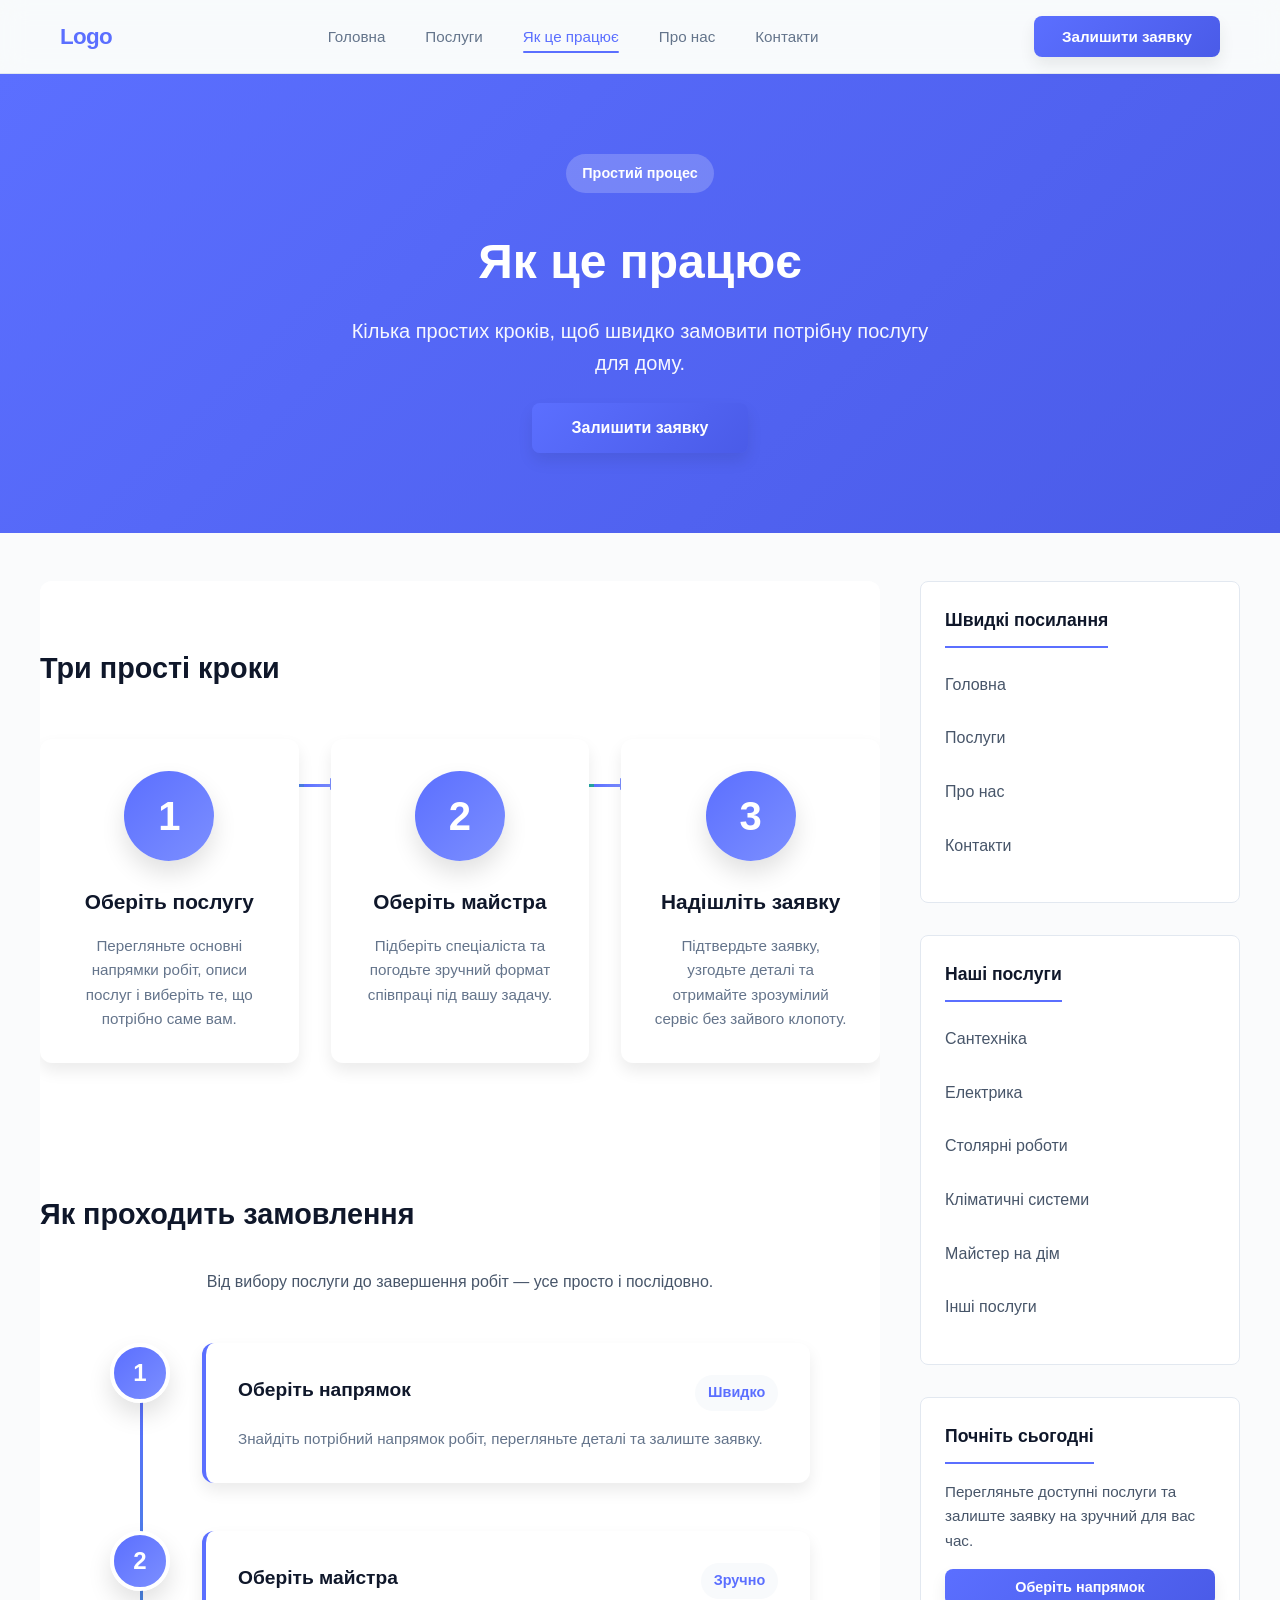
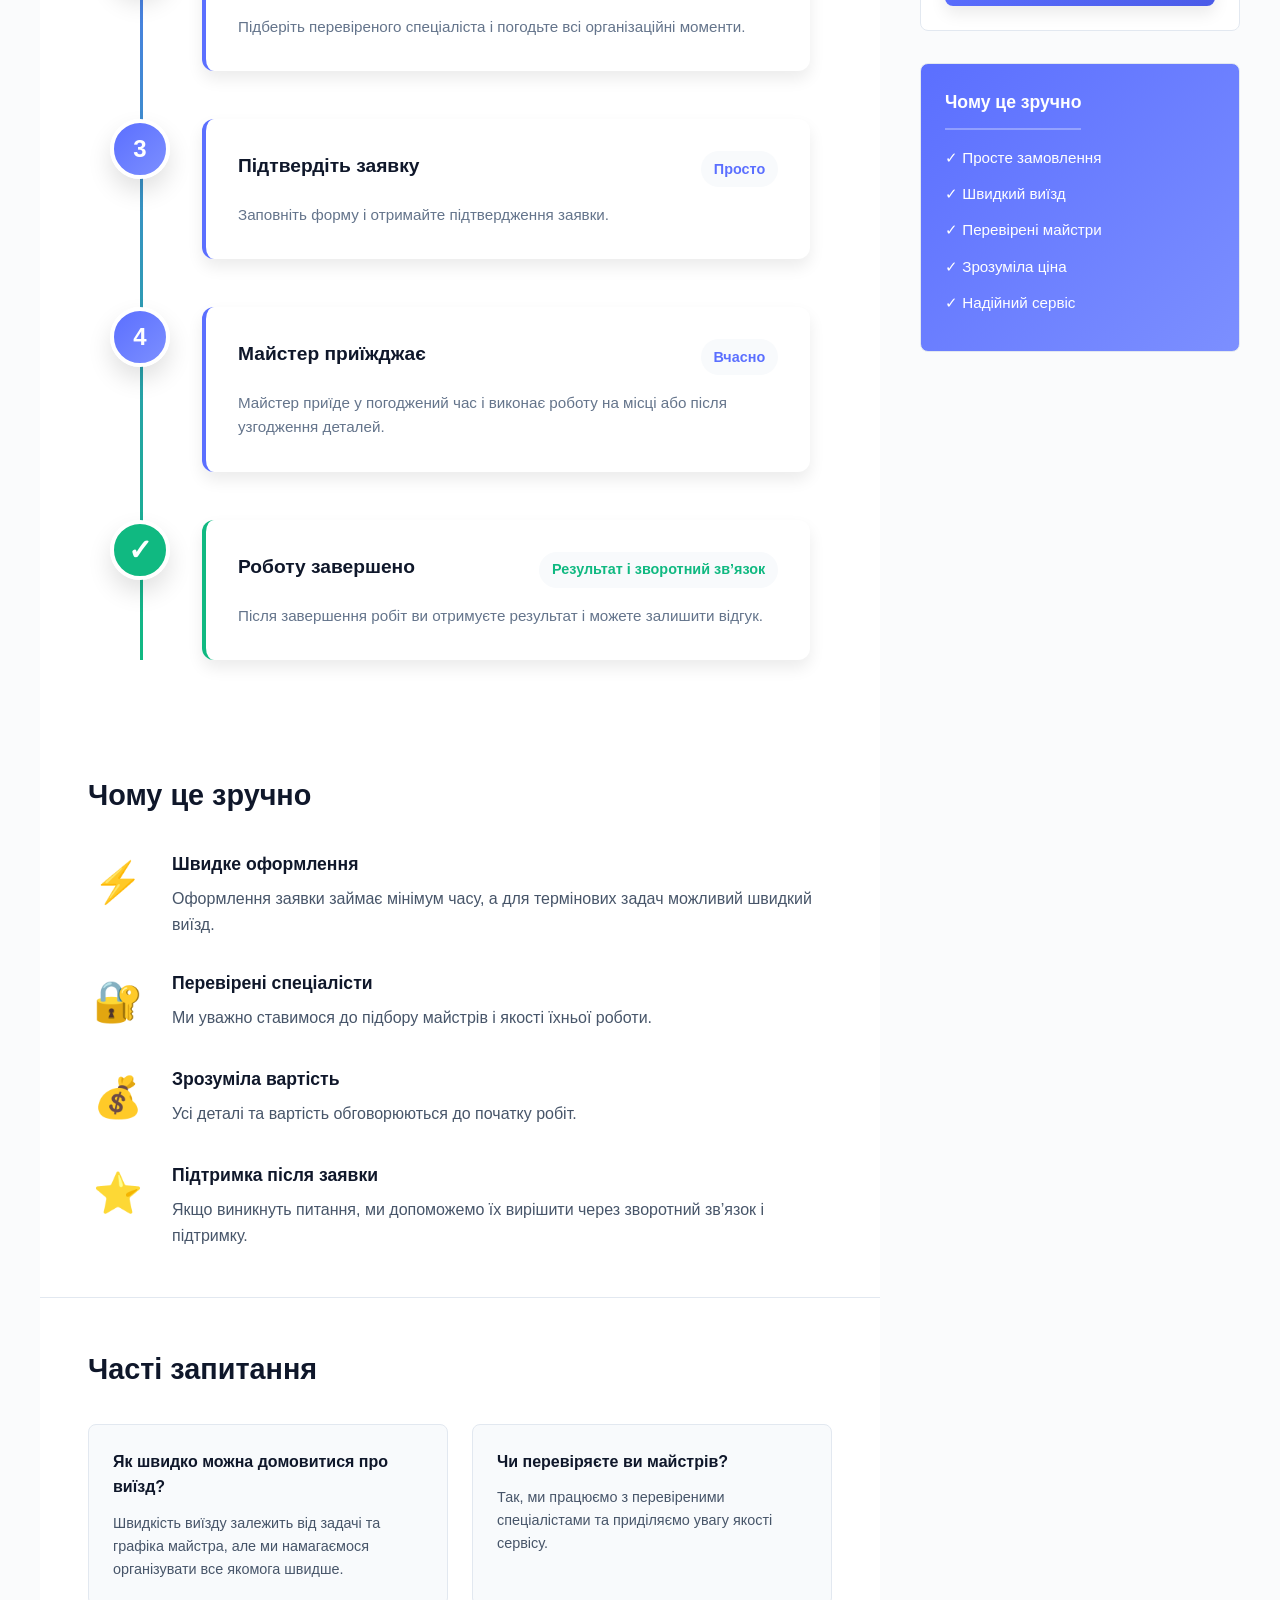
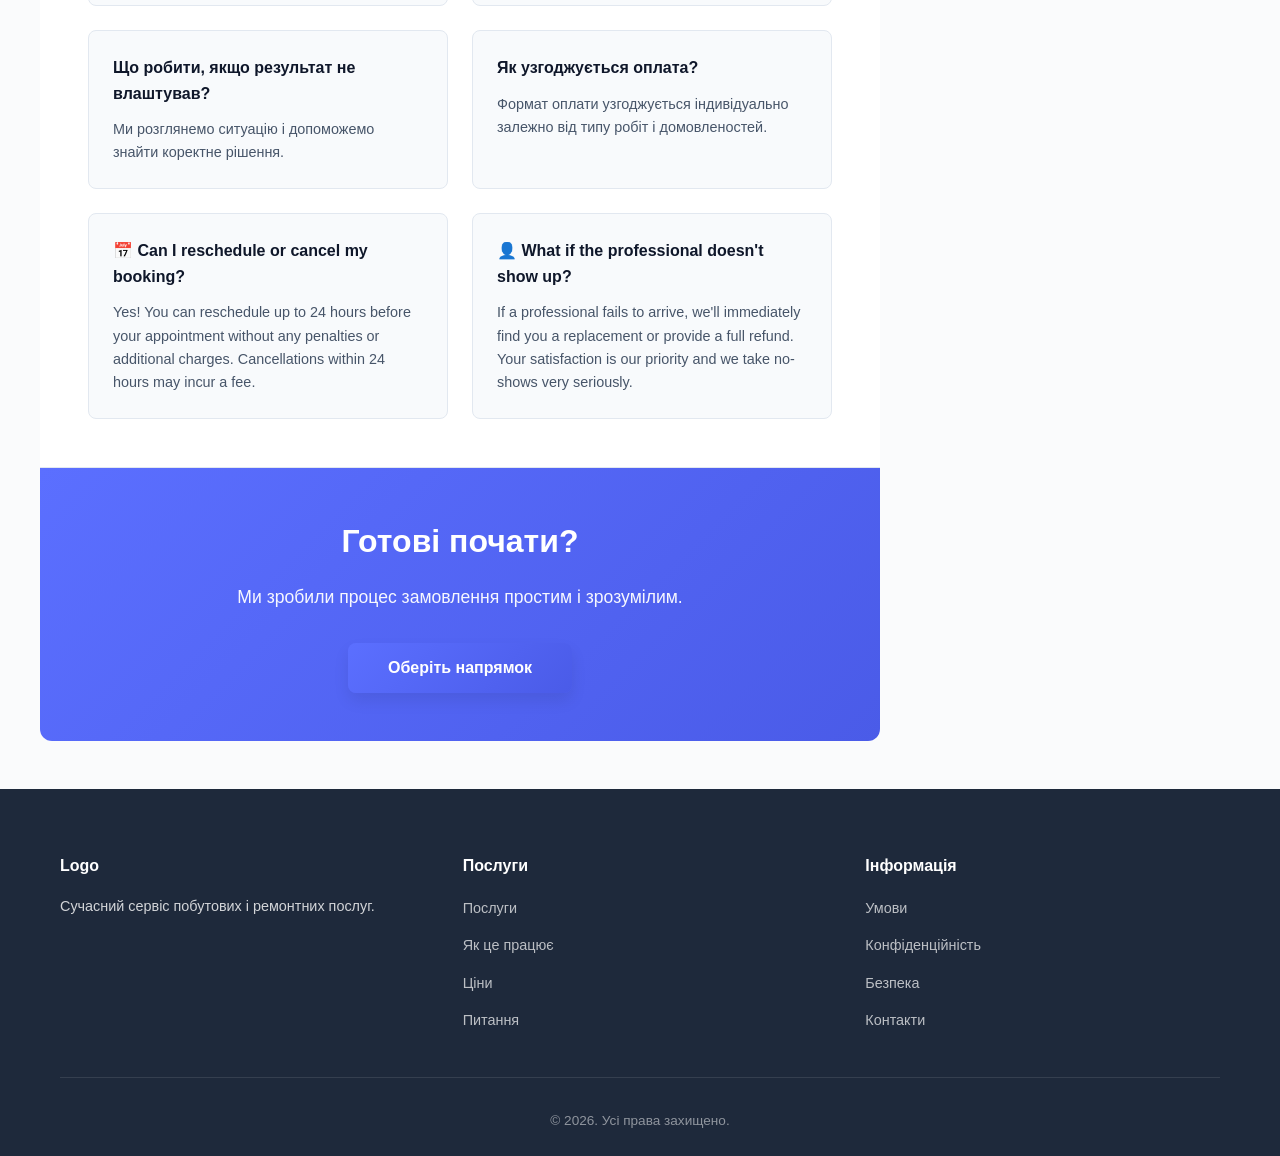
<file: how-it-works.html>
<!DOCTYPE html>
<html lang="uk">

<head>
    <meta charset="UTF-8">
    <meta name="viewport" content="width=device-width, initial-scale=1.0">
    <meta name="description" content="Logo - як працює сервіс домашнього ремонту">
    <title>Як це працює - Logo</title>
    <link rel="stylesheet" href="styles.css">
</head>

<body>
    <!-- Navigation Header -->
    <header class="header">
        <nav class="navbar">
            <div class="container">
                <div class="nav-wrapper">
                    <div class="logo">
                        <a href="index.html" class="logo-text">Logo</a>
                    </div>
                    <button class="mobile-menu-btn" id="mobileMenuBtn">
                        <span></span>
                        <span></span>
                        <span></span>
                    </button>
                    <ul class="nav-menu" id="navMenu">
                        <li><a href="index.html" class="nav-link">Головна</a></li>
                        <li><a href="services.html" class="nav-link">Послуги</a></li>
                        <li><a href="how-it-works.html" class="nav-link active">Як це працює</a></li>
                        <li><a href="about.html" class="nav-link">Про нас</a></li>
                        <li><a href="contact.html" class="nav-link">Контакти</a></li>
                    </ul>
                    <a href="contact.html"><button class="btn btn-primary">Залишити заявку</button></a>
                </div>
            </div>
        </nav>
    </header>

    <!-- Blog Hero -->
    <section class="blog-hero">
        <div class="container">
            <div class="blog-hero-content">
                <span class="blog-category">Простий процес</span>
                <h1>Як це працює</h1>
                <p>Кілька простих кроків, щоб швидко замовити потрібну послугу для дому.</p>
                <a href="contact.html"><button class="btn btn-primary btn-lg">Залишити заявку</button></a>
            </div>
        </div>
    </section>

    <!-- Main Content -->
    <div class="container blog-container">
        <div class="blog-grid">
            <!-- Main Content Area -->
            <main class="blog-main">
                <!-- Main Steps -->
                <section class="steps-flow-section">
                    <h2 class="section-title">Три прості кроки</h2>
                    <div class="steps-flow-grid">
                        <!-- Step 1 -->
                        <div class="step-flow-card">
                            <div class="step-flow-number">1</div>
                            <h3>Оберіть послугу</h3>
                            <p>Перегляньте основні напрямки робіт, описи послуг і виберіть те, що потрібно саме вам.</p>
                            <div class="step-flow-arrow"></div>
                        </div>

                        <!-- Step 2 -->
                        <div class="step-flow-card">
                            <div class="step-flow-number">2</div>
                            <h3>Оберіть майстра</h3>
                            <p>Підберіть спеціаліста та погодьте зручний формат співпраці під вашу задачу.</p>
                            <div class="step-flow-arrow"></div>
                        </div>

                        <!-- Step 3 -->
                        <div class="step-flow-card">
                            <div class="step-flow-number">3</div>
                            <h3>Надішліть заявку</h3>
                            <p>Підтвердьте заявку, узгодьте деталі та отримайте зрозумілий сервіс без зайвого клопоту.</p>
                        </div>
                    </div>
                </section>

                <!-- Complete Journey -->
                <section class="journey-vertical-section">
                    <h2 class="section-title">Як проходить замовлення</h2>
                    <p class="journey-vertical-subtitle">Від вибору послуги до завершення робіт — усе просто і послідовно.</p>
                    
                    <div class="journey-vertical-timeline">
                        <!-- Step 1 -->
                        <div class="journey-vertical-item">
                            <div class="journey-vertical-circle">
                                <span>1</span>
                            </div>
                            <div class="journey-vertical-card">
                                <div class="journey-vertical-header">
                                    <h4>Оберіть напрямок</h4>
                                    <span class="journey-vertical-time">Швидко</span>
                                </div>
                                <p>Знайдіть потрібний напрямок робіт, перегляньте деталі та залиште заявку.</p>
                            </div>
                        </div>

                        <!-- Step 2 -->
                        <div class="journey-vertical-item">
                            <div class="journey-vertical-circle">
                                <span>2</span>
                            </div>
                            <div class="journey-vertical-card">
                                <div class="journey-vertical-header">
                                    <h4>Оберіть майстра</h4>
                                    <span class="journey-vertical-time">Зручно</span>
                                </div>
                                <p>Підберіть перевіреного спеціаліста і погодьте всі організаційні моменти.</p>
                            </div>
                        </div>

                        <!-- Step 3 -->
                        <div class="journey-vertical-item">
                            <div class="journey-vertical-circle">
                                <span>3</span>
                            </div>
                            <div class="journey-vertical-card">
                                <div class="journey-vertical-header">
                                    <h4>Підтвердіть заявку</h4>
                                    <span class="journey-vertical-time">Просто</span>
                                </div>
                                <p>Заповніть форму і отримайте підтвердження заявки.</p>
                            </div>
                        </div>

                        <!-- Step 4 -->
                        <div class="journey-vertical-item">
                            <div class="journey-vertical-circle">
                                <span>4</span>
                            </div>
                            <div class="journey-vertical-card">
                                <div class="journey-vertical-header">
                                    <h4>Майстер приїжджає</h4>
                                    <span class="journey-vertical-time">Вчасно</span>
                                </div>
                                <p>Майстер приїде у погоджений час і виконає роботу на місці або після узгодження деталей.</p>
                            </div>
                        </div>

                        <!-- Step 5 -->
                        <div class="journey-vertical-item journey-vertical-final">
                            <div class="journey-vertical-circle journey-vertical-complete">
                                <span>✓</span>
                            </div>
                            <div class="journey-vertical-card">
                                <div class="journey-vertical-header">
                                    <h4>Роботу завершено</h4>
                                    <span class="journey-vertical-time">Результат і зворотний зв’язок</span>
                                </div>
                                <p>Після завершення робіт ви отримуєте результат і можете залишити відгук.</p>
                            </div>
                        </div>
                    </div>
                </section>

                <!-- Why Choose Fixy -->
                <section class="blog-section">
                    <h2 class="section-title">Чому це зручно</h2>
                    <div class="features-list">
                        <div class="feature-row">
                            <div class="feature-icon">⚡</div>
                            <div class="feature-text">
                                <h4>Швидке оформлення</h4>
                                <p>Оформлення заявки займає мінімум часу, а для термінових задач можливий швидкий виїзд.</p>
                            </div>
                        </div>
                        <div class="feature-row">
                            <div class="feature-icon">🔐</div>
                            <div class="feature-text">
                                <h4>Перевірені спеціалісти</h4>
                                <p>Ми уважно ставимося до підбору майстрів і якості їхньої роботи.</p>
                            </div>
                        </div>
                        <div class="feature-row">
                            <div class="feature-icon">💰</div>
                            <div class="feature-text">
                                <h4>Зрозуміла вартість</h4>
                                <p>Усі деталі та вартість обговорюються до початку робіт.</p>
                            </div>
                        </div>
                        <div class="feature-row">
                            <div class="feature-icon">⭐</div>
                            <div class="feature-text">
                                <h4>Підтримка після заявки</h4>
                                <p>Якщо виникнуть питання, ми допоможемо їх вирішити через зворотний зв’язок і підтримку.</p>
                            </div>
                        </div>
                    </div>
                </section>

                <!-- FAQ -->
                <section class="blog-section">
                    <h2 class="section-title">Часті запитання</h2>
                    <div class="faq-blog">
                        <div class="faq-blog-item">
                            <h4>Як швидко можна домовитися про виїзд?</h4>
                            <p>Швидкість виїзду залежить від задачі та графіка майстра, але ми намагаємося організувати все якомога швидше.</p>
                        </div>

                        <div class="faq-blog-item">
                            <h4>Чи перевіряєте ви майстрів?</h4>
                            <p>Так, ми працюємо з перевіреними спеціалістами та приділяємо увагу якості сервісу.</p>
                        </div>

                        <div class="faq-blog-item">
                            <h4>Що робити, якщо результат не влаштував?</h4>
                            <p>Ми розглянемо ситуацію і допоможемо знайти коректне рішення.</p>
                        </div>

                        <div class="faq-blog-item">
                            <h4>Як узгоджується оплата?</h4>
                            <p>Формат оплати узгоджується індивідуально залежно від типу робіт і домовленостей.</p>
                        </div>

                        <div class="faq-blog-item">
                            <h4>📅 Can I reschedule or cancel my booking?</h4>
                            <p>Yes! You can reschedule up to 24 hours before your appointment without any penalties or additional charges. Cancellations within 24 hours may incur a fee.</p>
                        </div>

                        <div class="faq-blog-item">
                            <h4>👤 What if the professional doesn't show up?</h4>
                            <p>If a professional fails to arrive, we'll immediately find you a replacement or provide a full refund. Your satisfaction is our priority and we take no-shows very seriously.</p>
                        </div>
                    </div>
                </section>

                <!-- CTA -->
                <section class="blog-cta-section">
                    <h2>Готові почати?</h2>
                    <p>Ми зробили процес замовлення простим і зрозумілим.</p>
                    <a href="services.html"><button class="btn btn-primary btn-lg">Оберіть напрямок</button></a>
                </section>
            </main>

            <!-- Sidebar -->
            <aside class="blog-sidebar">
                <!-- Швидкі посилання -->
                <div class="sidebar-widget">
                    <h3>Швидкі посилання</h3>
                    <ul class="sidebar-links">
                        <li><a href="index.html">Головна</a></li>
                        <li><a href="services.html">Послуги</a></li>
                        <li><a href="about.html">Про нас</a></li>
                        <li><a href="contact.html">Контакти</a></li>
                    </ul>
                </div>

                <!-- Service Categories -->
                <div class="sidebar-widget">
                    <h3>Наші послуги</h3>
                    <ul class="sidebar-links">
                        <li><a href="services.html">Сантехніка</a></li>
                        <li><a href="services.html">Електрика</a></li>
                        <li><a href="services.html">Столярні роботи</a></li>
                        <li><a href="services.html">Кліматичні системи</a></li>
                        <li><a href="services.html">Майстер на дім</a></li>
                        <li><a href="services.html">Інші послуги</a></li>
                    </ul>
                </div>

                <!-- About Widget -->
                <div class="sidebar-widget about-widget">
                    <h3>Почніть сьогодні</h3>
                    <p>Перегляньте доступні послуги та залиште заявку на зручний для вас час.</p>
                    <div class="sidebar-cta">
                        <a href="services.html"><button class="btn btn-primary btn-sm">Оберіть напрямок</button></a>
                    </div>
                </div>

                <!-- Why Us -->
                <div class="sidebar-widget trust-widget">
                    <h3>Чому це зручно</h3>
                    <ul class="trust-list">
                        <li>✓ Просте замовлення</li>
                        <li>✓ Швидкий виїзд</li>
                        <li>✓ Перевірені майстри</li>
                        <li>✓ Зрозуміла ціна</li>
                        <li>✓ Надійний сервіс</li>
                    </ul>
                </div>
            </aside>
        </div>
    </div>

    <!-- Footer -->
    <footer class="footer">
        <div class="container">
            <div class="footer-grid">
                <div class="footer-col">
                    <h4>Logo</h4>
                    <p>Сучасний сервіс побутових і ремонтних послуг.</p>
                </div>
                <div class="footer-col">
                    <h4>Послуги</h4>
                    <ul>
                        <li><a href="services.html">Послуги</a></li>
                        <li><a href="how-it-works.html">Як це працює</a></li>
                        <li><a href="#">Ціни</a></li>
                        <li><a href="#">Питання</a></li>
                    </ul>
                </div>
                <div class="footer-col">
                    <h4>Інформація</h4>
                    <ul>
                        <li><a href="terms.html">Умови</a></li>
                        <li><a href="privacy.html">Конфіденційність</a></li>
                        <li><a href="security.html">Безпека</a></li>
                        <li><a href="contact.html">Контакти</a></li>
                    </ul>
                </div>
            </div>
            <div class="footer-bottom">
                <p>&copy; 2026. Усі права захищено.</p>
            </div>
        </div>
    </footer>

    <script src="script.js"></script>
</body>

</html>
</file>
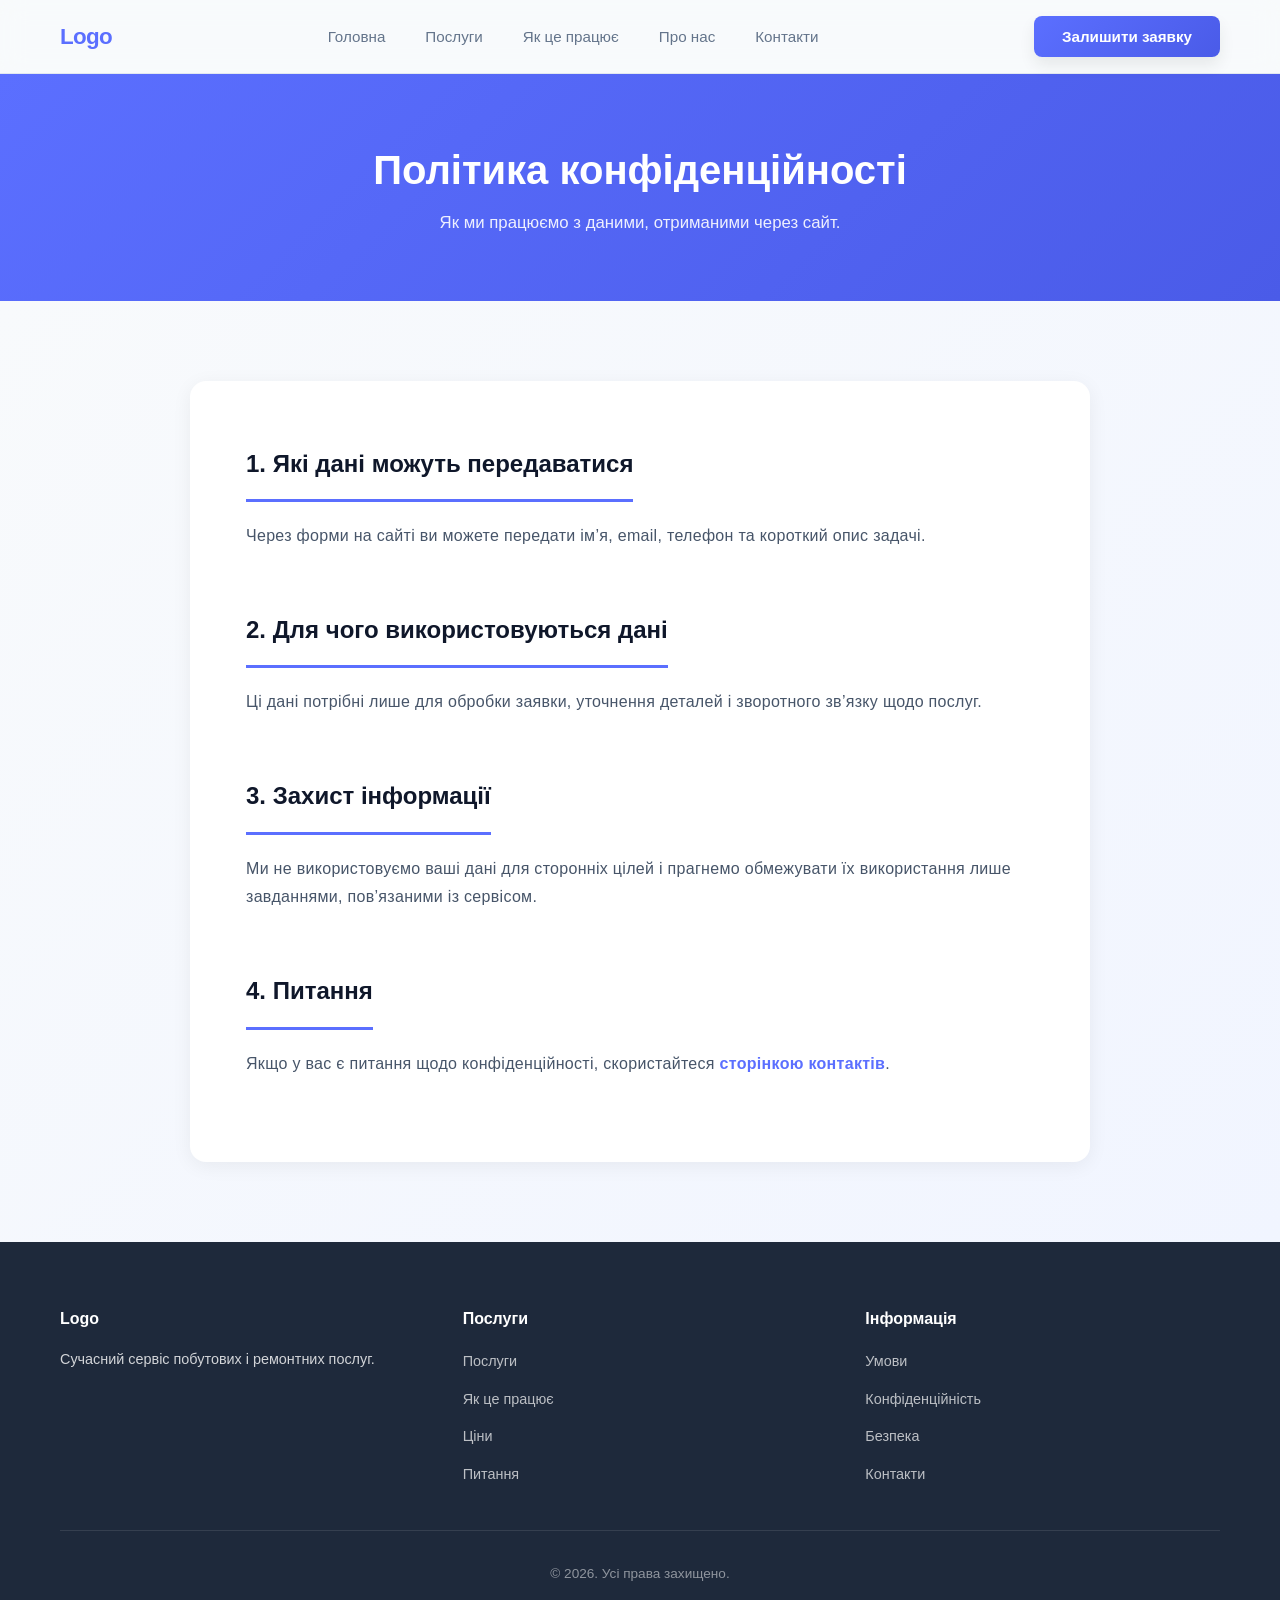
<file: privacy.html>
<!DOCTYPE html>
<html lang="uk">
<head>
    <meta charset="UTF-8">
    <meta name="viewport" content="width=device-width, initial-scale=1.0">
    <meta name="description" content="Logo - політика конфіденційності">
    <title>Політика конфіденційності - Logo</title>
    <link rel="stylesheet" href="styles.css">
</head>
<body>
    <!-- Navigation Header -->
    <header class="header">
        <nav class="navbar">
            <div class="container">
                <div class="nav-wrapper">
                    <div class="logo">
                        <a href="index.html" class="logo-text">Logo</a>
                    </div>
                    <button class="mobile-menu-btn" id="mobileMenuBtn">
                        <span></span>
                        <span></span>
                        <span></span>
                    </button>
                    <ul class="nav-menu" id="navMenu">
                        <li><a href="index.html" class="nav-link">Головна</a></li>
                        <li><a href="services.html" class="nav-link">Послуги</a></li>
                        <li><a href="how-it-works.html" class="nav-link">Як це працює</a></li>
                        <li><a href="about.html" class="nav-link">Про нас</a></li>
                        <li><a href="contact.html" class="nav-link">Контакти</a></li>
                    </ul>
                    <a href="contact.html"><button class="btn btn-primary">Залишити заявку</button></a>
                </div>
            </div>
        </nav>
    </header>

    <!-- Page Header -->
    <section class="page-header">
        <div class="container">
            <h1>Політика конфіденційності</h1>
            <p>Як ми працюємо з даними, отриманими через сайт.</p>
        </div>
    </section>

    <!-- Privacy Content -->
    <section class="legal-content">
        <div class="container">
            <div class="legal-text"><h2>1. Які дані можуть передаватися</h2><p>Через форми на сайті ви можете передати ім’я, email, телефон та короткий опис задачі.</p><h2>2. Для чого використовуються дані</h2><p>Ці дані потрібні лише для обробки заявки, уточнення деталей і зворотного зв’язку щодо послуг.</p><h2>3. Захист інформації</h2><p>Ми не використовуємо ваші дані для сторонніх цілей і прагнемо обмежувати їх використання лише завданнями, пов’язаними із сервісом.</p><h2>4. Питання</h2><p>Якщо у вас є питання щодо конфіденційності, скористайтеся <a href="contact.html">сторінкою контактів</a>.</p></div>
        </div>
    </section>

    <!-- Footer -->
    <footer class="footer">
        <div class="container">
            <div class="footer-grid">
                <div class="footer-col">
                    <h4>Logo</h4>
                    <p>Сучасний сервіс побутових і ремонтних послуг.</p>
                </div>
                <div class="footer-col">
                    <h4>Послуги</h4>
                    <ul>
                        <li><a href="services.html">Послуги</a></li>
                        <li><a href="how-it-works.html">Як це працює</a></li>
                        <li><a href="#">Ціни</a></li>
                        <li><a href="#">Питання</a></li>
                    </ul>
                </div>
                <div class="footer-col">
                    <h4>Інформація</h4>
                    <ul>
                        <li><a href="terms.html">Умови</a></li>
                        <li><a href="privacy.html">Конфіденційність</a></li>
                        <li><a href="security.html">Безпека</a></li>
                        <li><a href="contact.html">Контакти</a></li>
                    </ul>
                </div>
            </div>
            <div class="footer-bottom">
                <p>&copy; 2026. Усі права захищено.</p>
            </div>
        </div>
    </footer>

    <script src="script.js"></script>
</body>
</html>
</file>
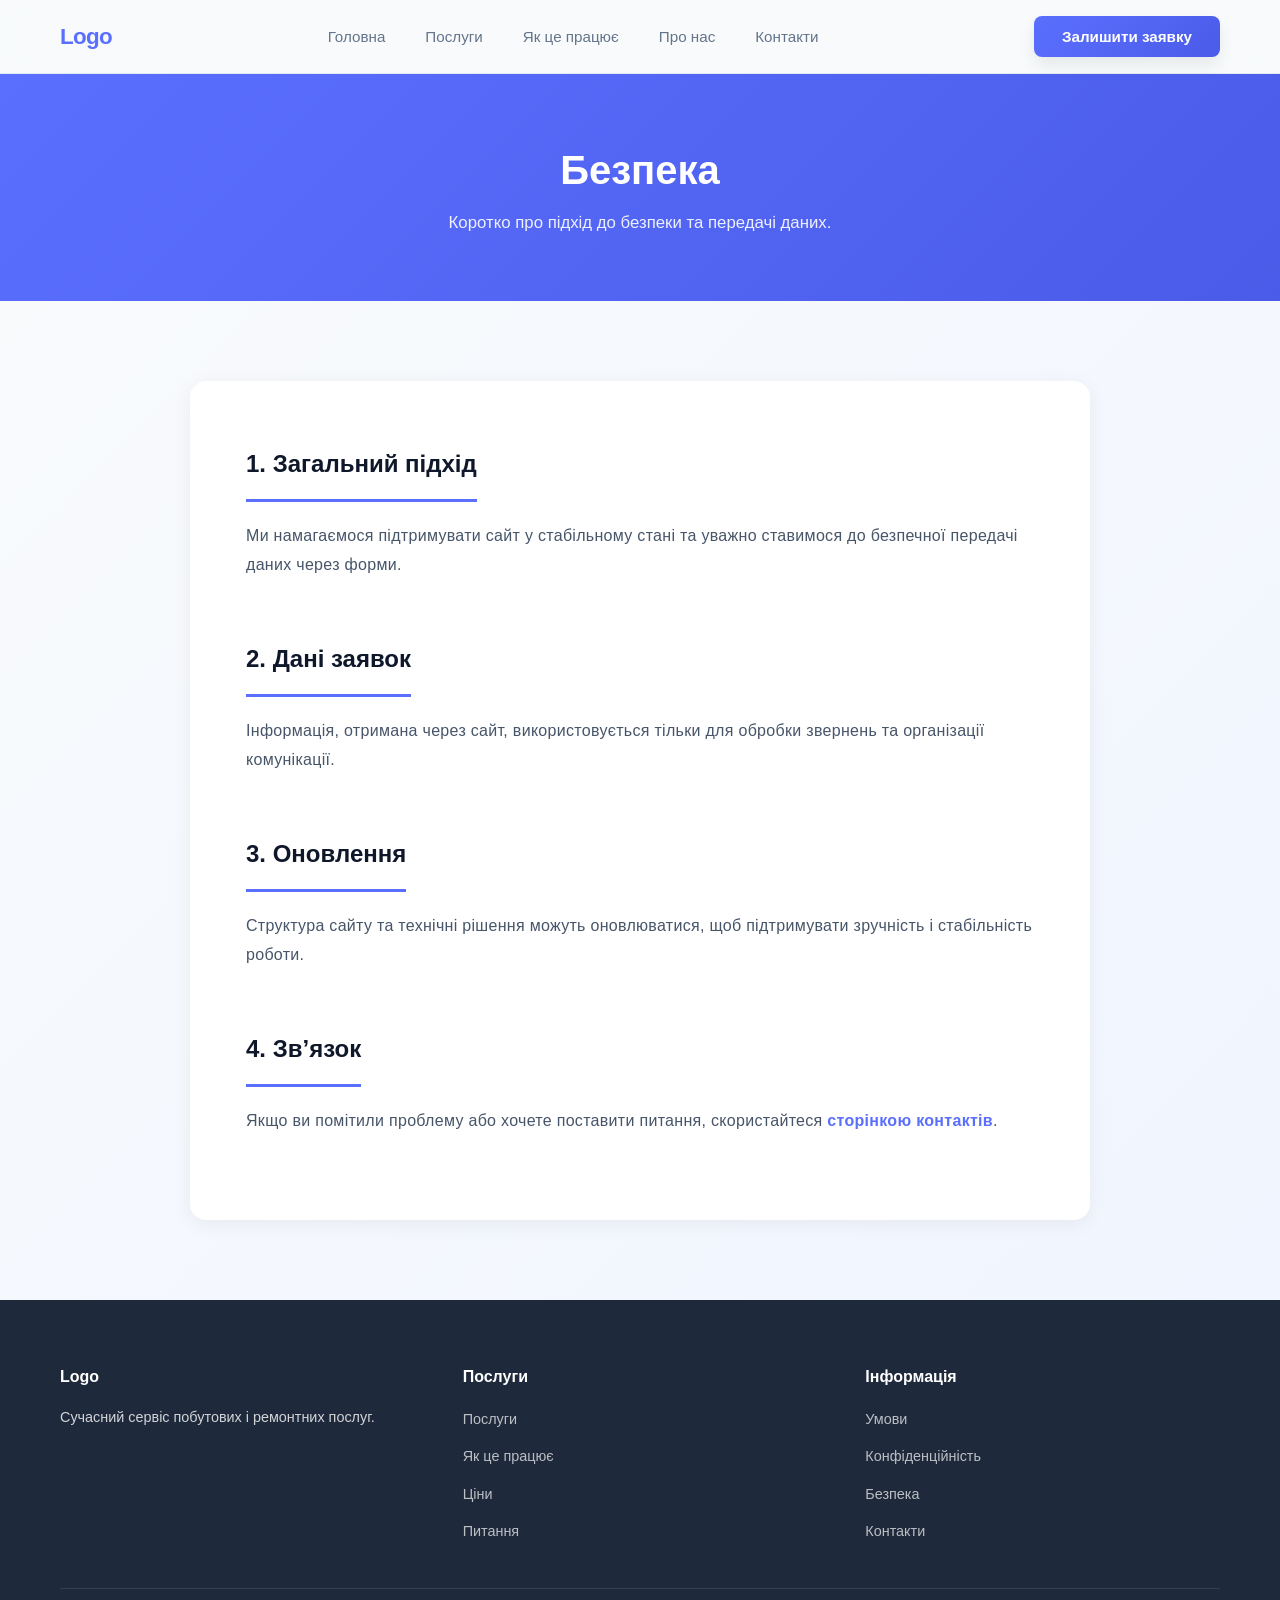
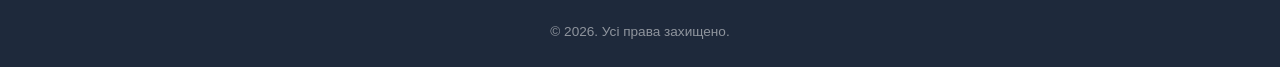
<file: security.html>
<!DOCTYPE html>
<html lang="uk">
<head>
    <meta charset="UTF-8">
    <meta name="viewport" content="width=device-width, initial-scale=1.0">
    <meta name="description" content="Logo - безпека та захист даних">
    <title>Безпека - Logo</title>
    <link rel="stylesheet" href="styles.css">
</head>
<body>
    <!-- Navigation Header -->
    <header class="header">
        <nav class="navbar">
            <div class="container">
                <div class="nav-wrapper">
                    <div class="logo">
                        <a href="index.html" class="logo-text">Logo</a>
                    </div>
                    <button class="mobile-menu-btn" id="mobileMenuBtn">
                        <span></span>
                        <span></span>
                        <span></span>
                    </button>
                    <ul class="nav-menu" id="navMenu">
                        <li><a href="index.html" class="nav-link">Головна</a></li>
                        <li><a href="services.html" class="nav-link">Послуги</a></li>
                        <li><a href="how-it-works.html" class="nav-link">Як це працює</a></li>
                        <li><a href="about.html" class="nav-link">Про нас</a></li>
                        <li><a href="contact.html" class="nav-link">Контакти</a></li>
                    </ul>
                    <a href="contact.html"><button class="btn btn-primary">Залишити заявку</button></a>
                </div>
            </div>
        </nav>
    </header>

    <!-- Page Header -->
    <section class="page-header">
        <div class="container">
            <h1>Безпека</h1>
            <p>Коротко про підхід до безпеки та передачі даних.</p>
        </div>
    </section>

    <!-- Безпека Content -->
    <section class="legal-content">
        <div class="container">
            <div class="legal-text"><h2>1. Загальний підхід</h2><p>Ми намагаємося підтримувати сайт у стабільному стані та уважно ставимося до безпечної передачі даних через форми.</p><h2>2. Дані заявок</h2><p>Інформація, отримана через сайт, використовується тільки для обробки звернень та організації комунікації.</p><h2>3. Оновлення</h2><p>Структура сайту та технічні рішення можуть оновлюватися, щоб підтримувати зручність і стабільність роботи.</p><h2>4. Зв’язок</h2><p>Якщо ви помітили проблему або хочете поставити питання, скористайтеся <a href="contact.html">сторінкою контактів</a>.</p></div>
        </div>
    </section>

    <!-- Footer -->
    <footer class="footer">
        <div class="container">
            <div class="footer-grid">
                <div class="footer-col">
                    <h4>Logo</h4>
                    <p>Сучасний сервіс побутових і ремонтних послуг.</p>
                </div>
                <div class="footer-col">
                    <h4>Послуги</h4>
                    <ul>
                        <li><a href="services.html">Послуги</a></li>
                        <li><a href="how-it-works.html">Як це працює</a></li>
                        <li><a href="#">Ціни</a></li>
                        <li><a href="#">Питання</a></li>
                    </ul>
                </div>
                <div class="footer-col">
                    <h4>Інформація</h4>
                    <ul>
                        <li><a href="terms.html">Умови</a></li>
                        <li><a href="privacy.html">Конфіденційність</a></li>
                        <li><a href="security.html">Безпека</a></li>
                        <li><a href="contact.html">Контакти</a></li>
                    </ul>
                </div>
            </div>
            <div class="footer-bottom">
                <p>&copy; 2026. Усі права захищено.</p>
            </div>
        </div>
    </footer>

    <script src="script.js"></script>
</body>
</html>
</file>
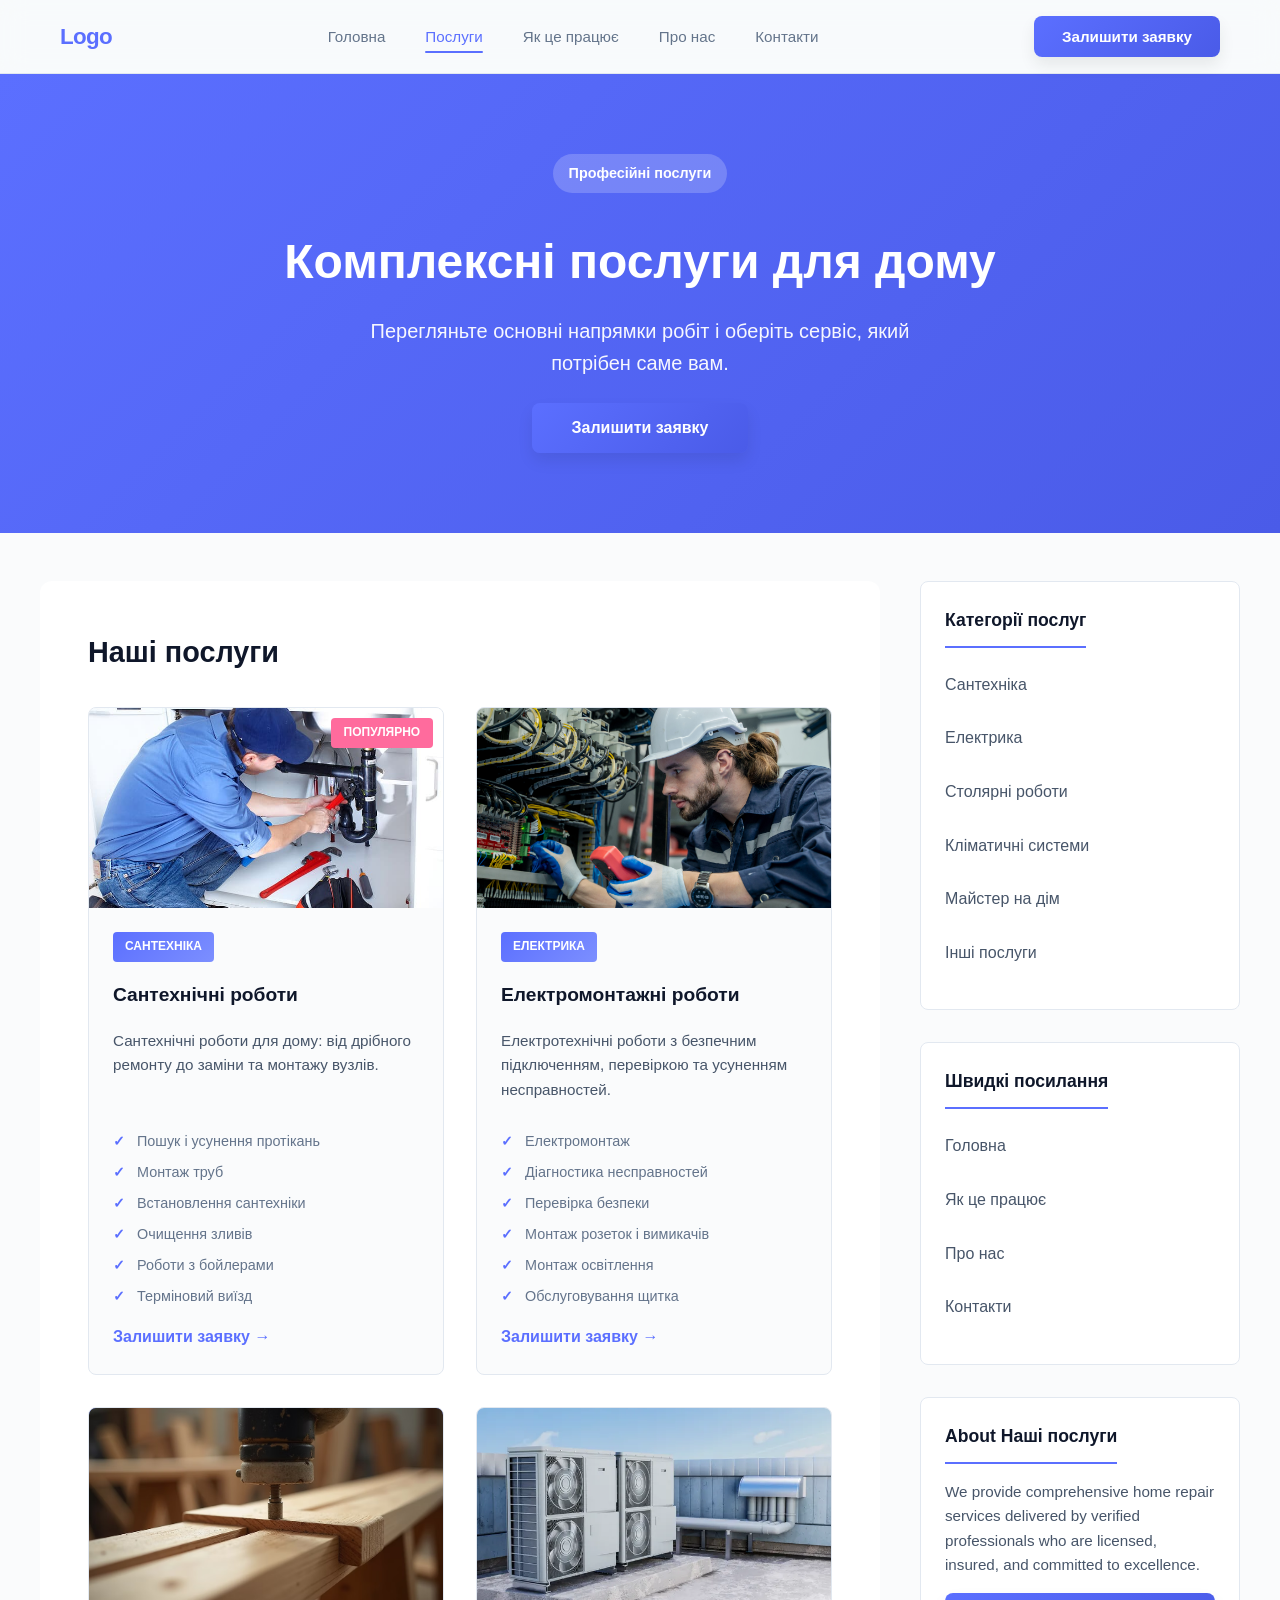
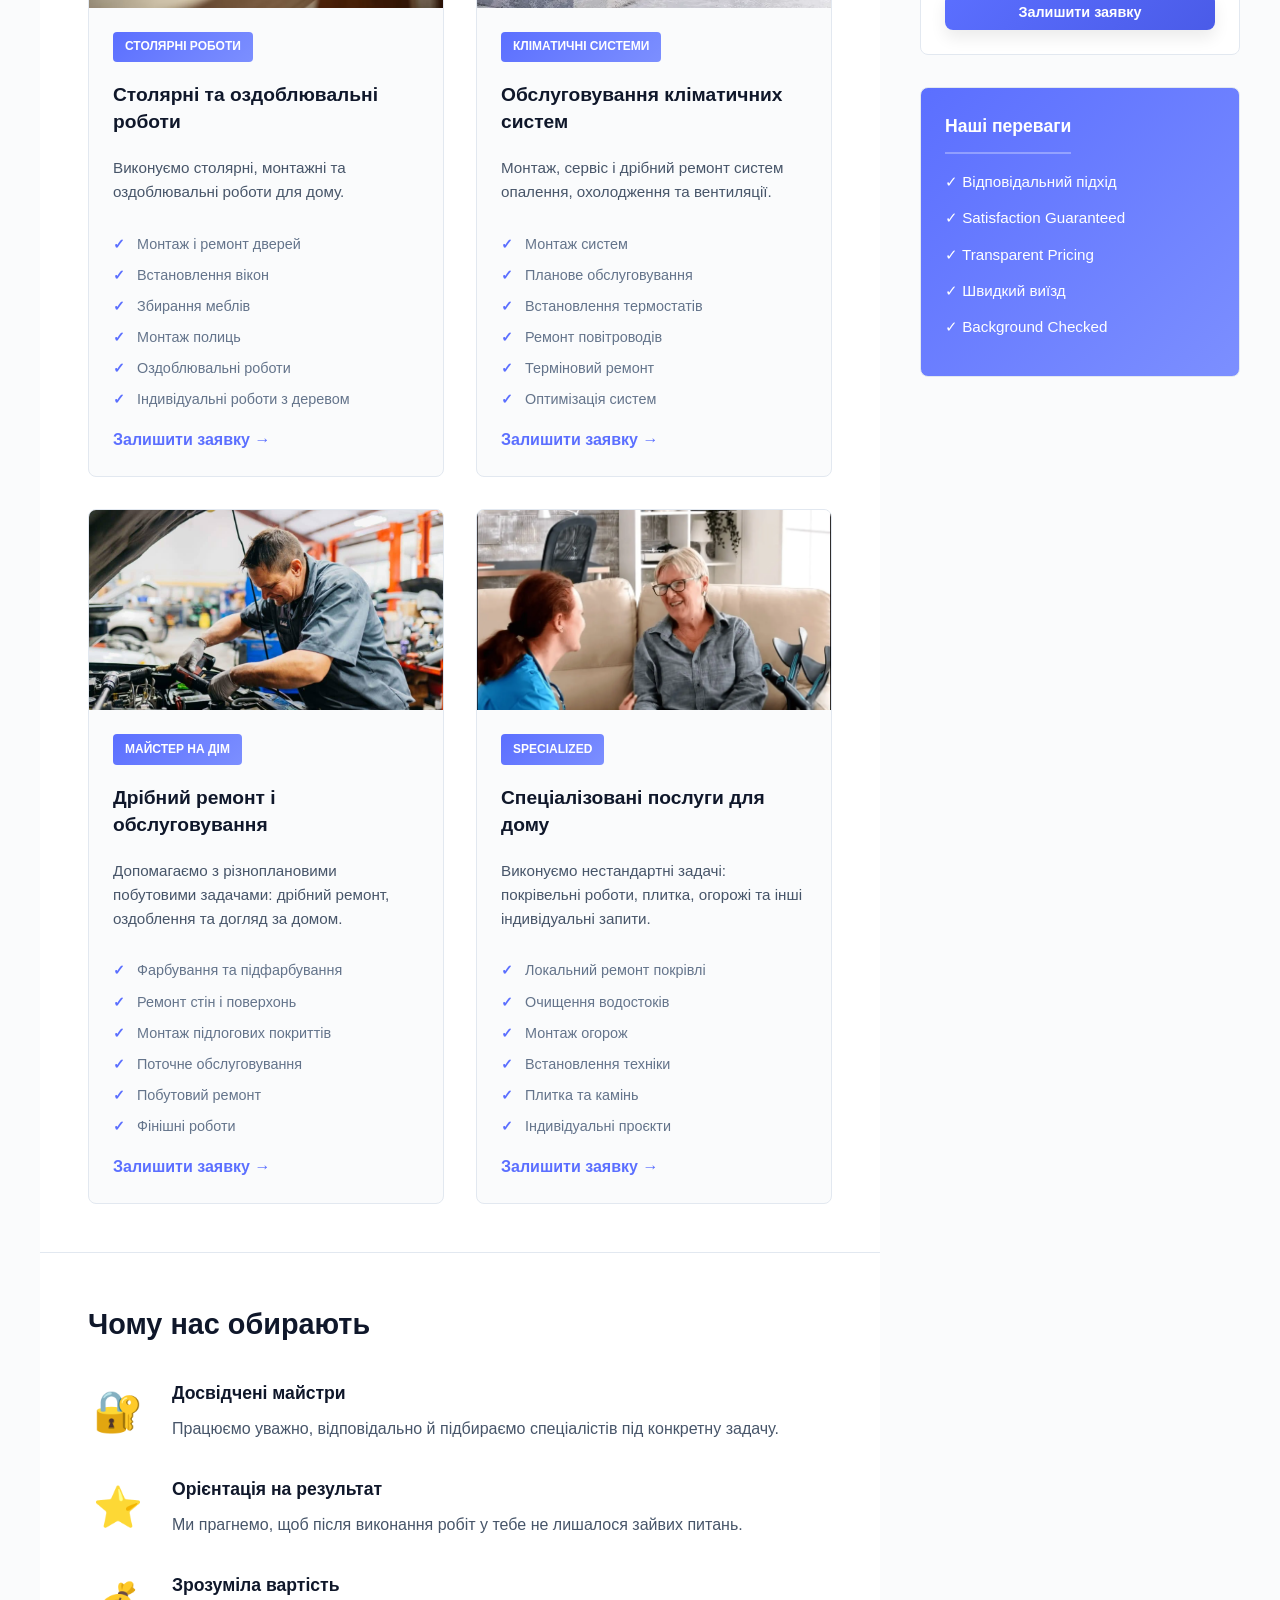
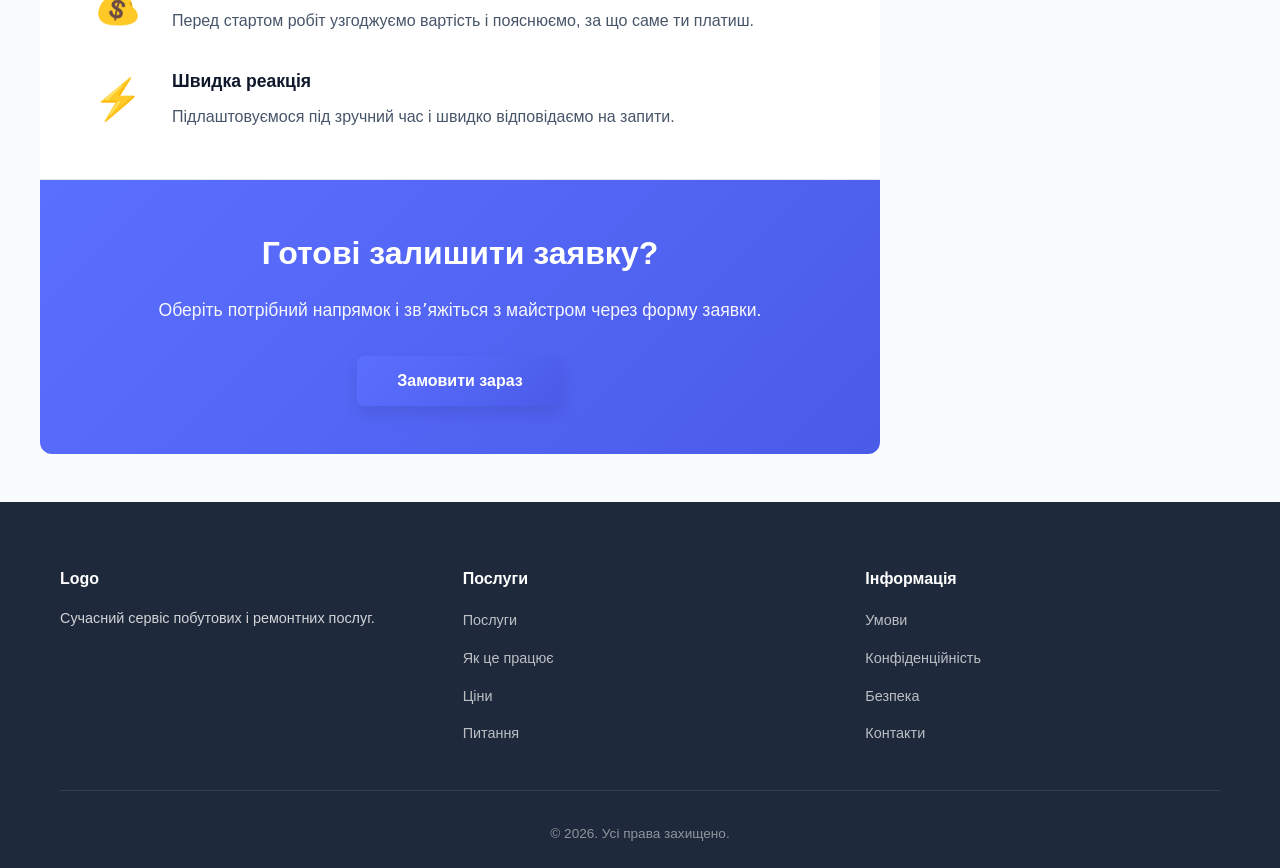
<file: services.html>
<!DOCTYPE html>
<html lang="uk">

<head>
    <meta charset="UTF-8">
    <meta name="viewport" content="width=device-width, initial-scale=1.0">
    <meta name="description" content="Logo - послуги з ремонту та обслуговування для дому">
    <title>Послуги - Logo</title>
    <link rel="stylesheet" href="styles.css">
</head>

<body>
    <!-- Navigation Header -->
    <header class="header">
        <nav class="navbar">
            <div class="container">
                <div class="nav-wrapper">
                    <div class="logo">
                        <a href="index.html" class="logo-text">Logo</a>
                    </div>
                    <button class="mobile-menu-btn" id="mobileMenuBtn">
                        <span></span>
                        <span></span>
                        <span></span>
                    </button>
                    <ul class="nav-menu" id="navMenu">
                        <li><a href="index.html" class="nav-link">Головна</a></li>
                        <li><a href="services.html" class="nav-link active">Послуги</a></li>
                        <li><a href="how-it-works.html" class="nav-link">Як це працює</a></li>
                        <li><a href="about.html" class="nav-link">Про нас</a></li>
                        <li><a href="contact.html" class="nav-link">Контакти</a></li>
                    </ul>
                    <a href="contact.html"><button class="btn btn-primary">Залишити заявку</button></a>
                </div>
            </div>
        </nav>
    </header>

    <!-- Blog Hero -->
    <section class="blog-hero">
        <div class="container">
            <div class="blog-hero-content">
                <span class="blog-category">Професійні послуги</span>
                <h1>Комплексні послуги для дому</h1>
                <p>Перегляньте основні напрямки робіт і оберіть сервіс, який потрібен саме вам.</p>
                <a href="contact.html"><button class="btn btn-primary btn-lg">Залишити заявку</button></a>
            </div>
        </div>
    </section>

    <!-- Main Content -->
    <div class="container blog-container">
        <div class="blog-grid">
            <!-- Main Content Area -->
            <main class="blog-main">
                <!-- Services Grid -->
                <section class="blog-posts-section">
                    <h2 class="section-title">Наші послуги</h2>
                    <div class="blog-posts-grid services-grid-blog">
                        <!-- Plumbing -->
                         <article class="blog-post-card service-blog-card">
                             <div class="service-badge-blog">Популярно</div>
                             <div class="post-image">
                                 <img src="img/ProfessionalPlumbingServices.png" alt="Сантехнічні роботи" class="post-img">
                             </div>
                            <div class="post-content">
                                <div class="post-meta-small">
                                    <span class="post-category">Сантехніка</span>
                                </div>
                                <h3>Сантехнічні роботи</h3>
                                <p>Сантехнічні роботи для дому: від дрібного ремонту до заміни та монтажу вузлів.</p>
                                <ul class="post-list">
                                    <li>Пошук і усунення протікань</li>
                                    <li>Монтаж труб</li>
                                    <li>Встановлення сантехніки</li>
                                    <li>Очищення зливів</li>
                                    <li>Роботи з бойлерами</li>
                                    <li>Терміновий виїзд</li>
                                </ul>
                                <a href="contact.html" class="read-more">Залишити заявку →</a>
                            </div>
                        </article>

                        <!-- Electrical -->
                         <article class="blog-post-card service-blog-card">
                             <div class="post-image">
                                 <img src="img/ExpertElectricalSolutions.png" alt="Електромонтажні роботи" class="post-img">
                             </div>
                            <div class="post-content">
                                <div class="post-meta-small">
                                    <span class="post-category">Електрика</span>
                                </div>
                                <h3>Електромонтажні роботи</h3>
                                <p>Електротехнічні роботи з безпечним підключенням, перевіркою та усуненням несправностей.</p>
                                <ul class="post-list">
                                    <li>Електромонтаж</li>
                                    <li>Діагностика несправностей</li>
                                    <li>Перевірка безпеки</li>
                                    <li>Монтаж розеток і вимикачів</li>
                                    <li>Монтаж освітлення</li>
                                    <li>Обслуговування щитка</li>
                                </ul>
                                <a href="contact.html" class="read-more">Залишити заявку →</a>
                            </div>
                        </article>

                        <!-- Carpentry -->
                         <article class="blog-post-card service-blog-card">
                             <div class="post-image">
                                 <img src="img/QualityCarpentry&Woodwork.png" alt="Столярні та оздоблювальні роботи" class="post-img">
                             </div>
                            <div class="post-content">
                                <div class="post-meta-small">
                                    <span class="post-category">Столярні роботи</span>
                                </div>
                                <h3>Столярні та оздоблювальні роботи</h3>
                                <p>Виконуємо столярні, монтажні та оздоблювальні роботи для дому.</p>
                                <ul class="post-list">
                                    <li>Монтаж і ремонт дверей</li>
                                    <li>Встановлення вікон</li>
                                    <li>Збирання меблів</li>
                                    <li>Монтаж полиць</li>
                                    <li>Оздоблювальні роботи</li>
                                    <li>Індивідуальні роботи з деревом</li>
                                </ul>
                                <a href="contact.html" class="read-more">Залишити заявку →</a>
                            </div>
                        </article>

                        <!-- HVAC -->
                         <article class="blog-post-card service-blog-card">
                             <div class="post-image">
                                 <img src="img/ClimateControlExcellence.png" alt="Обслуговування кліматичних систем" class="post-img">
                             </div>
                            <div class="post-content">
                                <div class="post-meta-small">
                                    <span class="post-category">Кліматичні системи</span>
                                </div>
                                <h3>Обслуговування кліматичних систем</h3>
                                <p>Монтаж, сервіс і дрібний ремонт систем опалення, охолодження та вентиляції.</p>
                                <ul class="post-list">
                                    <li>Монтаж систем</li>
                                    <li>Планове обслуговування</li>
                                    <li>Встановлення термостатів</li>
                                    <li>Ремонт повітроводів</li>
                                    <li>Терміновий ремонт</li>
                                    <li>Оптимізація систем</li>
                                </ul>
                                <a href="contact.html" class="read-more">Залишити заявку →</a>
                            </div>
                        </article>

                        <!-- Handyman -->
                         <article class="blog-post-card service-blog-card">
                             <div class="post-image">
                                 <img src="img/GeneralRepairs&Maintenance.png" alt="Дрібний ремонт і обслуговування" class="post-img">
                             </div>
                            <div class="post-content">
                                <div class="post-meta-small">
                                    <span class="post-category">Майстер на дім</span>
                                </div>
                                <h3>Дрібний ремонт і обслуговування</h3>
                                <p>Допомагаємо з різноплановими побутовими задачами: дрібний ремонт, оздоблення та догляд за домом.</p>
                                <ul class="post-list">
                                    <li>Фарбування та підфарбування</li>
                                    <li>Ремонт стін і поверхонь</li>
                                    <li>Монтаж підлогових покриттів</li>
                                    <li>Поточне обслуговування</li>
                                    <li>Побутовий ремонт</li>
                                    <li>Фінішні роботи</li>
                                </ul>
                                <a href="contact.html" class="read-more">Залишити заявку →</a>
                            </div>
                        </article>

                        <!-- More Services -->
                         <article class="blog-post-card service-blog-card">
                             <div class="post-image">
                                 <img src="img/SpecializedHomeServices.png" alt="Спеціалізовані послуги для дому" class="post-img">
                             </div>
                            <div class="post-content">
                                <div class="post-meta-small">
                                    <span class="post-category">Specialized</span>
                                </div>
                                <h3>Спеціалізовані послуги для дому</h3>
                                <p>Виконуємо нестандартні задачі: покрівельні роботи, плитка, огорожі та інші індивідуальні запити.</p>
                                <ul class="post-list">
                                    <li>Локальний ремонт покрівлі</li>
                                    <li>Очищення водостоків</li>
                                    <li>Монтаж огорож</li>
                                    <li>Встановлення техніки</li>
                                    <li>Плитка та камінь</li>
                                    <li>Індивідуальні проєкти</li>
                                </ul>
                                <a href="contact.html" class="read-more">Залишити заявку →</a>
                            </div>
                        </article>
                    </div>
                </section>

                <!-- Why Services Stand Out -->
                <section class="blog-section">
                    <h2 class="section-title">Чому нас обирають</h2>
                    <div class="features-list">
                        <div class="feature-row">
                            <div class="feature-icon">🔐</div>
                            <div class="feature-text">
                                <h4>Досвідчені майстри</h4>
                                <p>Працюємо уважно, відповідально й підбираємо спеціалістів під конкретну задачу.</p>
                            </div>
                        </div>
                        <div class="feature-row">
                            <div class="feature-icon">⭐</div>
                            <div class="feature-text">
                                <h4>Орієнтація на результат</h4>
                                <p>Ми прагнемо, щоб після виконання робіт у тебе не лишалося зайвих питань.</p>
                            </div>
                        </div>
                        <div class="feature-row">
                            <div class="feature-icon">💰</div>
                            <div class="feature-text">
                                <h4>Зрозуміла вартість</h4>
                                <p>Перед стартом робіт узгоджуємо вартість і пояснюємо, за що саме ти платиш.</p>
                            </div>
                        </div>
                        <div class="feature-row">
                            <div class="feature-icon">⚡</div>
                            <div class="feature-text">
                                <h4>Швидка реакція</h4>
                                <p>Підлаштовуємося під зручний час і швидко відповідаємо на запити.</p>
                            </div>
                        </div>
                    </div>
                </section>

                <!-- CTA -->
                <section class="blog-cta-section">
                    <h2>Готові залишити заявку?</h2>
                    <p>Оберіть потрібний напрямок і звʼяжіться з майстром через форму заявки.</p>
                    <a href="contact.html"><button class="btn btn-primary btn-lg">Замовити зараз</button></a>
                </section>
            </main>

            <!-- Sidebar -->
            <aside class="blog-sidebar">
                <!-- Категорії послуг -->
                <div class="sidebar-widget">
                    <h3>Категорії послуг</h3>
                    <ul class="sidebar-links">
                        <li><a href="#plumbing">Сантехніка</a></li>
                        <li><a href="#electrical">Електрика</a></li>
                        <li><a href="#carpentry">Столярні роботи</a></li>
                        <li><a href="#hvac">Кліматичні системи</a></li>
                        <li><a href="#handyman">Майстер на дім</a></li>
                        <li><a href="#specialized">Інші послуги</a></li>
                    </ul>
                </div>

                <!-- Quick Links -->
                <div class="sidebar-widget">
                    <h3>Швидкі посилання</h3>
                    <ul class="sidebar-links">
                        <li><a href="index.html">Головна</a></li>
                        <li><a href="how-it-works.html">Як це працює</a></li>
                        <li><a href="about.html">Про нас</a></li>
                        <li><a href="contact.html">Контакти</a></li>
                    </ul>
                </div>

                <!-- Service Info -->
                <div class="sidebar-widget about-widget">
                    <h3>About Наші послуги</h3>
                    <p>We provide comprehensive home repair services delivered by verified professionals who are licensed, insured, and committed to excellence.</p>
                    <div class="sidebar-cta">
                        <a href="contact.html"><button class="btn btn-primary btn-sm">Залишити заявку</button></a>
                    </div>
                </div>

                <!-- Service Guarantees -->
                <div class="sidebar-widget trust-widget">
                    <h3>Наші переваги</h3>
                    <ul class="trust-list">
                        <li>✓ Відповідальний підхід</li>
                        <li>✓ Satisfaction Guaranteed</li>
                        <li>✓ Transparent Pricing</li>
                        <li>✓ Швидкий виїзд</li>
                        <li>✓ Background Checked</li>
                    </ul>
                </div>
            </aside>
        </div>
    </div>

    <!-- Footer -->
    <footer class="footer">
        <div class="container">
            <div class="footer-grid">
                <div class="footer-col">
                    <h4>Logo</h4>
                    <p>Сучасний сервіс побутових і ремонтних послуг.</p>
                </div>
                <div class="footer-col">
                    <h4>Послуги</h4>
                    <ul>
                        <li><a href="services.html">Послуги</a></li>
                        <li><a href="how-it-works.html">Як це працює</a></li>
                        <li><a href="#">Ціни</a></li>
                        <li><a href="#">Питання</a></li>
                    </ul>
                </div>
                <div class="footer-col">
                    <h4>Інформація</h4>
                    <ul>
                        <li><a href="terms.html">Умови</a></li>
                        <li><a href="privacy.html">Конфіденційність</a></li>
                        <li><a href="security.html">Безпека</a></li>
                        <li><a href="contact.html">Контакти</a></li>
                    </ul>
                </div>
            </div>
            <div class="footer-bottom">
                <p>&copy; 2026. Усі права захищено.</p>
            </div>
        </div>
    </footer>

    <script src="script.js"></script>
</body>

</html>
</file>
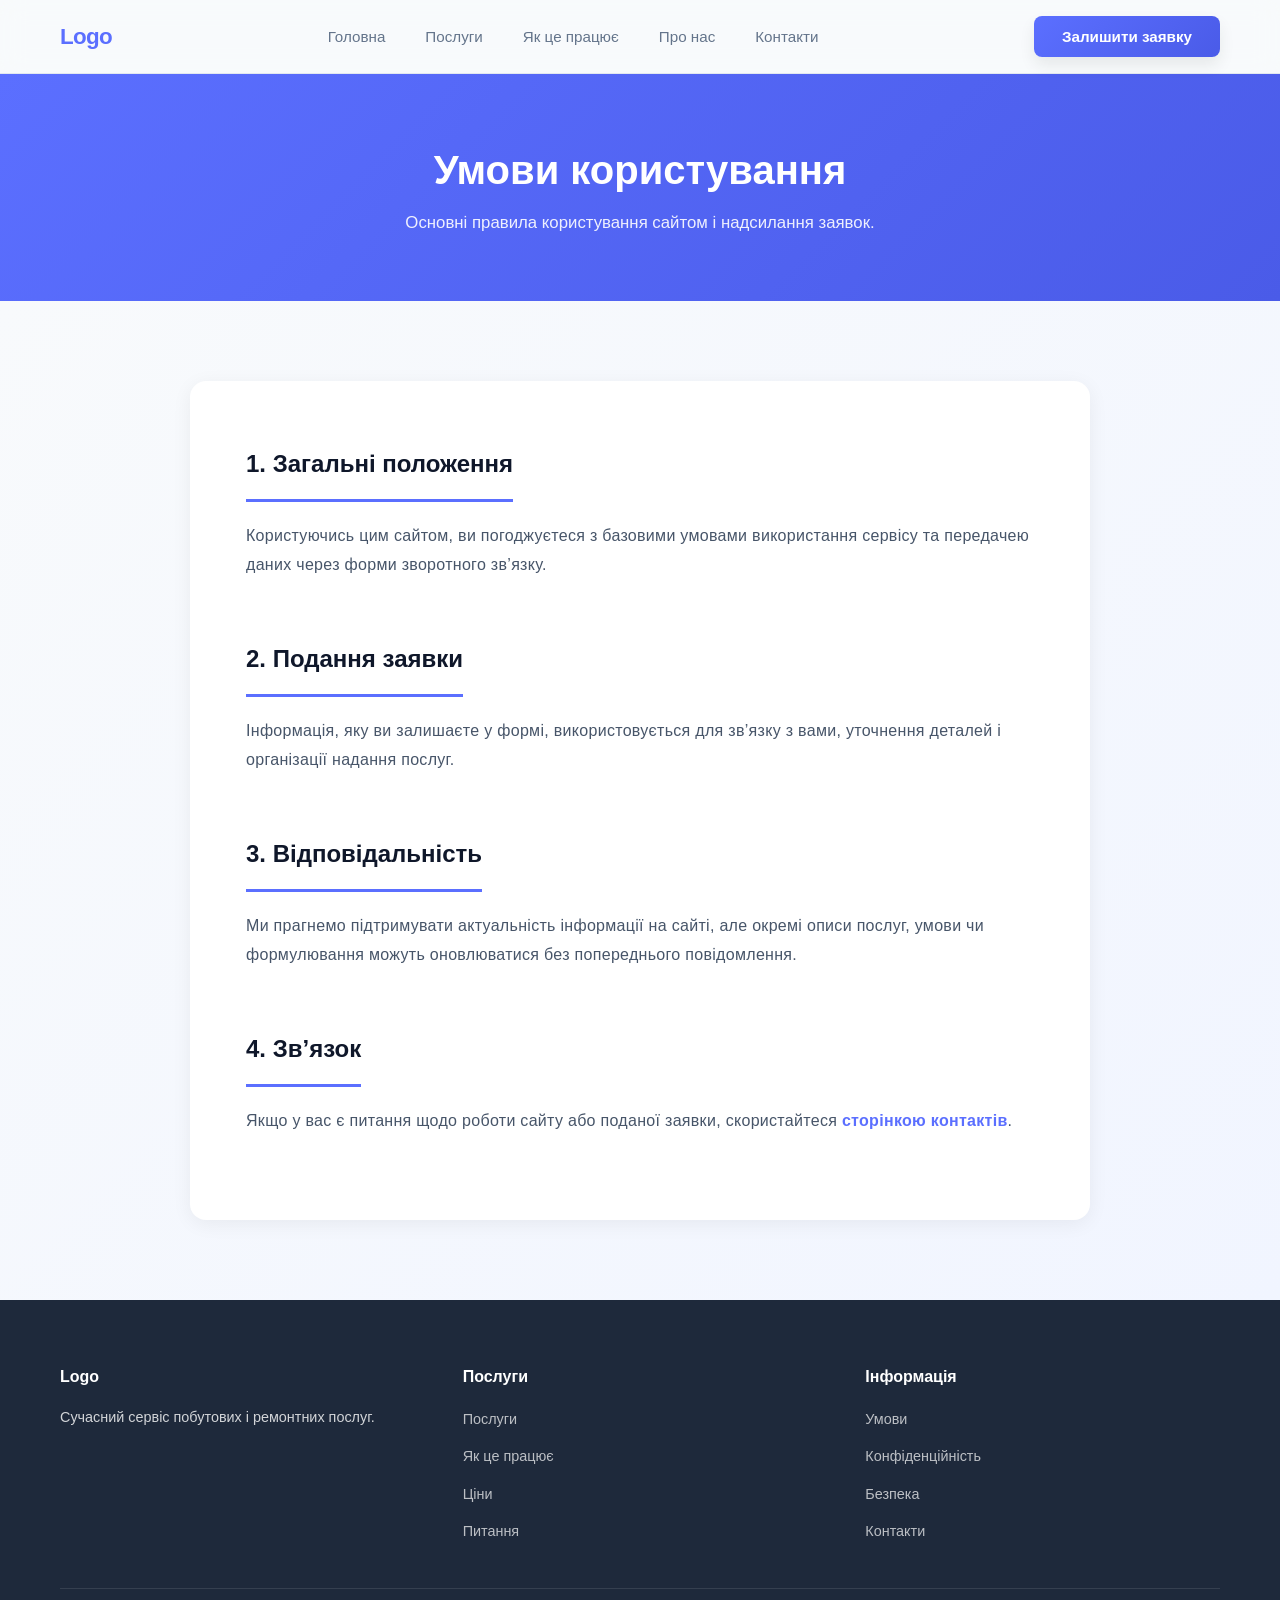
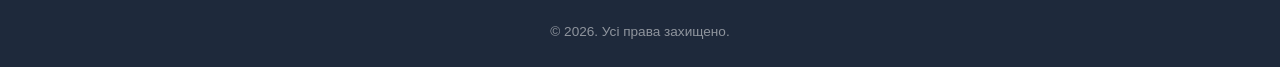
<file: terms.html>
<!DOCTYPE html>
<html lang="uk">
<head>
    <meta charset="UTF-8">
    <meta name="viewport" content="width=device-width, initial-scale=1.0">
    <meta name="description" content="Logo - умови користування сервісом">
    <title>Умови користування - Logo</title>
    <link rel="stylesheet" href="styles.css">
</head>
<body>
    <!-- Navigation Header -->
    <header class="header">
        <nav class="navbar">
            <div class="container">
                <div class="nav-wrapper">
                    <div class="logo">
                        <a href="index.html" class="logo-text">Logo</a>
                    </div>
                    <button class="mobile-menu-btn" id="mobileMenuBtn">
                        <span></span>
                        <span></span>
                        <span></span>
                    </button>
                    <ul class="nav-menu" id="navMenu">
                        <li><a href="index.html" class="nav-link">Головна</a></li>
                        <li><a href="services.html" class="nav-link">Послуги</a></li>
                        <li><a href="how-it-works.html" class="nav-link">Як це працює</a></li>
                        <li><a href="about.html" class="nav-link">Про нас</a></li>
                        <li><a href="contact.html" class="nav-link">Контакти</a></li>
                    </ul>
                    <a href="contact.html"><button class="btn btn-primary">Залишити заявку</button></a>
                </div>
            </div>
        </nav>
    </header>

    <!-- Page Header -->
    <section class="page-header">
        <div class="container">
            <h1>Умови користування</h1>
            <p>Основні правила користування сайтом і надсилання заявок.</p>
        </div>
    </section>

    <!-- Terms Content -->
    <section class="legal-content">
        <div class="container">
            <div class="legal-text"><h2>1. Загальні положення</h2><p>Користуючись цим сайтом, ви погоджуєтеся з базовими умовами використання сервісу та передачею даних через форми зворотного зв’язку.</p><h2>2. Подання заявки</h2><p>Інформація, яку ви залишаєте у формі, використовується для зв’язку з вами, уточнення деталей і організації надання послуг.</p><h2>3. Відповідальність</h2><p>Ми прагнемо підтримувати актуальність інформації на сайті, але окремі описи послуг, умови чи формулювання можуть оновлюватися без попереднього повідомлення.</p><h2>4. Зв’язок</h2><p>Якщо у вас є питання щодо роботи сайту або поданої заявки, скористайтеся <a href="contact.html">сторінкою контактів</a>.</p></div>
        </div>
    </section>

    <!-- Footer -->
    <footer class="footer">
        <div class="container">
            <div class="footer-grid">
                <div class="footer-col">
                    <h4>Logo</h4>
                    <p>Сучасний сервіс побутових і ремонтних послуг.</p>
                </div>
                <div class="footer-col">
                    <h4>Послуги</h4>
                    <ul>
                        <li><a href="services.html">Послуги</a></li>
                        <li><a href="how-it-works.html">Як це працює</a></li>
                        <li><a href="#">Ціни</a></li>
                        <li><a href="#">Питання</a></li>
                    </ul>
                </div>
                <div class="footer-col">
                    <h4>Інформація</h4>
                    <ul>
                        <li><a href="terms.html">Умови</a></li>
                        <li><a href="privacy.html">Конфіденційність</a></li>
                        <li><a href="security.html">Безпека</a></li>
                        <li><a href="contact.html">Контакти</a></li>
                    </ul>
                </div>
            </div>
            <div class="footer-bottom">
                <p>&copy; 2026. Усі права захищено.</p>
            </div>
        </div>
    </footer>

    <script src="script.js"></script>
</body>
</html>
</file>
<file: styles.css>
/* ==========================================
   FIXY SOLUTION - BLOG STYLE DESIGN
   ========================================== */

* {
    margin: 0;
    padding: 0;
    box-sizing: border-box;
}

:root {
    --primary: #5B6FFF;
    --primary-dark: #4A5BE8;
    --primary-light: #7C8FFF;
    --secondary: #00D4FF;
    --accent: #FF6B9D;
    --success: #10B981;
    --warning: #F59E0B;

    --dark: #0F172A;
    --dark-soft: #1E293B;
    --gray-dark: #475569;
    --gray: #64748B;
    --gray-light: #CBD5E1;
    --gray-lighter: #E2E8F0;
    --bg-light: #F8FAFC;
    --white: #FFFFFF;

    --transition: all 0.3s cubic-bezier(0.4, 0, 0.2, 1);
    --transition-fast: all 0.2s ease;
    --shadow: 0 8px 16px rgba(0, 0, 0, 0.08);
    --shadow-md: 0 12px 24px rgba(0, 0, 0, 0.12);
    --shadow-lg: 0 20px 40px rgba(0, 0, 0, 0.15);
}

html {
    scroll-behavior: smooth;
}

body {
    font-family: -apple-system, BlinkMacSystemFont, 'Segoe UI', Roboto, 'Helvetica Neue', Arial, sans-serif;
    color: var(--dark);
    background: #FAFBFC;
    line-height: 1.6;
    overflow-x: hidden;
}

.container {
    max-width: 1200px;
    margin: 0 auto;
    padding: 0 20px;
}

/* Responsive padding adjustments */
@media (max-width: 768px) {
    .container {
        padding: 0 16px;
    }
}

@media (max-width: 480px) {
    .container {
        padding: 0 12px;
    }
}

/* ==========================================
   HEADER
   ========================================== */

.header {
    position: sticky;
    top: 0;
    z-index: 1000;
    background: rgba(248, 250, 252, 0.8);
    backdrop-filter: blur(12px);
    border-bottom: 1px solid var(--gray-lighter);
    padding: 1rem 0;
    transition: var(--transition);
}

.navbar {
    width: 100%;
}

.nav-wrapper {
    display: flex;
    justify-content: space-between;
    align-items: center;
    gap: 2rem;
    flex-wrap: wrap;
}

@media (max-width: 768px) {
    .nav-wrapper {
        gap: 1rem;
    }
}

.logo {
    display: flex;
    align-items: center;
    gap: 0.75rem;
    font-size: 1.25rem;
    font-weight: 800;
    color: var(--primary);
    text-decoration: none;
    transition: var(--transition);
}

.logo:hover {
    transform: scale(1.05);
}

.logo svg {
    width: 38px;
    height: 38px;
}

.logo-img {
    height: 38px;
    width: auto;
    display: block;
    object-fit: contain;
}

.logo a {
    display: flex;
    align-items: center;
    gap: 0.75rem;
    color: inherit;
    text-decoration: none;
}

.logo-text {
    font-size: 1.4rem;
    font-weight: 800;
    letter-spacing: -0.03em;
    color: var(--primary);
    text-decoration: none;
}

.logo-text:hover {
    color: var(--primary-dark);
}

.nav-menu {
    display: flex;
    list-style: none;
    gap: 2.5rem;
    margin: 0;
}

.nav-link {
    text-decoration: none;
    color: var(--gray);
    font-weight: 500;
    font-size: 0.95rem;
    transition: var(--transition);
    position: relative;
}

.nav-link:hover,
.nav-link.active {
    color: var(--primary);
}

.nav-link.active::after {
    content: '';
    position: absolute;
    bottom: -8px;
    left: 0;
    width: 100%;
    height: 2px;
    background: var(--primary);
    border-radius: 2px;
}

.mobile-menu-btn {
    display: none;
    flex-direction: column;
    gap: 5px;
    background: none;
    border: none;
    cursor: pointer;
    padding: 8px;
}

.mobile-menu-btn span {
    width: 24px;
    height: 2.5px;
    background: var(--dark);
    border-radius: 2px;
    transition: var(--transition);
}

.mobile-menu-btn.active span:nth-child(1) {
    transform: rotate(45deg) translate(10px, 10px);
}

.mobile-menu-btn.active span:nth-child(2) {
    opacity: 0;
}

.mobile-menu-btn.active span:nth-child(3) {
    transform: rotate(-45deg) translate(7px, -7px);
}

/* ==========================================
   BUTTONS
   ========================================== */

.btn {
    padding: 0.75rem 1.75rem;
    border: none;
    border-radius: 8px;
    font-weight: 600;
    font-size: 0.95rem;
    cursor: pointer;
    transition: var(--transition);
    text-decoration: none;
    display: inline-block;
    font-family: inherit;
}

.btn-primary {
    background: linear-gradient(135deg, var(--primary) 0%, var(--primary-dark) 100%);
    color: white;
    box-shadow: var(--shadow);
}

.btn-primary:hover {
    transform: translateY(-2px);
    box-shadow: var(--shadow-md);
}

.btn-secondary {
    background: var(--primary);
    color: white;
    box-shadow: var(--shadow);
}

.btn-secondary:hover {
    transform: translateY(-2px);
    box-shadow: var(--shadow-md);
    background: var(--primary-dark);
}

.btn-outline {
    background: transparent;
    color: var(--primary);
    border: 2px solid var(--primary);
}

.btn-outline:hover {
    background: var(--primary);
    color: white;
    transform: translateY(-2px);
}

.btn-lg {
    padding: 1rem 2.5rem;
    font-size: 1rem;
}

@media (max-width: 768px) {
    .btn {
        font-size: 0.9rem;
        padding: 0.65rem 1.5rem;
    }
    
    .btn-lg {
        padding: 0.9rem 2rem;
        font-size: 0.95rem;
    }
}

@media (max-width: 480px) {
    .btn {
        padding: 0.6rem 1.2rem;
        font-size: 0.85rem;
    }
    
    .btn-lg {
        padding: 0.75rem 1.5rem;
        font-size: 0.9rem;
        width: 100%;
    }
}

/* ==========================================
    HERO SECTION - REDESIGNED
    ========================================== */

.hero-redesign {
    padding: 6rem 0;
    background: linear-gradient(135deg, #F8FAFC 0%, #F1F5FF 100%);
    overflow: hidden;
}

.hero-grid {
    display: grid;
    grid-template-columns: 1fr 1fr;
    gap: 4rem;
    align-items: center;
}

.hero-content-new {
    display: flex;
    flex-direction: column;
    gap: 1.5rem;
}

.hero-badge-new {
    display: inline-block;
    background: rgba(91, 111, 255, 0.1);
    color: var(--primary);
    padding: 0.6rem 1.2rem;
    border-radius: 20px;
    font-size: 0.9rem;
    font-weight: 600;
    width: fit-content;
}

.hero-content-new h1 {
    font-size: 3.5rem;
    font-weight: 800;
    color: var(--dark);
    line-height: 1.2;
    margin: 0;
}

.hero-content-new p {
    font-size: 1.15rem;
    color: var(--gray);
    line-height: 1.7;
    margin: 0;
}

.hero-cta-new {
    display: flex;
    gap: 1rem;
    margin-top: 0.5rem;
}

.hero-benefits {
    display: flex;
    flex-direction: column;
    gap: 0.8rem;
    margin-top: 1rem;
}

.benefit-item {
    display: flex;
    align-items: center;
    gap: 0.75rem;
    font-size: 0.95rem;
    color: var(--gray-dark);
    font-weight: 500;
}

.benefit-icon {
    color: var(--success);
    font-weight: 700;
    font-size: 1.2rem;
}

/* Hero Visual */
.hero-visual-new {
    position: relative;
    height: 500px;
    display: flex;
    align-items: center;
    justify-content: center;
    border-radius: 14px;
    overflow: hidden;
}

.hero-image {
    width: 100%;
    height: 100%;
    object-fit: cover;
    border-radius: 14px;
    box-shadow: var(--shadow-md);
}

.hero {
    position: relative;
    padding: 8rem 0;
    background: linear-gradient(135deg, #F8FAFC 0%, #F1F5FF 50%, #E0E7FF 100%);
    overflow: hidden;
    background-attachment: fixed !important;
}

.hero-overlay {
    position: absolute;
    top: 0;
    left: 0;
    right: 0;
    bottom: 0;
    background: linear-gradient(135deg, rgba(248, 250, 252, 0.92) 0%, rgba(241, 245, 255, 0.88) 50%, rgba(224, 231, 255, 0.90) 100%);
    z-index: 1;
}

.hero-blur {
    position: absolute;
    width: 500px;
    height: 500px;
    background: radial-gradient(circle, rgba(91, 111, 255, 0.15) 0%, transparent 70%);
    border-radius: 50%;
    top: -100px;
    right: -100px;
    filter: blur(40px);
    z-index: 2;
}

.hero::after {
    content: '';
    position: absolute;
    width: 400px;
    height: 400px;
    background: radial-gradient(circle, rgba(0, 212, 255, 0.1) 0%, transparent 70%);
    border-radius: 50%;
    bottom: -50px;
    left: -100px;
    filter: blur(40px);
    z-index: 2;
}

.hero-content {
    position: relative;
    z-index: 3;
    text-align: center;
    max-width: 800px;
    margin: 0 auto;
}

.hero-badge {
    display: inline-block;
    padding: 0.5rem 1.25rem;
    background: rgba(91, 111, 255, 0.1);
    color: var(--primary);
    border-radius: 30px;
    font-size: 0.85rem;
    font-weight: 600;
    margin-bottom: 1.5rem;
}

.hero h1 {
    font-size: 3.5rem;
    font-weight: 800;
    line-height: 1.2;
    margin-bottom: 1rem;
    color: var(--dark);
}

.hero>.container>.hero-content>p {
    font-size: 1.1rem;
    color: var(--gray);
    margin-bottom: 2rem;
    line-height: 1.8;
}

.hero-cta {
    display: flex;
    gap: 1.5rem;
    justify-content: center;
    margin-bottom: 4rem;
    flex-wrap: wrap;
}

.hero-stats {
    display: grid;
    grid-template-columns: repeat(3, 1fr);
    gap: 2rem;
    margin-top: 3rem;
}

.hero-stat {
    text-align: center;
}

.stat-value {
    font-size: 2rem;
    font-weight: 800;
    color: var(--primary);
}

.stat-text {
    font-size: 0.9rem;
    color: var(--gray);
    margin-top: 0.5rem;
}

/* ==========================================
   WHY SECTION
   ========================================== */

.why-section {
    padding: 6rem 0;
    background: var(--white);
}

.section-header {
    text-align: center;
    margin-bottom: 4rem;
}

.section-header h2 {
    font-size: 2.5rem;
    font-weight: 800;
    color: var(--dark);
    margin-bottom: 0.75rem;
}

.section-header p {
    font-size: 1.05rem;
    color: var(--gray);
}

.why-grid {
    display: grid;
    grid-template-columns: repeat(auto-fit, minmax(260px, 1fr));
    gap: 2rem;
}

.why-card {
    padding: 2.5rem 2rem;
    background: linear-gradient(135deg, #F8FAFC 0%, #F1F5FF 100%);
    border-radius: 12px;
    border: 1px solid var(--gray-lighter);
    transition: var(--transition);
    text-align: center;
}

.why-card:hover {
    transform: translateY(-5px);
    border-color: var(--primary);
    box-shadow: var(--shadow-md);
}

.why-icon {
    font-size: 2.5rem;
    margin-bottom: 1rem;
}

.why-card h3 {
    font-size: 1.15rem;
    font-weight: 700;
    color: var(--dark);
    margin-bottom: 0.75rem;
}

.why-card p {
    color: var(--gray);
    font-size: 0.9rem;
    line-height: 1.6;
}

/* ==========================================
   SERVICES SHOWCASE
   ========================================== */

.services-showcase {
    padding: 6rem 0;
    background: linear-gradient(135deg, #F8FAFC 0%, #E0E7FF 100%);
}

.services-showcase-grid {
    display: grid;
    grid-template-columns: repeat(auto-fit, minmax(240px, 1fr));
    gap: 2rem;
}

.service-showcase-card {
    position: relative;
    padding: 2rem;
    background: white;
    border-radius: 16px;
    border: 1px solid var(--gray-lighter);
    text-decoration: none;
    color: inherit;
    cursor: pointer;
    transition: var(--transition);
    overflow: hidden;
    display: flex;
    flex-direction: column;
    align-items: center;
    text-align: center;
    box-shadow: 0 4px 12px rgba(0, 0, 0, 0.05);
}

.service-showcase-card::before {
    content: '';
    position: absolute;
    top: 0;
    left: 0;
    right: 0;
    height: 4px;
    background: linear-gradient(90deg, var(--primary), var(--secondary));
    transform: scaleX(0);
    transform-origin: left;
    transition: transform 0.3s ease;
    z-index: 10;
}

.service-showcase-card:hover {
    border-color: var(--primary);
    box-shadow: 0 20px 40px rgba(91, 111, 255, 0.18);
    transform: translateY(-8px);
}

.service-showcase-card:hover::before {
    transform: scaleX(1);
}

.service-showcase-card[data-service="plumbing"]::before {
    background: linear-gradient(90deg, #5B6FFF, #4A5BE8);
}

.service-showcase-card[data-service="electrical"]::before {
    background: linear-gradient(90deg, #00D4FF, #0EA5E9);
}

.service-showcase-card[data-service="carpentry"]::before {
    background: linear-gradient(90deg, #F59E0B, #FBBF24);
}

.service-showcase-card[data-service="hvac"]::before {
    background: linear-gradient(90deg, #8B5CF6, #7C3AED);
}

.service-showcase-card[data-service="handyman"]::before {
    background: linear-gradient(90deg, #10B981, #059669);
}

.service-showcase-card[data-service="more"]::before {
    background: linear-gradient(90deg, #FF6B9D, #EC4899);
}

.service-card-icon {
    width: 80px;
    height: 80px;
    background: linear-gradient(135deg, #F5F7FF 0%, #E8ECFF 100%);
    border-radius: 14px;
    display: flex;
    align-items: center;
    justify-content: center;
    margin-bottom: 1.2rem;
    transition: var(--transition);
}

.service-card-icon svg {
    width: 50px;
    height: 50px;
}

.service-showcase-card:hover .service-card-icon {
    background: linear-gradient(135deg, #E0E7FF 0%, #D4DBFF 100%);
    transform: scale(1.1);
}

.service-showcase-card h3 {
    font-size: 1.2rem;
    font-weight: 700;
    color: var(--dark);
    margin-bottom: 0.5rem;
}

.service-showcase-card p {
    color: var(--gray);
    font-size: 0.9rem;
    margin-bottom: 1rem;
    flex-grow: 1;
}

.service-arrow {
    display: inline-block;
    color: var(--primary);
    font-size: 1.5rem;
    font-weight: 700;
    transition: var(--transition);
    transform: translateX(0);
}

.service-showcase-card:hover .service-arrow {
    transform: translateX(4px);
    color: var(--primary-dark);
}

/* ==========================================
   HOW IT WORKS
   ========================================== */

.how-works {
    padding: 6rem 0;
    background: linear-gradient(135deg, #F8FAFC 0%, #F1F5FF 100%);
}

.steps-grid {
    display: flex;
    align-items: center;
    justify-content: center;
    gap: 1.5rem;
    flex-wrap: wrap;
    margin-top: 3rem;
}

.step-card {
    background: white;
    padding: 2.5rem 2rem;
    border-radius: 16px;
    border: 1px solid var(--gray-lighter);
    box-shadow: 0 4px 12px rgba(0, 0, 0, 0.05);
    transition: var(--transition);
    flex: 1;
    min-width: 280px;
    max-width: 320px;
    text-align: center;
    display: flex;
    flex-direction: column;
}

.step-card:hover {
    transform: translateY(-8px);
    box-shadow: 0 16px 32px rgba(91, 111, 255, 0.15);
    border-color: var(--primary);
}

.step-icon-wrapper {
    position: relative;
    width: 80px;
    height: 80px;
    margin: 0 auto 1.5rem;
    display: flex;
    align-items: center;
    justify-content: center;
}

.step-icon-bg {
    position: absolute;
    width: 100%;
    height: 100%;
    opacity: 0.3;
    transition: var(--transition);
}

.step-card:hover .step-icon-bg {
    opacity: 0.6;
}

.step-icon {
    font-size: 2rem;
    font-weight: 900;
    color: var(--primary);
    z-index: 2;
    position: relative;
}

.step-card h3 {
    font-size: 1.3rem;
    font-weight: 800;
    color: var(--dark);
    margin-bottom: 0.75rem;
}

.step-card>p {
    color: var(--gray);
    font-size: 0.95rem;
    line-height: 1.6;
    margin-bottom: 1.5rem;
    flex-grow: 1;
}

.step-features {
    list-style: none;
    padding: 0;
    margin: 0;
    text-align: left;
}

.step-features li {
    color: var(--gray);
    font-size: 0.85rem;
    padding: 0.5rem 0;
    padding-left: 1.5rem;
    position: relative;
}

.step-features li::before {
    content: '✓';
    position: absolute;
    left: 0;
    color: var(--primary);
    font-weight: 800;
}

.step-arrow {
    font-size: 2rem;
    color: var(--primary);
    font-weight: 700;
    display: none;
}

@media (min-width: 900px) {
    .step-arrow {
        display: block;
    }
}

/* ==========================================
   TRUST & SECURITY
   ========================================== */

/* ==========================================
   FEATURED WORK GALLERY
   ========================================== */

.featured-work {
    padding: 6rem 0;
    background: var(--white);
}

.gallery-grid {
    display: grid;
    grid-template-columns: repeat(auto-fit, minmax(280px, 1fr));
    gap: 2rem;
    margin-top: 3rem;
}

.gallery-item {
    position: relative;
    border-radius: 16px;
    overflow: hidden;
    height: 300px;
    cursor: pointer;
}

.gallery-image-placeholder {
    width: 100%;
    height: 100%;
    display: flex;
    align-items: center;
    justify-content: center;
    background: var(--bg-light);
    position: relative;
}

.gallery-image-placeholder img {
    width: 100%;
    height: 100%;
    object-fit: cover;
    transition: var(--transition);
}

.gallery-item:hover .gallery-image-placeholder img {
    transform: scale(1.05);
    filter: brightness(0.8);
}

.gallery-overlay {
    position: absolute;
    bottom: 0;
    left: 0;
    right: 0;
    background: linear-gradient(180deg, transparent 0%, rgba(0, 0, 0, 0.8) 100%);
    color: white;
    padding: 2rem 1.5rem 1.5rem;
    transform: translateY(20px);
    transition: var(--transition);
}

.gallery-item:hover .gallery-overlay {
    transform: translateY(0);
}

.gallery-overlay h3 {
    font-size: 1.1rem;
    font-weight: 700;
    margin-bottom: 0.25rem;
}

.gallery-overlay p {
    font-size: 0.9rem;
    opacity: 0.9;
}

/* ==========================================
    TESTIMONIALS
    ========================================== */

.testimonials {
    padding: 6rem 0;
    background: linear-gradient(135deg, #F8FAFC 0%, #E0E7FF 100%);
}

.testimonials-grid {
    display: grid;
    grid-template-columns: repeat(auto-fit, minmax(300px, 1fr));
    gap: 2rem;
    margin-top: 3rem;
}

.testimonial-card {
    padding: 2rem;
    background: white;
    border-radius: 12px;
    border: 2px solid var(--gray-lighter);
    transition: var(--transition);
    display: flex;
    flex-direction: column;
}

.testimonial-card:hover {
    box-shadow: var(--shadow-md);
    border-color: var(--primary);
    transform: translateY(-4px);
}

.testimonial-header {
    display: flex;
    align-items: center;
    gap: 1rem;
    margin-bottom: 1.5rem;
}

.testimonial-avatar {
    width: 60px;
    height: 60px;
    border-radius: 50%;
    overflow: hidden;
    flex-shrink: 0;
}

.testimonial-avatar img {
    width: 100%;
    height: 100%;
    object-fit: cover;
}

.testimonial-info h4 {
    font-size: 1rem;
    font-weight: 700;
    color: var(--dark);
    margin-bottom: 0.25rem;
}

.rating {
    font-size: 0.9rem;
    color: var(--warning);
}

.testimonial-card p {
    color: var(--gray);
    font-size: 0.9rem;
    line-height: 1.7;
    font-style: italic;
}

/* ==========================================
    TRUST & SECURITY
    ========================================== */

.trust-security {
    padding: 6rem 0;
    background: var(--white);
}

.trust-grid {
    display: grid;
    grid-template-columns: 1fr 1fr;
    gap: 4rem;
    align-items: center;
}

.trust-image {
    width: 100%;
    border-radius: 16px;
    overflow: hidden;
    height: 400px;
}

.trust-image img {
    width: 100%;
    height: 100%;
    object-fit: cover;
}

.trust-info h2 {
    font-size: 2.2rem;
    font-weight: 800;
    color: var(--dark);
    margin-bottom: 1rem;
}

.trust-info>p {
    color: var(--gray);
    font-size: 1rem;
    margin-bottom: 2rem;
    line-height: 1.8;
}

.trust-points {
    list-style: none;
    margin-bottom: 2rem;
}

.trust-points li {
    padding: 0.75rem 0;
    color: var(--dark);
    font-weight: 500;
    font-size: 0.95rem;
}

.trust-visual {
    position: relative;
    height: 400px;
}

.trust-card-1,
.trust-card-2,
.trust-card-3 {
    position: absolute;
    width: 200px;
    padding: 2rem;
    background: white;
    border-radius: 12px;
    box-shadow: var(--shadow-md);
    text-align: center;
    border: 2px solid var(--gray-lighter);
}

.trust-card-1 {
    top: 0;
    left: 0;
    background: linear-gradient(135deg, #E0E7FF 0%, #EFF6FF 100%);
    border-color: var(--primary);
}

.trust-card-2 {
    top: 50%;
    right: 0;
    transform: translateY(-50%);
    background: linear-gradient(135deg, #DBEAFE 0%, #E0F2FE 100%);
    border-color: var(--secondary);
}

.trust-card-3 {
    bottom: 0;
    left: 50%;
    transform: translateX(-50%);
    background: linear-gradient(135deg, #DCFCE7 0%, #E7F5E0 100%);
    border-color: var(--success);
}

.trust-card-num {
    font-size: 1.75rem;
    font-weight: 800;
    color: var(--primary);
    margin-bottom: 0.5rem;
}

.trust-card-text {
    font-size: 0.85rem;
    color: var(--gray);
    font-weight: 600;
}

/* ==========================================
   CTA BANNER
   ========================================== */

.cta-banner {
    padding: 5rem 0;
    background: linear-gradient(135deg, var(--primary) 0%, var(--primary-dark) 100%);
    color: white;
    text-align: center;
}

.cta-content h2 {
    font-size: 2.5rem;
    font-weight: 800;
    margin-bottom: 0.75rem;
}

.cta-content p {
    font-size: 1.05rem;
    margin-bottom: 2rem;
    opacity: 0.9;
}

/* ==========================================
   FOOTER
   ========================================== */

.footer {
    background: var(--dark-soft);
    color: rgba(255, 255, 255, 0.8);
    padding: 4rem 0 1.5rem;
}

.footer-grid {
    display: grid;
    grid-template-columns: repeat(auto-fit, minmax(220px, 1fr));
    gap: 3rem;
    margin-bottom: 2rem;
}

.footer-col h4 {
    color: white;
    margin-bottom: 1rem;
    font-weight: 700;
}

.footer-col p {
    font-size: 0.9rem;
    line-height: 1.6;
    margin-bottom: 1rem;
}

.footer-col ul {
    list-style: none;
}

.footer-col ul li {
    margin-bottom: 0.75rem;
}

.footer-col a {
    color: rgba(255, 255, 255, 0.7);
    text-decoration: none;
    transition: var(--transition);
    font-size: 0.9rem;
}

.footer-col a:hover {
    color: var(--primary);
}

.social-links {
    display: flex;
    gap: 1rem;
    margin-top: 1rem;
}

.social-links a {
    width: 40px;
    height: 40px;
    background: rgba(91, 111, 255, 0.2);
    border-radius: 50%;
    display: flex;
    align-items: center;
    justify-content: center;
    transition: var(--transition);
}

.social-links a:hover {
    background: var(--primary);
    color: white;
}

.footer-bottom {
    padding-top: 2rem;
    border-top: 1px solid rgba(255, 255, 255, 0.1);
    text-align: center;
    color: rgba(255, 255, 255, 0.5);
    font-size: 0.85rem;
}

/* ==========================================
   RESPONSIVE DESIGN
   ========================================== */

@media (max-width: 1024px) {
    .hero h1 {
        font-size: 2.5rem;
    }

    .trust-grid {
        grid-template-columns: 1fr;
    }

    .trust-visual {
        height: 300px;
    }

    .trust-card-1,
    .trust-card-2,
    .trust-card-3 {
        width: 160px;
        padding: 1.5rem;
    }

    .hero-stats {
        grid-template-columns: repeat(3, 1fr);
    }
}

@media (max-width: 768px) {
    .hero {
        padding: 5rem 0;
    }

    .hero h1 {
        font-size: 2rem;
    }

    .hero-cta {
        flex-direction: column;
        gap: 1rem;
    }

    .btn {
        width: 100%;
        text-align: center;
    }

    .nav-menu {
        position: fixed;
        left: -100%;
        top: 70px;
        flex-direction: column;
        background-color: white;
        width: 100%;
        text-align: center;
        transition: 0.3s;
        padding: 2rem 0;
        gap: 1.5rem;
        box-shadow: var(--shadow-lg);
        z-index: 999;
    }

    .nav-menu.active {
        left: 0;
    }

    .mobile-menu-btn {
        display: flex;
    }

    .section-header h2 {
        font-size: 1.8rem;
    }

    .services-showcase-grid {
        grid-template-columns: repeat(2, 1fr);
    }

    .services-showcase-redesign-grid {
        grid-template-columns: repeat(2, 1fr);
        gap: 1.5rem;
        max-width: 100%;
    }

    .steps-grid {
        flex-direction: column;
        gap: 2rem;
    }

    .step-card {
        max-width: 100%;
    }

    .step-arrow {
        display: none !important;
    }

    .trust-info h2 {
        font-size: 1.75rem;
    }

    .trust-visual {
        display: none;
    }

    .cta-content h2 {
        font-size: 1.8rem;
    }

    .hero-stats {
        grid-template-columns: repeat(3, 1fr);
        gap: 1rem;
    }

    .stat-value {
        font-size: 1.5rem;
    }

    .stat-text {
        font-size: 0.8rem;
    }
}

@media (max-width: 480px) {
    .hero h1 {
        font-size: 1.5rem;
    }

    .hero {
        padding: 3rem 0;
    }

    .section-header h2 {
        font-size: 1.5rem;
    }

    .section-header p {
        font-size: 0.95rem;
    }

    .why-grid {
        grid-template-columns: 1fr;
    }

    .services-showcase-grid {
        grid-template-columns: 1fr;
    }

    .hero-cta {
        flex-direction: column;
    }

    .step-item {
        grid-template-columns: 50px 1fr;
    }

    .step-counter {
        font-size: 1.5rem;
    }

    .why-card {
        padding: 1.5rem 1rem;
    }

    .cta-banner {
        padding: 3rem 0;
    }

    .cta-content h2 {
        font-size: 1.5rem;
    }

    .footer-grid {
        grid-template-columns: 1fr;
        gap: 1.5rem;
    }

    .trust-points {
        font-size: 0.85rem;
    }

    .stat-value {
        font-size: 1.25rem;
    }

    .stat-text {
        font-size: 0.7rem;
    }
}

/* ==========================================
       PAGE HEADER
       ========================================== */

.page-header {
    background: linear-gradient(135deg, var(--primary) 0%, var(--primary-dark) 100%);
    color: white;
    padding: 4rem 0;
    text-align: center;
}

.page-header h1 {
    font-size: 2.5rem;
    font-weight: 800;
    margin-bottom: 0.5rem;
}

.page-header p {
    font-size: 1.05rem;
    opacity: 0.9;
}

/* ==========================================
       SERVICES PAGE
       ========================================== */

.services-section {
    padding: 6rem 0;
    background: var(--white);
}

.services-section {
    padding: 6rem 0;
}

.services-grid {
    display: grid;
    grid-template-columns: repeat(auto-fit, minmax(300px, 1fr));
    gap: 2.5rem;
    margin-top: 3rem;
}

.service-item {
    padding: 0;
    border-radius: 16px;
    border: 1px solid var(--gray-lighter);
    background: white;
    transition: var(--transition);
    display: flex;
    flex-direction: column;
    height: 100%;
    position: relative;
    overflow: hidden;
    box-shadow: 0 4px 12px rgba(0, 0, 0, 0.05);
}

.service-item:hover {
    border-color: var(--primary);
    box-shadow: 0 24px 48px rgba(91, 111, 255, 0.18);
    transform: translateY(-10px);
}

.service-card-header {
    position: relative;
    width: 100%;
    overflow: hidden;
}

.service-badge {
    position: absolute;
    top: 12px;
    right: 12px;
    background: linear-gradient(135deg, var(--accent) 0%, #FF8FB1 100%);
    color: white;
    padding: 0.4rem 0.8rem;
    border-radius: 20px;
    font-size: 0.7rem;
    font-weight: 700;
    text-transform: uppercase;
    letter-spacing: 0.5px;
    z-index: 10;
    box-shadow: 0 4px 12px rgba(255, 107, 157, 0.3);
}

.service-image {
    width: 100%;
    height: 160px;
    display: flex;
    align-items: center;
    justify-content: center;
    background: linear-gradient(135deg, #F5F7FF 0%, #E8ECFF 100%);
    position: relative;
}

.service-image svg {
    width: 100%;
    height: 100%;
    max-width: 140px;
    max-height: 140px;
}

.service-content {
    padding: 1.8rem 1.8rem 0 1.8rem;
    flex-grow: 1;
}

.service-item h3 {
    font-size: 1.25rem;
    font-weight: 800;
    color: var(--dark);
    margin-bottom: 0.5rem;
}

.service-intro {
    color: var(--gray);
    font-size: 0.9rem;
    margin-bottom: 1.2rem;
    line-height: 1.5;
}

.service-list {
    list-style: none;
    margin-bottom: 0;
    display: flex;
    flex-direction: column;
    gap: 0.4rem;
}

.service-list li {
    padding: 0.5rem 0;
    color: var(--gray);
    font-size: 0.82rem;
    line-height: 1.5;
    position: relative;
    padding-left: 1.5rem;
}

.service-list li::before {
    content: '✓';
    position: absolute;
    left: 0;
    color: var(--success);
    font-weight: 800;
    font-size: 0.9rem;
}

.service-footer {
    padding: 1.8rem;
    border-top: 1px solid var(--gray-lighter);
    display: flex;
    flex-direction: column;
    gap: 1.2rem;
}

.service-desc {
    color: var(--gray);
    font-size: 0.85rem;
    line-height: 1.6;
    margin-bottom: 0;
}

.btn-sm {
    padding: 0.65rem 1.5rem;
    font-size: 0.9rem;
    width: 100%;
    text-align: center;
    border-radius: 8px;
}

.service-features {
    padding: 6rem 0;
    background: linear-gradient(135deg, #F8FAFC 0%, #E0E7FF 100%);
}

.features-grid {
    display: grid;
    grid-template-columns: repeat(auto-fit, minmax(260px, 1fr));
    gap: 2rem;
    margin-top: 3rem;
}

.feature-item {
    padding: 2rem;
    background: white;
    border-radius: 12px;
    border: 1px solid var(--gray-lighter);
    text-align: center;
    transition: var(--transition);
}

.feature-item:hover {
    box-shadow: var(--shadow-md);
    border-color: var(--primary);
}

.feature-num {
    font-size: 2.5rem;
    font-weight: 800;
    color: var(--primary);
    margin-bottom: 0.75rem;
}

.feature-item h3 {
    font-size: 1.15rem;
    font-weight: 700;
    color: var(--dark);
    margin-bottom: 0.75rem;
}

.feature-item p {
    color: var(--gray);
    font-size: 0.9rem;
}

/* ==========================================
       HOW IT WORKS PAGE
       ========================================== */

.how-works-main {
    padding: 6rem 0;
    background: var(--white);
}

.steps-grid {
    display: grid;
    grid-template-columns: repeat(auto-fit, minmax(300px, 1fr));
    gap: 2.5rem;
    margin-top: 3rem;
}

.step-card {
    padding: 2rem;
    background: white;
    border-radius: 16px;
    border: 2px solid var(--gray-lighter);
    transition: var(--transition);
    display: flex;
    flex-direction: column;
    position: relative;
    overflow: hidden;
    text-align: center;
}

.step-card::before {
    content: '';
    position: absolute;
    top: 0;
    left: 0;
    right: 0;
    height: 4px;
    background: linear-gradient(90deg, var(--primary) 0%, var(--primary-light) 100%);
}

.step-card:hover {
    border-color: var(--primary);
    box-shadow: 0 20px 40px rgba(91, 111, 255, 0.15);
    transform: translateY(-8px);
}

.step-visual {
    width: 150px;
    height: 150px;
    margin: 1rem auto 1.5rem;
    display: flex;
    align-items: center;
    justify-content: center;
}

.step-visual svg {
    width: 100%;
    height: 100%;
}

.step-number {
    position: absolute;
    top: 1.5rem;
    right: 1.5rem;
    width: 50px;
    height: 50px;
    background: linear-gradient(135deg, var(--primary), var(--primary-dark));
    color: white;
    border-radius: 50%;
    display: flex;
    align-items: center;
    justify-content: center;
    font-size: 1.5rem;
    font-weight: 800;
}

.step-card h3 {
    font-size: 1.3rem;
    font-weight: 800;
    color: var(--dark);
    margin-bottom: 0.75rem;
    margin-top: 1rem;
}

.step-card>p {
    color: var(--gray);
    font-size: 0.9rem;
    line-height: 1.6;
    margin-bottom: 1.5rem;
    flex-grow: 1;
}

.step-features {
    list-style: none;
    text-align: left;
    margin: 1rem 0 0 0;
    padding-top: 1rem;
    border-top: 1px solid var(--gray-lighter);
}

.step-features li {
    color: var(--gray);
    font-size: 0.85rem;
    padding: 0.5rem 0;
}

.step-features li::before {
    content: '✓';
    color: var(--success);
    font-weight: 800;
    margin-right: 0.75rem;
}

.timeline-section {
    padding: 6rem 0;
    background: linear-gradient(135deg, #F8FAFC 0%, #E0E7FF 100%);
}

.timeline-horizontal {
    display: flex;
    justify-content: space-between;
    align-items: flex-start;
    gap: 0.5rem;
    margin-top: 3rem;
    flex-wrap: wrap;
}

.timeline-item-h {
    flex: 1;
    min-width: 150px;
    text-align: center;
}

.timeline-circle {
    width: 80px;
    height: 80px;
    margin: 0 auto 1rem;
    display: flex;
    align-items: center;
    justify-content: center;
}

.timeline-circle svg {
    width: 100%;
    height: 100%;
}

.timeline-item-h h4 {
    font-size: 1rem;
    font-weight: 700;
    color: var(--dark);
    margin-bottom: 0.5rem;
}

.timeline-item-h>p {
    color: var(--gray);
    font-size: 0.85rem;
    margin-bottom: 0.75rem;
    line-height: 1.5;
}

.timeline-duration {
    display: block;
    color: var(--primary);
    font-weight: 800;
    font-size: 0.9rem;
}

.timeline-arrow {
    font-size: 1.5rem;
    color: var(--primary);
    font-weight: 700;
    display: flex;
    align-items: center;
    min-width: 20px;
    justify-content: center;
    margin-top: 1.5rem;
}

.faq-section {
    padding: 6rem 0;
    background: var(--white);
}

.faq-accordion {
    max-width: 800px;
    margin: 3rem auto 0;
}

.faq-accordion-item {
    margin-bottom: 1rem;
    border: 2px solid var(--gray-lighter);
    border-radius: 12px;
    overflow: hidden;
    transition: var(--transition);
}

.faq-accordion-item:hover {
    border-color: var(--primary);
    box-shadow: 0 8px 16px rgba(91, 111, 255, 0.1);
}

.faq-accordion-header {
    width: 100%;
    padding: 1.5rem;
    background: white;
    border: none;
    text-align: left;
    cursor: pointer;
    display: flex;
    align-items: center;
    gap: 1rem;
    transition: var(--transition);
    font-size: 1rem;
    font-weight: 600;
}

.faq-accordion-header:hover {
    background: var(--bg-light);
}

.faq-icon {
    font-size: 1.3rem;
    flex-shrink: 0;
}

.faq-question {
    flex: 1;
    color: var(--dark);
}

.faq-toggle {
    font-size: 1.5rem;
    color: var(--primary);
    font-weight: 700;
    flex-shrink: 0;
    transition: var(--transition);
}

.faq-accordion-item.active .faq-toggle {
    transform: rotate(45deg);
}

.faq-accordion-content {
    max-height: 0;
    overflow: hidden;
    transition: max-height 0.3s ease;
    background: var(--bg-light);
    padding: 0 1.5rem;
}

.faq-accordion-item.active .faq-accordion-content {
    max-height: 500px;
    padding: 0 1.5rem 1.5rem 1.5rem;
}

.faq-accordion-content p {
    color: var(--gray);
    font-size: 0.9rem;
    line-height: 1.8;
}

.faq-item p {
    color: var(--gray);
    font-size: 0.9rem;
    line-height: 1.6;
}

/* ==========================================
       ABOUT PAGE
       ========================================== */

.mission-section {
    padding: 6rem 0;
    background: var(--white);
}

.mission-grid {
    display: grid;
    grid-template-columns: 1fr 1fr;
    gap: 4rem;
    align-items: center;
}

.mission-text h2 {
    font-size: 2rem;
    font-weight: 800;
    color: var(--dark);
    margin-bottom: 1.5rem;
}

.mission-text p {
    color: var(--gray);
    font-size: 1rem;
    line-height: 1.8;
    margin-bottom: 1rem;
}

.image-placeholder {
    width: 100%;
    height: 400px;
    background: linear-gradient(135deg, #F8FAFC 0%, #E0E7FF 100%);
    border-radius: 12px;
    display: flex;
    align-items: center;
    justify-content: center;
    font-size: 5rem;
    border: 2px solid var(--gray-lighter);
}

.values-section {
    padding: 6rem 0;
    background: linear-gradient(135deg, #F8FAFC 0%, #E0E7FF 100%);
}

.values-header {
    display: grid;
    grid-template-columns: 1fr 1fr;
    gap: 4rem;
    align-items: flex-start;
    margin-bottom: 3rem;
}

.values-title-block {
    padding-right: 2rem;
}

.values-title-block .section-title {
    text-align: left;
}

.values-tagline {
    color: var(--gray-dark);
    font-size: 1.1rem;
    margin-top: 1rem;
    line-height: 1.6;
}

.values-grid {
    display: grid;
    grid-template-columns: repeat(auto-fit, minmax(300px, 1fr));
    gap: 2rem;
    margin-top: 3rem;
}

/* Responsive: Full width on tablets */
@media (max-width: 1024px) {
    .values-header {
        grid-template-columns: 1fr;
        gap: 2rem;
        margin-bottom: 2rem;
    }
    
    .values-title-block {
        padding-right: 0;
    }
    
    .values-title-block .section-title {
        text-align: center;
    }
}

/* Mobile responsive */
@media (max-width: 768px) {
    .values-section {
        padding: 4rem 0;
    }
    
    .values-tagline {
        font-size: 1rem;
    }
    
    .values-grid {
        grid-template-columns: repeat(2, 1fr);
        gap: 1.5rem;
    }
}

@media (max-width: 480px) {
    .values-section {
        padding: 3rem 0;
    }
    
    .values-grid {
        grid-template-columns: 1fr;
        gap: 1rem;
    }
}

.value-block {
    padding: 2.5rem;
    background: white;
    border-radius: 12px;
    border: 1px solid var(--gray-lighter);
    text-align: center;
    transition: var(--transition);
}

.value-block:hover {
    transform: translateY(-5px);
    box-shadow: var(--shadow-md);
    border-color: var(--primary);
}

.value-block .value-icon {
    font-size: 2.5rem;
    margin-bottom: 1rem;
}

.value-block h3 {
    font-size: 1.2rem;
    font-weight: 700;
    color: var(--dark);
    margin-bottom: 0.75rem;
}

.value-block p {
    color: var(--gray);
    font-size: 0.9rem;
    line-height: 1.6;
}

.stats-section {
    padding: 6rem 0;
    background: var(--white);
}

.stats-grid {
    display: grid;
    grid-template-columns: repeat(auto-fit, minmax(240px, 1fr));
    gap: 2rem;
    margin-top: 3rem;
}

.stat-card {
    padding: 2.5rem;
    background: linear-gradient(135deg, #F8FAFC 0%, #E0E7FF 100%);
    border-radius: 12px;
    border: 1px solid var(--gray-lighter);
    text-align: center;
    transition: var(--transition);
}

.stat-card:hover {
    border-color: var(--primary);
    box-shadow: var(--shadow-md);
}

.stat-large {
    font-size: 2.5rem;
    font-weight: 800;
    color: var(--primary);
    margin-bottom: 0.5rem;
}

.stat-label {
    color: var(--gray);
    font-size: 0.95rem;
    font-weight: 600;
}

.story-section {
    padding: 6rem 0;
    background: linear-gradient(135deg, #F8FAFC 0%, #E0E7FF 100%);
}

.story-content-wrapper {
    margin-top: 4rem;
}

.story-chapter {
    display: grid;
    grid-template-columns: 1fr 1fr;
    gap: 3rem;
    align-items: center;
    margin-bottom: 5rem;
    position: relative;
}

.story-chapter-left {
    grid-template-columns: auto 1fr 1fr;
    gap: 2rem;
}

.story-chapter-right {
    grid-template-columns: 1fr 1fr auto;
    gap: 2rem;
}

.story-number {
    font-size: 3.5rem;
    font-weight: 900;
    color: var(--primary);
    opacity: 0.15;
    line-height: 1;
    min-width: 80px;
}

.story-chapter-right .story-number {
    order: 3;
    text-align: right;
}

.story-text {
    padding: 2rem;
    background: white;
    border-radius: 14px;
    box-shadow: 0 4px 12px rgba(0, 0, 0, 0.08);
    transition: var(--transition);
}

.story-chapter:hover .story-text {
    box-shadow: 0 12px 32px rgba(91, 111, 255, 0.15);
    transform: translateY(-4px);
}

.story-text h3 {
    font-size: 1.5rem;
    font-weight: 800;
    color: var(--dark);
    margin-bottom: 1rem;
}

.story-text p {
    color: var(--gray);
    font-size: 1rem;
    line-height: 1.7;
    margin: 0;
}

.story-image {
    border-radius: 12px;
    overflow: hidden;
    box-shadow: 0 8px 24px rgba(0, 0, 0, 0.12);
    transition: var(--transition);
    height: 300px;
}

.story-chapter:hover .story-image {
    transform: scale(1.02);
}

.story-image img {
    width: 100%;
    height: 100%;
    object-fit: cover;
    transition: var(--transition);
}

.story-chapter:hover .story-image img {
    transform: scale(1.05);
}

.commitment-section {
    padding: 6rem 0;
    background: var(--white);
}

.commitment-grid {
    display: grid;
    grid-template-columns: repeat(auto-fit, minmax(250px, 1fr));
    gap: 2rem;
    margin-top: 3rem;
}

.commitment-item {
    padding: 2rem;
    background: var(--bg-light);
    border-radius: 12px;
    border: 1px solid var(--gray-lighter);
    transition: var(--transition);
}

.commitment-item:hover {
    box-shadow: var(--shadow);
    border-color: var(--primary);
}

.commitment-item h3 {
    font-size: 1.1rem;
    font-weight: 700;
    color: var(--dark);
    margin-bottom: 0.75rem;
}

.commitment-item p {
    color: var(--gray);
    font-size: 0.9rem;
}

/* ==========================================
       CONTACT PAGE
       ========================================== */

.contact-section {
    padding: 6rem 0;
    background: var(--white);
}

.contact-grid {
    display: grid;
    grid-template-columns: 1fr 1fr;
    gap: 4rem;
}

.contact-info h2 {
    font-size: 1.8rem;
    font-weight: 800;
    color: var(--dark);
    margin-bottom: 1rem;
}

.contact-info>p {
    color: var(--gray);
    font-size: 0.95rem;
    line-height: 1.8;
    margin-bottom: 2rem;
}

.contact-methods {
    display: flex;
    flex-direction: column;
    gap: 1.5rem;
    margin-bottom: 3rem;
}

.contact-method {
    display: flex;
    gap: 1.5rem;
}

.method-icon {
    font-size: 2rem;
    min-width: 50px;
}

.method-text h3 {
    font-size: 1rem;
    font-weight: 700;
    color: var(--dark);
    margin-bottom: 0.25rem;
}

.method-text p {
    color: var(--gray);
    font-size: 0.85rem;
    margin-bottom: 0.5rem;
}

.method-text a {
    color: var(--primary);
    text-decoration: none;
    font-weight: 600;
    font-size: 0.9rem;
    transition: var(--transition);
}

.method-text a:hover {
    color: var(--primary-dark);
}

.method-time {
    display: block;
    font-size: 0.75rem;
    color: var(--primary);
    font-weight: 600;
    margin-top: 0.5rem;
}

address {
    font-style: normal;
    color: var(--gray);
    font-size: 0.9rem;
    line-height: 1.6;
}

.social-links-large {
    padding-top: 2rem;
    border-top: 1px solid var(--gray-lighter);
}

.social-links-large h3 {
    font-size: 1rem;
    font-weight: 700;
    margin-bottom: 1rem;
    color: var(--dark);
}

.social-icons {
    display: flex;
    gap: 1rem;
}

.social-icons a {
    width: 45px;
    height: 45px;
    background: linear-gradient(135deg, var(--primary), var(--primary-dark));
    color: white;
    border-radius: 8px;
    display: flex;
    align-items: center;
    justify-content: center;
    text-decoration: none;
    transition: var(--transition);
    font-weight: 700;
    font-size: 1.1rem;
}

.social-icons a:hover {
    transform: translateY(-3px);
    box-shadow: var(--shadow);
}

.contact-form-wrapper {
    background: var(--bg-light);
    padding: 2rem;
    border-radius: 12px;
    border: 1px solid var(--gray-lighter);
}

.contact-form-wrapper h2 {
    font-size: 1.5rem;
    font-weight: 700;
    color: var(--dark);
    margin-bottom: 1.5rem;
}

.contact-form {
    display: flex;
    flex-direction: column;
    gap: 1rem;
}

.form-row {
    display: grid;
    grid-template-columns: 1fr 1fr;
    gap: 1rem;
}

.form-group {
    display: flex;
    flex-direction: column;
}

.form-group.full-width {
    grid-column: 1 / -1;
}

.form-group label {
    font-weight: 600;
    font-size: 0.9rem;
    color: var(--dark);
    margin-bottom: 0.5rem;
}

.form-group input,
.form-group textarea,
.form-group select {
    padding: 0.75rem;
    border: 2px solid var(--gray-lighter);
    border-radius: 8px;
    font-family: inherit;
    font-size: 0.9rem;
    color: var(--dark);
    transition: var(--transition);
}

.form-group input:focus,
.form-group textarea:focus,
.form-group select:focus {
    outline: none;
    border-color: var(--primary);
    box-shadow: 0 0 0 3px rgba(91, 111, 255, 0.1);
}

.form-group input.error,
.form-group textarea.error,
.form-group select.error {
    border-color: var(--danger);
}

.error-message {
    display: none;
    font-size: 0.75rem;
    color: var(--danger);
    margin-top: 0.25rem;
}

.error-message.show {
    display: block;
}

.checkbox-label {
    display: flex;
    align-items: center;
    gap: 0.75rem;
    color: var(--gray);
    font-size: 0.9rem;
    cursor: pointer;
    margin: 0.5rem 0;
}

.checkbox-label input {
    width: 18px;
    height: 18px;
    cursor: pointer;
    accent-color: var(--primary);
}

.full-width {
    width: 100%;
}

.faq-contact {
    padding: 6rem 0;
    background: linear-gradient(135deg, #F8FAFC 0%, #E0E7FF 100%);
}

.faq-contact-grid {
    display: grid;
    grid-template-columns: repeat(auto-fit, minmax(300px, 1fr));
    gap: 2rem;
    margin-top: 3rem;
}

.faq-contact-item {
    padding: 2rem;
    background: white;
    border-radius: 12px;
    border: 1px solid var(--gray-lighter);
    transition: var(--transition);
}

.faq-contact-item:hover {
    box-shadow: var(--shadow-md);
    border-color: var(--primary);
}

.faq-contact-item h3 {
    font-size: 1.05rem;
    font-weight: 700;
    color: var(--dark);
    margin-bottom: 0.75rem;
}

.faq-contact-item p {
    color: var(--gray);
    font-size: 0.9rem;
    line-height: 1.6;
}

.cta-section {
    padding: 5rem 0;
    background: linear-gradient(135deg, var(--primary) 0%, var(--primary-dark) 100%);
    color: white;
    text-align: center;
}

.cta-inner h2 {
    font-size: 2.2rem;
    font-weight: 800;
    margin-bottom: 0.75rem;
}

.cta-inner p {
    font-size: 1rem;
    margin-bottom: 2rem;
    opacity: 0.9;
}

/* ==========================================
       BOOKING WIZARD
       ========================================== */

.booking-wizard {
    max-width: 900px;
    margin: 0 auto;
}

.booking-steps {
    display: flex;
    justify-content: space-between;
    margin-bottom: 3rem;
    gap: 1rem;
}

.booking-step {
    flex: 1;
    display: flex;
    align-items: center;
    gap: 0.75rem;
    padding: 1rem;
    border-radius: 8px;
    background: var(--bg-light);
    border: 2px solid var(--gray-lighter);
    transition: var(--transition);
    cursor: pointer;
}

.booking-step.active {
    background: var(--primary);
    color: white;
    border-color: var(--primary);
}

.booking-step .step-number {
    width: 40px;
    height: 40px;
    border-radius: 50%;
    background: var(--gray-light);
    color: var(--dark);
    display: flex;
    align-items: center;
    justify-content: center;
    font-weight: 700;
    font-size: 1.1rem;
    flex-shrink: 0;
}

.booking-step.active .step-number {
    background: white;
    color: var(--primary);
}

.booking-step .step-title {
    font-size: 0.95rem;
    font-weight: 600;
    color: var(--gray);
}

.booking-step.active .step-title {
    color: white;
}

.booking-form-step {
    display: none;
    animation: slideInUp 0.4s ease-out forwards;
}

.booking-form-step.active {
    display: block;
}

.booking-form-step h2 {
    font-size: 1.8rem;
    font-weight: 800;
    color: var(--dark);
    margin-bottom: 0.5rem;
}

.step-description {
    color: var(--gray);
    font-size: 1rem;
    margin-bottom: 2rem;
}

.services-selection {
    display: grid;
    grid-template-columns: repeat(3, 1fr);
    gap: 1.5rem;
    margin-bottom: 2rem;
}

.service-option {
    padding: 2.5rem 1.5rem;
    border: 2px solid var(--gray-lighter);
    border-radius: 12px;
    text-align: center;
    cursor: pointer;
    transition: var(--transition);
    background: white;
    min-height: 200px;
    display: flex;
    flex-direction: column;
    align-items: center;
    justify-content: center;
}

.service-option:hover {
    border-color: var(--primary);
    box-shadow: var(--shadow);
}

.service-option.selected {
    border-color: var(--primary);
    background: rgba(91, 111, 255, 0.05);
    box-shadow: 0 0 0 3px rgba(91, 111, 255, 0.1);
}

.service-option-icon {
    font-size: 3rem;
    margin-bottom: 1rem;
}

.service-option-text h3 {
    font-size: 1.15rem;
    font-weight: 700;
    color: var(--dark);
    margin-bottom: 0.5rem;
}

.service-option-text p {
    font-size: 0.95rem;
    color: var(--gray);
}

.workers-selection {
    display: grid;
    grid-template-columns: repeat(2, 1fr);
    gap: 2.5rem;
    margin-bottom: 2rem;
    max-width: 900px;
    margin-left: auto;
    margin-right: auto;
    width: 100%;
    box-sizing: border-box;
}

.worker-card {
    padding: 0;
    border: 1px solid var(--gray-lighter);
    border-radius: 18px;
    background: white;
    transition: var(--transition);
    cursor: pointer;
    overflow: hidden;
    display: flex;
    flex-direction: column;
    box-shadow: 0 8px 20px rgba(0, 0, 0, 0.08);
    width: 100%;
    box-sizing: border-box;
    max-width: 100%;
}

.worker-image {
    width: 100%;
    height: 220px;
    background: #f1f5f9;
    overflow: hidden;
    display: flex;
    align-items: center;
    justify-content: center;
    position: relative;
    padding: 0;
    margin-bottom: 20px;
}

.worker-image::after {
    display: none;
}

.worker-image img {
    width: 100%;
    height: 100%;
    object-fit: cover;
    transition: var(--transition);
    position: relative;
    z-index: 1;
    border-radius: 10px;
}

.worker-card:hover .worker-image img {
    transform: scale(1.08);
}

.worker-card>div:not(.worker-image) {
    padding: 0 2rem;
}

.worker-card>div:first-of-type:not(.worker-image) {
    padding-top: 2rem;
}

.worker-card>button {
    margin: 2rem;
    margin-top: 0.5rem;
    width: calc(100% - 4rem);
    max-width: calc(100% - 4rem);
    box-sizing: border-box;
    min-width: 0;
}

.worker-card:hover {
    border-color: var(--primary);
    box-shadow: 0 20px 40px rgba(91, 111, 255, 0.2);
    transform: translateY(-6px);
}

.worker-card.selected {
    border: 2px solid var(--primary);
    background: linear-gradient(135deg, rgba(91, 111, 255, 0.05) 0%, rgba(91, 111, 255, 0.02) 100%);
    box-shadow: 0 0 0 3px rgba(91, 111, 255, 0.15);
}

.worker-rating {
    display: none;
}

.worker-name {
    font-size: 1.4rem;
    font-weight: 800;
    color: var(--dark);
    margin-bottom: 0.35rem;
}

.worker-title {
    font-size: 1rem;
    color: var(--primary);
    margin-bottom: 1rem;
    font-weight: 600;
}

.worker-info {
    display: flex;
    flex-direction: column;
    gap: 0.5rem;
    font-size: 0.92rem;
    color: var(--gray);
    margin-bottom: 1.2rem;
    flex-wrap: wrap;
}

.worker-bio {
    font-size: 0.92rem;
    color: var(--gray);
    line-height: 1.6;
    margin-bottom: 1.2rem;
    flex-grow: 1;
}

.worker-price {
    font-size: 1.2rem;
    font-weight: 800;
    color: var(--primary);
    margin-bottom: 1.5rem;
}

.booking-summary {
    background: var(--bg-light);
    padding: 1.5rem;
    border-radius: 12px;
    margin-bottom: 2rem;
}

.summary-item {
    display: flex;
    justify-content: space-between;
    align-items: center;
    padding: 0.75rem 0;
    border-bottom: 1px solid var(--gray-lighter);
}

.summary-item:last-child {
    border-bottom: none;
}

.summary-label {
    font-weight: 600;
    color: var(--gray-dark);
}

.summary-value {
    font-weight: 700;
    color: var(--primary);
}

.step-actions {
    display: flex;
    gap: 1rem;
    margin-top: 2rem;
}

.step-actions .btn {
    flex: 1;
}

.step-actions .back-step {
    flex: 0 0 auto;
    min-width: 120px;
}

.next-step:disabled,
.select-worker:disabled {
    opacity: 0.5;
    cursor: not-allowed;
}

/* ==========================================
       RESPONSIVE CONTACT & PAGES
       ========================================== */

@media (max-width: 1024px) {
    .hero-grid {
        grid-template-columns: 1fr;
        gap: 2rem;
    }

    .hero-content-new h1 {
        font-size: 2.8rem;
    }

    .hero-visual-new {
        height: 350px;
    }

    .services-showcase-redesign-grid {
        grid-template-columns: repeat(2, 1fr);
        gap: 1.5rem;
        max-width: 100%;
        padding: 0;
    }

    .steps-card-grid {
        grid-template-columns: 1fr;
        gap: 1.5rem;
    }

    .journey-flow-grid {
        grid-template-columns: repeat(3, 1fr);
        gap: 1.5rem;
    }

    .journey-progress-line {
        display: none;
    }

    .journey-stats-minimal {
        grid-template-columns: repeat(2, 1fr);
        gap: 1.5rem;
    }

    .workers-selection {
        grid-template-columns: 1fr;
        max-width: 500px;
    }

    .mission-grid,
    .contact-grid,
    .trust-grid {
        grid-template-columns: 1fr;
    }

    .image-placeholder {
        height: 300px;
    }

    .trust-image {
        height: 300px;
    }

    .gallery-grid {
        grid-template-columns: repeat(2, 1fr);
    }
}

@media (max-width: 768px) {
    .page-header h1 {
        font-size: 1.8rem;
    }

    .page-header p {
        font-size: 0.95rem;
    }

    .services-grid {
        grid-template-columns: repeat(auto-fit, minmax(280px, 1fr));
        gap: 2rem;
    }

    .gallery-grid {
        grid-template-columns: 1fr;
    }

    .testimonials-grid {
        grid-template-columns: 1fr;
    }

    .step-checklist {
        grid-template-columns: 1fr;
    }

    .steps-card-grid {
        grid-template-columns: 1fr;
        gap: 1.5rem;
        max-width: 100%;
    }

    .step-card-redesign {
        min-height: auto;
        width: 100%;
        max-width: 100%;
    }

    .how-works-simple {
        gap: 1rem;
    }

    .simple-step {
        min-width: 180px;
        padding: 1.5rem;
    }

    .step-arrow-simple {
        display: none;
    }

    .steps-grid {
        grid-template-columns: 1fr;
    }

    .journey-flow-grid {
        grid-template-columns: repeat(2, 1fr);
        gap: 1.5rem;
        max-width: 100%;
    }

    .journey-progress-line {
        display: none;
    }

    .flow-step-icon {
        width: 60px;
        height: 60px;
        font-size: 2rem;
    }

    .flow-step-title {
        font-size: 0.95rem;
    }

    .flow-step-desc {
        font-size: 0.8rem;
    }

    .journey-flow-container {
        margin: 2rem 0 1rem 0;
    }

    .journey-stats-minimal {
        grid-template-columns: 1fr;
        gap: 1.25rem;
        padding: 1.5rem;
    }

    .stat-mini-value {
        font-size: 1.7rem;
    }

    .timeline-horizontal {
        flex-direction: column;
    }

    .timeline-arrow {
        transform: rotate(90deg);
        margin: 1rem 0;
    }

    .story-chapter {
        grid-template-columns: 1fr;
        gap: 2rem;
        margin-bottom: 3rem;
    }

    .story-chapter-left,
    .story-chapter-right {
        grid-template-columns: 1fr;
    }

    .story-number {
        font-size: 2.5rem;
        margin-bottom: 1rem;
    }

    .form-row {
        grid-template-columns: 1fr;
    }

    .faq-grid,
    .faq-contact-grid,
    .values-grid,
    .stats-grid,
    .features-grid {
        grid-template-columns: 1fr;
    }

    .timeline {
        grid-template-columns: repeat(2, 1fr);
    }

    .section-header h2 {
        font-size: 1.75rem;
    }

    .booking-steps {
        flex-direction: column;
        gap: 0.75rem;
    }

    .booking-step {
        padding: 0.75rem;
    }

    .services-selection {
        grid-template-columns: repeat(auto-fit, minmax(140px, 1fr));
    }

    .workers-selection {
        grid-template-columns: 1fr;
    }

    .worker-card>div:not(.worker-image) {
        padding: 0 1.5rem;
    }

    .worker-card>button {
        margin: 1.5rem;
        margin-top: 0.5rem;
        width: calc(100% - 3rem);
        max-width: calc(100% - 3rem);
    }

    .step-actions {
        flex-direction: column;
    }

    .step-actions .back-step {
        min-width: auto;
    }
}

@media (max-width: 480px) {
    .hero-redesign {
        padding: 4rem 0;
    }

    .hero-grid {
        gap: 1.5rem;
    }

    .hero-content-new h1 {
        font-size: 2rem;
    }

    .hero-content-new p {
        font-size: 1rem;
    }

    .hero-cta-new {
        flex-direction: column;
    }

    .hero-visual-new {
        height: 250px;
    }

    .services-showcase-redesign-grid {
        grid-template-columns: 1fr;
        gap: 1.25rem;
        max-width: 100%;
        padding: 0;
    }

    .service-card-new {
        padding: 1.5rem 1rem;
        min-width: 0;
        width: 100%;
        min-height: auto;
    }

    .page-header h1 {
        font-size: 1.5rem;
    }

    .services-grid {
        grid-template-columns: 1fr;
        gap: 1.5rem;
    }

    .service-item {
        padding: 1.5rem;
    }

    .service-item h3 {
        font-size: 1.1rem;
    }

    .service-list li {
        font-size: 0.8rem;
    }

    .contact-method {
        gap: 1rem;
    }

    .timeline {
        grid-template-columns: 1fr;
    }

    .steps-card-grid {
        grid-template-columns: 1fr;
        gap: 1.25rem;
        max-width: 100%;
    }

    .step-card-redesign {
        padding-bottom: 0;
        min-height: auto;
        width: 100%;
        max-width: 100%;
    }

    .card-top {
        min-height: 100px;
        padding: 1.5rem;
    }

    .card-content {
        padding: 1.5rem;
    }

    .step-icon-num {
        width: 65px;
        height: 65px;
        font-size: 2rem;
    }

    .card-content {
        padding: 1.5rem;
    }

    .step-card-redesign h3 {
        font-size: 1.15rem;
    }

    .how-works-simple {
        flex-direction: column;
        gap: 1rem;
    }

    .simple-step {
        min-width: 100%;
        padding: 1.5rem;
    }

    .journey-flow-container {
        margin: 2rem 0 1rem 0;
    }

    .journey-progress-line {
        display: none;
    }

    .journey-flow-grid {
        grid-template-columns: 1fr;
        gap: 1.5rem;
        max-width: 100%;
    }

    .flow-step-icon {
        width: 55px;
        height: 55px;
        font-size: 1.8rem;
    }

    .flow-step-title {
        font-size: 0.9rem;
    }

    .flow-step-desc {
        font-size: 0.75rem;
    }

    .flow-step-time {
        font-size: 0.8rem;
        padding: 0.3rem 0.7rem;
    }

    .flow-step-time {
        font-size: 0.8rem;
        padding: 0.3rem 0.7rem;
    }

    .journey-stats-minimal {
        grid-template-columns: 1fr;
        gap: 1rem;
        padding: 1.25rem;
        margin-top: 2rem;
    }

    .stat-mini {
        gap: 0.4rem;
    }

    .stat-mini-value {
        font-size: 1.5rem;
    }

    .stat-mini-label {
        font-size: 0.8rem;
    }

    .cta-inner h2 {
        font-size: 1.5rem;
    }

    .mission-text h2 {
        font-size: 1.5rem;
    }

    .section-header h2 {
        font-size: 1.5rem;
    }
}

@media (max-width: 360px) {
    .services-showcase-redesign-grid {
        gap: 1rem;
    }

    .service-card-new {
        padding: 1.5rem 0.75rem;
    }

    .container {
        padding: 0 15px;
    }

    .worker-card>div:not(.worker-image) {
        padding: 0 1rem;
    }

    .worker-card>button {
        margin: 1rem;
        margin-top: 0.5rem;
        width: calc(100% - 2rem);
        max-width: calc(100% - 2rem);
    }

    .steps-card-grid {
        gap: 1rem;
    }

    .step-card-redesign {
        min-height: auto;
    }

    .card-content {
        padding: 1.25rem;
    }

    .journey-flow-grid {
        gap: 1.25rem;
    }

    .flow-step-icon {
        width: 50px;
        height: 50px;
        font-size: 1.5rem;
    }

    .flow-step-title {
        font-size: 0.85rem;
    }

    .flow-step-desc {
        font-size: 0.7rem;
    }
}

/* ==========================================
    HOW IT WORKS - SIMPLE
    ========================================== */

.how-works {
    padding: 5rem 0;
    background: var(--bg-light);
}

.how-works-main {
    padding: 5rem 0;
    background: var(--bg-light);
    overflow-x: hidden;
    width: 100%;
}

.steps-card-grid {
    display: grid;
    grid-template-columns: 1fr;
    gap: 2rem;
    margin-top: 3rem;
    width: 100%;
    box-sizing: border-box;
}

@media (min-width: 1025px) {
    .steps-card-grid {
        grid-template-columns: repeat(2, 1fr);
    }
}

.step-card-redesign {
    background: white;
    border-radius: 14px;
    overflow: hidden;
    box-shadow: var(--shadow);
    transition: var(--transition);
    display: flex;
    flex-direction: column;
    height: 100%;
    width: 100%;
    box-sizing: border-box;
    max-width: 100%;
}

.step-card-redesign:hover {
    transform: translateY(-8px);
    box-shadow: var(--shadow-md);
}

.card-top {
    background: linear-gradient(135deg, var(--primary) 0%, var(--primary-light) 100%);
    padding: 2rem;
    display: flex;
    align-items: center;
    justify-content: center;
    min-height: 120px;
    box-sizing: border-box;
    width: 100%;
    max-width: 100%;
}

.step-icon-num {
    width: 90px;
    height: 90px;
    background: rgba(255, 255, 255, 0.25);
    border: 3px solid white;
    border-radius: 14px;
    display: flex;
    align-items: center;
    justify-content: center;
    font-size: 3rem;
    font-weight: 700;
    color: white;
}

.card-content {
    padding: 2rem;
    display: flex;
    flex-direction: column;
    gap: 1rem;
    flex: 1;
    box-sizing: border-box;
    width: 100%;
    max-width: 100%;
}

.step-card-redesign h3 {
    font-size: 1.3rem;
    color: var(--dark);
    margin: 0;
}

.step-card-redesign p {
    color: var(--gray);
    font-size: 0.95rem;
    line-height: 1.6;
    margin: 0;
}

.card-features {
    list-style: none;
    padding: 0;
    margin: 0;
    display: grid;
    grid-template-columns: 1fr;
    gap: 0.6rem;
}

.card-features li {
    color: var(--gray-dark);
    font-size: 0.9rem;
    display: flex;
    align-items: center;
    gap: 0.6rem;
}

.card-features li:before {
    content: '✓';
    color: var(--primary);
    font-weight: 700;
    font-size: 1rem;
}

.how-works-simple {
    display: flex;
    justify-content: center;
    align-items: center;
    gap: 1.5rem;
    flex-wrap: wrap;
}

.simple-step {
    display: flex;
    flex-direction: column;
    align-items: center;
    text-align: center;
    gap: 1rem;
    min-width: 220px;
    padding: 2rem;
    background: white;
    border-radius: 12px;
    box-shadow: var(--shadow);
    transition: var(--transition);
}

.simple-step:hover {
    transform: translateY(-4px);
    box-shadow: var(--shadow-md);
}

.step-icon-simple {
    width: 70px;
    height: 70px;
    background: linear-gradient(135deg, var(--primary) 0%, var(--primary-light) 100%);
    color: white;
    border-radius: 12px;
    display: flex;
    align-items: center;
    justify-content: center;
    font-size: 2rem;
    font-weight: 700;
}

.simple-step h3 {
    font-size: 1.25rem;
    color: var(--dark);
    margin: 0;
}

.simple-step p {
    color: var(--gray);
    font-size: 0.95rem;
    line-height: 1.5;
    margin: 0;
}

/* ==========================================
    SERVICES SHOWCASE - REDESIGNED
    ========================================== */

.services-showcase-redesign {
    padding: 5rem 0;
    background: white;
    overflow-x: hidden;
    width: 100%;
}

.services-showcase-redesign-grid {
    display: grid;
    grid-template-columns: repeat(2, 1fr);
    gap: 2rem;
    margin-top: 3rem;
    max-width: 900px;
    margin-left: auto;
    margin-right: auto;
    width: 100%;
    box-sizing: border-box;
}

.service-card-new {
    display: flex;
    flex-direction: column;
    align-items: center;
    text-align: center;
    padding: 3rem 2rem;
    background: white;
    border: 2px solid var(--gray-lighter);
    border-radius: 14px;
    transition: var(--transition);
    text-decoration: none;
    gap: 1.25rem;
    cursor: pointer;
    min-height: 280px;
    justify-content: center;
    box-sizing: border-box;
    width: 100%;
    max-width: 100%;
}

.service-card-new:hover {
    border-color: var(--primary);
    box-shadow: var(--shadow-md);
    transform: translateY(-6px);
}

.service-icon-new {
    font-size: 3.5rem;
    display: flex;
    align-items: center;
    justify-content: center;
    width: 100px;
    height: 100px;
    background: var(--bg-light);
    border-radius: 14px;
    transition: var(--transition);
}

.service-card-new:hover .service-icon-new {
    background: linear-gradient(135deg, var(--primary) 0%, var(--primary-light) 100%);
    transform: scale(1.15);
}

.service-card-new h3 {
    font-size: 1.35rem;
    color: var(--dark);
    margin: 0;
    font-weight: 700;
}

.service-card-new p {
    color: var(--gray);
    font-size: 0.95rem;
    margin: 0;
    line-height: 1.5;
}

.service-link {
    color: var(--primary);
    font-weight: 600;
    font-size: 0.9rem;
    transition: var(--transition);
    opacity: 0;
    margin-top: -0.5rem;
}

.service-card-new:hover .service-link {
    opacity: 1;
}

.step-arrow-simple {
    font-size: 2rem;
    color: var(--primary);
    font-weight: 300;
    display: none;
}

@media (min-width: 769px) {
    .step-arrow-simple {
        display: block;
    }
}

/* ==========================================
    YOUR COMPLETE JOURNEY - FLOW DESIGN
    ========================================== */

.timeline-section {
    padding: 5rem 0;
    background: white;
    overflow-x: hidden;
    width: 100%;
}

.journey-flow-container {
    position: relative;
    margin: 3rem 0 2rem 0;
    width: 100%;
    box-sizing: border-box;
    overflow-x: hidden;
}

.journey-progress-line {
    position: absolute;
    top: 35px;
    left: 0;
    right: 0;
    height: 3px;
    background: linear-gradient(90deg, var(--primary) 0%, var(--primary-light) 50%, var(--success) 100%);
    border-radius: 2px;
    z-index: 0;
}

.journey-flow-grid {
    display: grid;
    grid-template-columns: repeat(5, 1fr);
    gap: 2rem;
    position: relative;
    z-index: 1;
    padding: 0;
    width: 100%;
    box-sizing: border-box;
    max-width: 100%;
}

.journey-flow-step {
    display: flex;
    flex-direction: column;
    align-items: center;
    text-align: center;
    gap: 0.75rem;
    width: 100%;
    box-sizing: border-box;
    max-width: 100%;
}

.flow-step-icon {
    width: 70px;
    height: 70px;
    background: white;
    border: 3px solid var(--primary);
    border-radius: 50%;
    display: flex;
    align-items: center;
    justify-content: center;
    font-size: 2.5rem;
    box-shadow: var(--shadow);
    transition: var(--transition);
    position: relative;
    z-index: 2;
}

.journey-flow-step:hover .flow-step-icon {
    transform: scale(1.15);
    box-shadow: var(--shadow-md);
    border-color: var(--primary-light);
    background: linear-gradient(135deg, var(--primary) 0%, var(--primary-light) 100%);
    color: white;
}

.flow-step-title {
    font-size: 1.05rem;
    font-weight: 600;
    color: var(--dark);
    margin-top: 0.5rem;
}

.flow-step-desc {
    font-size: 0.85rem;
    color: var(--gray);
    line-height: 1.4;
}

.flow-step-time {
    font-size: 0.9rem;
    color: var(--primary);
    font-weight: 600;
    background: var(--bg-light);
    padding: 0.35rem 0.8rem;
    border-radius: 20px;
    display: inline-block;
}

.flow-step-complete .flow-step-icon {
    border-color: var(--success);
    background: linear-gradient(135deg, var(--success) 0%, var(--success) 100%);
    color: white;
}

.flow-step-complete:hover .flow-step-icon {
    border-color: var(--success);
}

.flow-step-complete .flow-step-time {
    color: var(--success);
}

/* Journey Stats */
.journey-stats-minimal {
    display: grid;
    grid-template-columns: repeat(3, 1fr);
    gap: 2rem;
    margin-top: 3rem;
    padding: 2rem;
    background: var(--bg-light);
    border-radius: 12px;
    width: 100%;
    box-sizing: border-box;
    max-width: 100%;
}

.stat-mini {
    display: flex;
    flex-direction: column;
    align-items: center;
    text-align: center;
    gap: 0.5rem;
}

.stat-mini-value {
    font-size: 2rem;
    font-weight: 700;
    color: var(--primary);
}

.stat-mini-label {
    font-size: 0.9rem;
    color: var(--gray);
    font-weight: 500;
}

/* ==========================================
    ANIMATIONS
    ========================================== */

@keyframes slideInUp {
    from {
        opacity: 0;
        transform: translateY(30px);
    }

    to {
        opacity: 1;
        transform: translateY(0);
    }
}

.hero-content,
.why-card,
.service-showcase-card,
.step-item {
    animation: slideInUp 0.6s ease-out forwards;
}

.why-card:nth-child(2) {
    animation-delay: 0.1s;
}

.why-card:nth-child(3) {
    animation-delay: 0.2s;
}

.why-card:nth-child(4) {
    animation-delay: 0.3s;
}

/* ==========================================
    LEGAL PAGES - TERMS, PRIVACY, SECURITY
    ========================================== */

.legal-content {
    padding: 5rem 0;
    background: linear-gradient(135deg, #F8FAFC 0%, #F1F5FF 100%);
    min-height: calc(100vh - 200px);
}

.legal-text {
    background: white;
    border-radius: 16px;
    padding: 4rem 3.5rem;
    box-shadow: 0 4px 20px rgba(0, 0, 0, 0.06);
    max-width: 900px;
    margin: 0 auto;
}

.legal-text h2 {
    font-size: 1.5rem;
    font-weight: 700;
    color: var(--dark);
    margin-top: 2.5rem;
    margin-bottom: 1.25rem;
    padding-bottom: 1rem;
    border-bottom: 3px solid var(--primary);
    display: inline-block;
}

.legal-text h2:first-child {
    margin-top: 0;
}

.legal-text p {
    font-size: 1rem;
    color: var(--gray-dark);
    line-height: 1.8;
    margin-bottom: 1.25rem;
    letter-spacing: 0.3px;
}

.legal-text ul {
    margin: 1.5rem 0 1.5rem 2rem;
    padding: 0;
}

.legal-text li {
    font-size: 1rem;
    color: var(--gray-dark);
    line-height: 1.8;
    margin-bottom: 0.75rem;
    list-style-type: disc;
    letter-spacing: 0.3px;
}

.legal-text a {
    color: var(--primary);
    text-decoration: none;
    font-weight: 600;
    transition: var(--transition);
}

.legal-text a:hover {
    color: var(--primary-dark);
    text-decoration: underline;
}

.legal-text strong {
    color: var(--dark);
    font-weight: 700;
}

/* ==========================================
    BLOG STYLE DESIGN
    ========================================== */

/* Blog Hero Section */
.blog-hero {
    padding: 5rem 0;
    background: linear-gradient(135deg, var(--primary) 0%, var(--primary-dark) 100%);
    color: white;
    text-align: center;
}

.blog-hero-content h1 {
    font-size: 3rem;
    font-weight: 800;
    margin: 1.5rem 0;
    line-height: 1.2;
}

.blog-hero-content p {
    font-size: 1.25rem;
    margin: 1.5rem 0;
    opacity: 0.95;
    max-width: 600px;
    margin-left: auto;
    margin-right: auto;
}

.blog-category {
    display: inline-block;
    background: rgba(255, 255, 255, 0.2);
    padding: 0.5rem 1rem;
    border-radius: 20px;
    font-size: 0.9rem;
    font-weight: 600;
    margin-bottom: 1rem;
}

.blog-hero-meta {
    display: flex;
    justify-content: center;
    gap: 2rem;
    margin: 2rem 0;
    flex-wrap: wrap;
}

.hero-stat {
    background: rgba(255, 255, 255, 0.15);
    padding: 0.75rem 1.5rem;
    border-radius: 8px;
    font-weight: 600;
}

/* Blog Container */
.blog-container {
    padding: 3rem 0;
}

.blog-grid {
    display: grid;
    grid-template-columns: 1fr 320px;
    gap: 2.5rem;
}

.blog-main {
    background: white;
    border-radius: 12px;
    overflow: hidden;
}

/* Featured Post */
.blog-featured-post {
    display: block;
    border-bottom: 1px solid var(--gray-lighter);
    overflow: hidden;
}

.featured-image {
    position: relative;
    overflow: hidden;
    height: 400px;
}

.featured-image img {
    width: 100%;
    height: 100%;
    object-fit: cover;
    transition: transform 0.6s ease;
}

.blog-featured-post:hover .featured-image img {
    transform: scale(1.05);
}

.featured-badge {
    position: absolute;
    top: 20px;
    right: 20px;
    background: var(--accent);
    color: white;
    padding: 0.5rem 1rem;
    border-radius: 20px;
    font-size: 0.8rem;
    font-weight: 700;
}

.featured-content {
    padding: 3rem;
}

.featured-content h2 {
    font-size: 2rem;
    color: var(--dark);
    margin: 1rem 0;
    line-height: 1.3;
}

.featured-content p {
    color: var(--gray-dark);
    font-size: 1.05rem;
    line-height: 1.7;
    margin: 1rem 0;
}

/* Post Metadata */
.post-meta {
    display: flex;
    gap: 1rem;
    align-items: center;
    margin-bottom: 1rem;
}

.post-meta-small {
    display: flex;
    gap: 1rem;
    margin-bottom: 0.75rem;
}

.post-category {
    display: inline-block;
    background: linear-gradient(135deg, var(--primary) 0%, var(--primary-light) 100%);
    color: white;
    padding: 0.35rem 0.75rem;
    border-radius: 4px;
    font-size: 0.75rem;
    font-weight: 700;
    text-transform: uppercase;
}

.post-date {
    color: var(--gray);
    font-size: 0.9rem;
}

/* Blog Posts Grid */
.blog-posts-section {
    padding: 3rem;
    border-bottom: 1px solid var(--gray-lighter);
}

.section-title {
    font-size: 1.8rem;
    color: var(--dark);
    margin-bottom: 2rem;
    font-weight: 700;
}

.blog-posts-grid {
    display: grid;
    grid-template-columns: repeat(2, 1fr);
    gap: 2rem;
}

.blog-post-card {
    border: 1px solid var(--gray-lighter);
    border-radius: 8px;
    overflow: hidden;
    transition: var(--transition);
    display: flex;
    flex-direction: column;
    background: #FAFBFC;
}

.blog-post-card:hover {
    border-color: var(--primary);
    box-shadow: var(--shadow-md);
    transform: translateY(-4px);
}

.post-image {
    height: 200px;
    background: linear-gradient(135deg, var(--primary) 0%, var(--primary-light) 100%);
    display: flex;
    align-items: center;
    justify-content: center;
    overflow: hidden;
}

.post-img {
    width: 100%;
    height: 100%;
    object-fit: cover;
}

.post-icon {
    font-size: 4rem;
    animation: float 3s ease-in-out infinite;
}

@keyframes float {
    0%, 100% {
        transform: translateY(0px);
    }
    50% {
        transform: translateY(-10px);
    }
}

.post-content {
    padding: 1.5rem;
    flex: 1;
    display: flex;
    flex-direction: column;
}

.post-content h3 {
    font-size: 1.2rem;
    color: var(--dark);
    margin: 0.5rem 0;
    line-height: 1.4;
}

.post-content p {
    color: var(--gray-dark);
    font-size: 0.95rem;
    margin: 0.75rem 0;
    flex: 1;
}

.post-list {
    list-style: none;
    margin: 0.75rem 0;
    padding: 0;
}

.post-list li {
    color: var(--gray);
    font-size: 0.9rem;
    padding: 0.25rem 0;
    padding-left: 1.5rem;
    position: relative;
}

.post-list li:before {
    content: "✓";
    position: absolute;
    left: 0;
    color: var(--primary);
    font-weight: 700;
}

.read-more {
    color: var(--primary);
    font-weight: 600;
    text-decoration: none;
    transition: var(--transition);
    display: inline-block;
    margin-top: auto;
}

.read-more:hover {
    color: var(--primary-dark);
    transform: translateX(4px);
}

/* Blog Sections */
.blog-section {
    padding: 3rem;
    border-bottom: 1px solid var(--gray-lighter);
}

.features-list {
    display: flex;
    flex-direction: column;
    gap: 2rem;
}

.feature-row {
    display: grid;
    grid-template-columns: 60px 1fr;
    gap: 1.5rem;
    align-items: start;
}

.feature-icon {
    font-size: 2.5rem;
    display: flex;
    align-items: center;
    justify-content: center;
}

.feature-text h4 {
    font-size: 1.1rem;
    color: var(--dark);
    margin-bottom: 0.5rem;
}

.feature-text p {
    color: var(--gray-dark);
    line-height: 1.6;
    margin: 0;
}

/* How It Works - New Design */
.how-it-works-section {
    background: linear-gradient(135deg, #F1F5FF 0%, #F8FAFC 100%);
}

.how-it-works-container {
    position: relative;
    padding: 2rem 0;
}

.how-step {
    display: grid;
    grid-template-columns: 80px 1fr;
    gap: 2rem;
    align-items: flex-start;
    margin-bottom: 2rem;
    padding: 2rem;
    background: white;
    border-radius: 12px;
    border-left: 4px solid var(--primary);
    transition: var(--transition);
    background-blend-mode: overlay;
    background-color: rgba(255, 255, 255, 0.95);
    background-attachment: fixed;
    position: relative;
}

.how-step::before {
    content: '';
    position: absolute;
    inset: 0;
    background: linear-gradient(135deg, rgba(255, 255, 255, 0.97) 0%, rgba(255, 255, 255, 0.93) 100%);
    border-radius: 12px;
    pointer-events: none;
    z-index: 1;
}

.how-step > * {
    position: relative;
    z-index: 2;
}

.how-step:hover {
    box-shadow: var(--shadow-md);
    transform: translateX(4px);
}

.step-icon-circle {
    display: flex;
    align-items: center;
    justify-content: center;
    width: 80px;
    height: 80px;
    min-width: 80px;
    border-radius: 50%;
    background: linear-gradient(135deg, var(--primary) 0%, var(--primary-light) 100%);
    color: white;
    box-shadow: var(--shadow-md);
    transition: var(--transition);
}

.how-step:hover .step-icon-circle {
    transform: scale(1.1);
    box-shadow: var(--shadow-lg);
}

.step-icon-number {
    font-size: 2.5rem;
    font-weight: 800;
}

.step-content h3 {
    font-size: 1.3rem;
    color: var(--dark);
    margin: 0 0 0.75rem 0;
    font-weight: 700;
}

.step-content p {
    color: var(--gray-dark);
    font-size: 0.95rem;
    line-height: 1.7;
    margin: 0;
}

.connector-line {
    display: none;
}

/* Responsive for How It Works */
@media (max-width: 768px) {
    .how-step {
        grid-template-columns: 60px 1fr;
        gap: 1.5rem;
        padding: 1.5rem;
    }

    .step-icon-circle {
        width: 60px;
        height: 60px;
        min-width: 60px;
    }

    .step-icon-number {
        font-size: 2rem;
    }

    .step-content h3 {
        font-size: 1.1rem;
    }

    .step-content p {
        font-size: 0.9rem;
    }

    .how-it-works-container {
        padding: 1rem 0;
    }
}

/* Testimonials Blog */
.testimonials-blog {
    display: grid;
    grid-template-columns: repeat(3, 1fr);
    gap: 2rem;
}

.testimonial-blog-card {
    background: #FAFBFC;
    padding: 2rem;
    border-radius: 8px;
    border: 1px solid var(--gray-lighter);
    transition: var(--transition);
}

.testimonial-blog-card:hover {
    border-color: var(--primary);
    box-shadow: var(--shadow);
}

.testimonial-stars {
    font-size: 1.2rem;
    margin-bottom: 1rem;
}

.testimonial-blog-card p {
    color: var(--gray-dark);
    font-size: 0.95rem;
    line-height: 1.6;
    margin: 1rem 0;
    font-style: italic;
}

.testimonial-author {
    color: var(--primary);
    font-weight: 600;
    font-size: 0.9rem;
}

/* Stats Grid */
.stats-highlight {
    background: linear-gradient(135deg, var(--primary) 0%, var(--primary-dark) 100%);
    color: white;
}

.stats-highlight .section-title {
    color: white;
}

.stats-grid {
    display: grid;
    grid-template-columns: repeat(4, 1fr);
    gap: 2rem;
}

.stat-card {
    text-align: center;
    padding: 1.5rem;
    background: rgba(255, 255, 255, 0.1);
    border-radius: 8px;
    backdrop-filter: blur(10px);
}

.stat-value {
    font-size: 2.5rem;
    font-weight: 800;
    margin-bottom: 0.5rem;
}

.stat-label {
    font-size: 0.95rem;
    opacity: 0.9;
}

/* Blog CTA */
.blog-cta-section {
    padding: 3rem;
    text-align: center;
    background: linear-gradient(135deg, var(--primary) 0%, var(--primary-dark) 100%);
    color: white;
}

.blog-cta-section h2 {
    font-size: 2rem;
    margin-bottom: 1rem;
}

.blog-cta-section p {
    font-size: 1.1rem;
    margin-bottom: 2rem;
    opacity: 0.95;
}

/* Sidebar */
.blog-sidebar {
    display: flex;
    flex-direction: column;
    gap: 2rem;
    height: fit-content;
    position: sticky;
    top: 100px;
}

.sidebar-widget {
    background: white;
    padding: 1.5rem;
    border-radius: 8px;
    border: 1px solid var(--gray-lighter);
}

.sidebar-widget h3 {
    font-size: 1.1rem;
    color: var(--dark);
    margin-bottom: 1rem;
    padding-bottom: 0.75rem;
    border-bottom: 2px solid var(--primary);
    display: inline-block;
}

.sidebar-links {
    list-style: none;
    padding: 0;
    margin: 0;
}

.sidebar-links li {
    margin-bottom: 0.75rem;
}

.sidebar-links a {
    color: var(--gray-dark);
    text-decoration: none;
    transition: var(--transition);
    display: block;
    padding: 0.5rem 0;
}

.sidebar-links a:hover {
    color: var(--primary);
    padding-left: 0.5rem;
}

.about-widget p {
    color: var(--gray-dark);
    font-size: 0.95rem;
    line-height: 1.6;
    margin-bottom: 1rem;
}

.sidebar-cta {
    margin-top: 1rem;
}

.trust-widget {
    background: linear-gradient(135deg, var(--primary) 0%, var(--primary-light) 100%);
    color: white;
}

.trust-widget h3 {
    border-bottom-color: rgba(255, 255, 255, 0.3);
    color: white;
}

.trust-list {
    list-style: none;
    padding: 0;
    margin: 0;
}

.trust-list li {
    margin-bottom: 0.75rem;
    font-size: 0.95rem;
}

/* Responsive Design */
@media (max-width: 1024px) {
    .blog-grid {
        grid-template-columns: 1fr;
    }

    .blog-sidebar {
        position: static;
        display: grid;
        grid-template-columns: repeat(2, 1fr);
        gap: 1.5rem;
    }
}

@media (max-width: 768px) {
    .blog-hero-content h1 {
        font-size: 2rem;
    }

    .blog-hero-content p {
        font-size: 1rem;
    }

    .blog-hero-meta {
        flex-direction: column;
        gap: 1rem;
    }

    .featured-image {
        height: 250px;
    }

    .featured-content {
        padding: 1.5rem;
    }

    .featured-content h2 {
        font-size: 1.5rem;
    }

    .blog-posts-section,
    .blog-section,
    .blog-cta-section {
        padding: 1.5rem;
    }

    .blog-posts-grid {
        grid-template-columns: 1fr;
        gap: 1.5rem;
    }

    .steps-visual {
        grid-template-columns: 1fr;
    }

    .step-arrow {
        transform: rotate(90deg);
        margin: 0.5rem 0;
    }

    .testimonials-blog {
        grid-template-columns: 1fr;
    }

    .stats-grid {
        grid-template-columns: repeat(2, 1fr);
    }

    .blog-sidebar {
        grid-template-columns: 1fr;
    }

    .section-title {
        font-size: 1.5rem;
    }
}

@media (max-width: 480px) {
    .blog-hero {
        padding: 2.5rem 0;
    }

    .blog-hero-content h1 {
        font-size: 1.5rem;
    }

    .featured-image {
        height: 200px;
    }

    .blog-posts-grid {
        gap: 1rem;
    }

    .stats-grid {
        grid-template-columns: 1fr;
    }

    .section-title {
        font-size: 1.25rem;
    }
}

/* ==========================================
    ADDITIONAL BLOG PAGES STYLES
    ========================================== */

/* Services Badge */
.service-badge-blog {
    position: absolute;
    top: 10px;
    right: 10px;
    background: var(--accent);
    color: white;
    padding: 0.35rem 0.8rem;
    border-radius: 4px;
    font-size: 0.75rem;
    font-weight: 700;
    text-transform: uppercase;
}

.service-blog-card {
    position: relative;
}

.services-grid-blog {
    grid-template-columns: repeat(2, 1fr);
}

@media (max-width: 768px) {
    .services-grid-blog {
        grid-template-columns: 1fr;
    }
}

/* Contact Booking Styles */
.contact-booking {
    padding: 2rem !important;
    background: white !important;
    border: none !important;
}

.booking-steps-horizontal {
    display: grid;
    grid-template-columns: repeat(3, 1fr);
    gap: 1rem;
    margin-bottom: 3rem;
    align-items: center;
}

.booking-step {
    display: flex;
    flex-direction: column;
    align-items: center;
    gap: 0.5rem;
    padding: 1rem;
    background: #F8FAFC;
    border-radius: 8px;
    text-align: center;
    transition: var(--transition);
}

.booking-step.active {
    background: linear-gradient(135deg, var(--primary) 0%, var(--primary-light) 100%);
    color: white;
}

.booking-step .step-number {
    font-size: 1.5rem;
    font-weight: 800;
}

.booking-step .step-title {
    font-size: 0.9rem;
    font-weight: 600;
}

.step-connector {
    display: none;
}

.booking-form-step {
    display: none;
}

.booking-form-step.active {
    display: block;
}

.booking-form-step h2 {
    font-size: 1.8rem;
    color: var(--dark);
    margin-bottom: 0.5rem;
}

.step-description {
    color: var(--gray-dark);
    margin-bottom: 2rem;
    font-size: 1rem;
}

/* Services Selection */
.services-selection-blog {
    display: grid;
    grid-template-columns: repeat(3, 1fr);
    gap: 1.5rem;
    margin-bottom: 2rem;
}

.service-option {
    padding: 2rem;
    border: 2px solid var(--gray-lighter);
    border-radius: 8px;
    text-align: center;
    cursor: pointer;
    transition: var(--transition);
}

.service-option:hover,
.service-option.selected {
    border-color: var(--primary);
    background: linear-gradient(135deg, rgba(91, 111, 255, 0.05) 0%, rgba(124, 143, 255, 0.05) 100%);
    transform: translateY(-4px);
}

.service-option-icon {
    font-size: 2.5rem;
    margin-bottom: 0.5rem;
}

.service-option h3 {
    font-size: 1rem;
    color: var(--dark);
    margin: 0.5rem 0;
}

.service-option p {
    color: var(--gray);
    font-size: 0.85rem;
    margin: 0;
}

/* Workers Selection */
.workers-selection-blog {
    display: grid;
    grid-template-columns: 1fr;
    gap: 1.5rem;
    margin-bottom: 2rem;
}

.worker-card-blog {
    display: grid;
    grid-template-columns: 120px 1fr;
    gap: 1.5rem;
    align-items: start;
    padding: 1.5rem;
    border: 2px solid var(--gray-lighter);
    border-radius: 8px;
    transition: var(--transition);
}

.worker-card-blog:hover,
.worker-card-blog.selected {
    border-color: var(--primary);
    background: linear-gradient(135deg, rgba(91, 111, 255, 0.03) 0%, rgba(124, 143, 255, 0.03) 100%);
}

.worker-image {
    width: 120px;
    height: 120px;
    border-radius: 8px;
    overflow: hidden;
}

.worker-image img {
    width: 100%;
    height: 100%;
    object-fit: cover;
}

.worker-info-blog h3 {
    font-size: 1.1rem;
    color: var(--dark);
    margin: 0 0 0.25rem 0;
}

.worker-title {
    color: var(--primary);
    font-weight: 600;
    font-size: 0.9rem;
    margin-bottom: 0.75rem;
}

.worker-details {
    display: flex;
    gap: 1rem;
    color: var(--gray);
    font-size: 0.85rem;
    margin-bottom: 0.75rem;
}

.worker-bio {
    color: var(--gray-dark);
    font-size: 0.9rem;
    margin: 0.75rem 0;
}

.worker-price {
    color: var(--primary);
    font-weight: 700;
    margin: 0.75rem 0;
}

/* Booking Summary */
.booking-summary-blog {
    background: #F8FAFC;
    padding: 1.5rem;
    border-radius: 8px;
    margin-bottom: 2rem;
    border: 1px solid var(--gray-lighter);
}

.summary-item {
    display: flex;
    justify-content: space-between;
    align-items: center;
    padding: 0.75rem 0;
}

.summary-label {
    color: var(--gray);
    font-weight: 600;
}

.summary-value {
    color: var(--primary);
    font-weight: 700;
}

/* Forms */
.form-row {
    display: grid;
    grid-template-columns: repeat(2, 1fr);
    gap: 1.5rem;
    margin-bottom: 1.5rem;
}

.form-group {
    display: flex;
    flex-direction: column;
}

.form-group label {
    color: var(--dark);
    font-weight: 600;
    margin-bottom: 0.5rem;
    font-size: 0.9rem;
}

.form-group input,
.form-group textarea {
    padding: 0.75rem;
    border: 2px solid var(--gray-lighter);
    border-radius: 6px;
    font-size: 0.9rem;
    font-family: inherit;
    transition: var(--transition);
}

.form-group input:focus,
.form-group textarea:focus {
    outline: none;
    border-color: var(--primary);
    box-shadow: 0 0 0 3px rgba(91, 111, 255, 0.1);
}

.form-group.full-width {
    grid-column: 1 / -1;
}

.checkbox-label {
    display: flex;
    align-items: center;
    gap: 0.5rem;
    margin-bottom: 1rem;
    cursor: pointer;
    color: var(--gray-dark);
    font-size: 0.9rem;
}

.checkbox-label input {
    width: 18px;
    height: 18px;
    cursor: pointer;
}

/* Step Actions */
.step-actions {
    display: flex;
    gap: 1rem;
    justify-content: flex-start;
    margin-top: 2rem;
}

@media (max-width: 768px) {
    .form-row {
        grid-template-columns: 1fr;
    }

    .step-actions {
        flex-direction: column-reverse;
    }

    .services-selection-blog {
        grid-template-columns: repeat(2, 1fr);
    }

    .booking-steps-horizontal {
        grid-template-columns: 1fr;
        gap: 0.75rem;
    }
}

@media (max-width: 480px) {
    .services-selection-blog {
        grid-template-columns: 1fr;
    }

    .booking-form-step h2 {
        font-size: 1.3rem;
    }
}

/* Journey Timeline Blog */
.journey-timeline-blog {
    display: flex;
    flex-direction: column;
    gap: 1.5rem;
    margin-bottom: 2rem;
    position: relative;
}

.journey-timeline-blog::before {
    content: '';
    position: absolute;
    left: 40px;
    top: 0;
    bottom: 0;
    width: 2px;
    background: linear-gradient(180deg, var(--primary) 0%, var(--success) 100%);
}

.timeline-item {
    display: grid;
    grid-template-columns: 80px 1fr;
    gap: 2rem;
    align-items: flex-start;
    position: relative;
}

.timeline-dot {
    width: 80px;
    height: 80px;
    background: white;
    border: 3px solid var(--primary);
    border-radius: 50%;
    display: flex;
    align-items: center;
    justify-content: center;
    z-index: 2;
    position: relative;
    margin-top: -20px;
}

.timeline-dot-complete {
    border-color: var(--success);
    background: linear-gradient(135deg, var(--success) 0%, var(--success) 100%);
}

.timeline-content {
    padding: 1.5rem;
    background: #F8FAFC;
    border-radius: 8px;
    border-left: 4px solid var(--primary);
}

.timeline-content h4 {
    font-size: 1.1rem;
    color: var(--dark);
    margin-bottom: 0.5rem;
}

.timeline-content p {
    color: var(--gray-dark);
    margin: 0;
}

/* Journey Stats */
.journey-stats {
    display: grid;
    grid-template-columns: repeat(3, 1fr);
    gap: 1.5rem;
    padding: 2rem;
    background: linear-gradient(135deg, var(--primary) 0%, var(--primary-dark) 100%);
    border-radius: 8px;
    color: white;
}

.journey-stat-item {
    text-align: center;
}

.journey-stat-item .stat-label {
    font-size: 0.9rem;
    opacity: 0.9;
    margin-bottom: 0.5rem;
}

.journey-stat-item .stat-value {
    font-size: 1.8rem;
    font-weight: 800;
}

/* FAQ Blog */
.faq-blog {
    display: grid;
    grid-template-columns: repeat(2, 1fr);
    gap: 1.5rem;
}

.faq-blog-item {
    padding: 1.5rem;
    background: #F8FAFC;
    border-radius: 8px;
    border: 1px solid var(--gray-lighter);
}

.faq-blog-item h4 {
    color: var(--dark);
    margin-bottom: 0.75rem;
    font-size: 1rem;
}

.faq-blog-item p {
    color: var(--gray-dark);
    margin: 0;
    font-size: 0.9rem;
    line-height: 1.6;
}

/* Story Timeline */
.story-timeline-blog {
    display: flex;
    flex-direction: column;
    gap: 2rem;
}

.story-point {
    display: grid;
    grid-template-columns: 80px 1fr;
    gap: 2rem;
    align-items: flex-start;
    padding: 2rem;
    background: #F8FAFC;
    border-radius: 8px;
    border-left: 4px solid var(--primary);
}

.story-marker {
    font-size: 2rem;
    font-weight: 800;
    color: var(--primary);
}

.story-info h4 {
    font-size: 1.2rem;
    color: var(--dark);
    margin-bottom: 0.75rem;
}

.story-info p {
    color: var(--gray-dark);
    margin: 0;
    line-height: 1.6;
}

/* Values Grid */
.values-grid {
    grid-template-columns: repeat(2, 1fr);
}

.value-card .post-image {
    background: linear-gradient(135deg, var(--primary) 0%, var(--primary-light) 100%);
}

.value-card .post-content h3 {
    font-size: 1.15rem;
}

.value-card .post-content p {
    margin: 0.5rem 0;
}

/* About Stats */
.stats-highlight-about {
    background: linear-gradient(135deg, var(--primary) 0%, var(--primary-dark) 100%);
    color: white;
}

.stats-highlight-about .section-title {
    color: white;
}

.stats-grid-about {
    display: grid;
    grid-template-columns: repeat(4, 1fr);
    gap: 1.5rem;
}

.stat-card-about {
    text-align: center;
    padding: 1.5rem;
}

.stat-card-about .stat-value {
    font-size: 2rem;
    font-weight: 800;
    margin-bottom: 0.5rem;
}

.stat-card-about .stat-label {
    font-size: 0.9rem;
    opacity: 0.9;
}

/* Responsive for all new pages */
@media (max-width: 768px) {
    .journey-stats {
        grid-template-columns: 1fr;
    }

    .faq-blog {
        grid-template-columns: 1fr;
    }

    .stats-grid-about {
        grid-template-columns: repeat(2, 1fr);
    }

    .worker-card-blog {
        grid-template-columns: 100px 1fr;
        gap: 1rem;
    }

    .worker-image {
        width: 100px;
        height: 100px;
    }
}

@media (max-width: 480px) {
    .stats-grid-about {
        grid-template-columns: 1fr;
    }

    .journey-timeline-blog::before {
        left: 20px;
    }

    .timeline-item {
        grid-template-columns: 60px 1fr;
        gap: 1rem;
    }

    .timeline-dot {
        width: 60px;
        height: 60px;
        border-width: 2px;
    }
}

/* Responsive Design */
@media (max-width: 768px) {
    .legal-content {
        padding: 3rem 0;
    }

    .legal-text {
        padding: 2.5rem 2rem;
        border-radius: 12px;
    }

    .legal-text h2 {
        font-size: 1.25rem;
        margin-top: 2rem;
        margin-bottom: 1rem;
    }

    .legal-text p {
        font-size: 0.95rem;
    }

    .legal-text li {
        font-size: 0.95rem;
    }
}

/* ==========================================
    THREE SIMPLE STEPS - CARD WITH IMAGE
    ========================================== */

.three-steps-section {
    padding: 3rem 0;
    background: white;
    width: 100%;
    box-sizing: border-box;
}

.steps-cards-container {
    display: grid;
    grid-template-columns: repeat(3, 1fr);
    gap: 2rem;
    margin-top: 3rem;
    width: 100%;
    max-width: 100%;
    box-sizing: border-box;
}

.step-card {
    background: white;
    border-radius: 12px;
    overflow: hidden;
    box-shadow: var(--shadow);
    transition: var(--transition);
    display: flex;
    flex-direction: column;
    height: 100%;
}

.step-card:hover {
    transform: translateY(-8px);
    box-shadow: var(--shadow-lg);
}

.step-card-image {
    position: relative;
    width: 100%;
    height: 200px;
    overflow: hidden;
    background: linear-gradient(135deg, var(--primary) 0%, var(--primary-light) 100%);
}

.step-card-image img {
    width: 100%;
    height: 100%;
    object-fit: cover;
    transition: var(--transition);
}

.step-card:hover .step-card-image img {
    transform: scale(1.05);
}

.step-badge {
    position: absolute;
    top: 12px;
    right: 12px;
    background: linear-gradient(135deg, var(--primary) 0%, var(--primary-dark) 100%);
    color: white;
    padding: 0.5rem 1rem;
    border-radius: 20px;
    font-weight: 600;
    font-size: 0.85rem;
    box-shadow: var(--shadow-md);
}

.step-card-content {
    padding: 2rem;
    flex: 1;
    display: flex;
    flex-direction: column;
    gap: 1rem;
}

.step-card-content h3 {
    font-size: 1.3rem;
    font-weight: 700;
    color: var(--dark);
    margin: 0;
}

.step-card-content p {
    font-size: 0.95rem;
    color: var(--gray);
    line-height: 1.6;
    margin: 0;
}

.step-features {
    list-style: none;
    padding: 0;
    margin: 0;
    display: flex;
    flex-direction: column;
    gap: 0.5rem;
}

.step-features li {
    font-size: 0.9rem;
    color: var(--gray-dark);
    padding-left: 1.5rem;
    position: relative;
}

.step-features li::before {
    content: '✓';
    position: absolute;
    left: 0;
    color: var(--primary);
    font-weight: 700;
}

/* Desktop: 1200px+ */
@media (min-width: 1200px) {
    .steps-cards-container {
        grid-template-columns: repeat(3, 1fr);
        gap: 2rem;
    }

    .step-card-image {
        height: 200px;
    }

    .step-card-content {
        padding: 2rem;
    }

    .step-card-content h3 {
        font-size: 1.3rem;
    }

    .step-card-content p {
        font-size: 0.95rem;
    }

    .step-features li {
        font-size: 0.9rem;
    }
}

/* Tablet: 768px - 1199px */
@media (min-width: 768px) and (max-width: 1199px) {
    .three-steps-section {
        padding: 2.5rem 0;
    }

    .steps-cards-container {
        grid-template-columns: repeat(2, 1fr);
        gap: 1.5rem;
    }

    .step-card-image {
        height: 180px;
    }

    .step-card-content {
        padding: 1.5rem;
    }

    .step-card-content h3 {
        font-size: 1.2rem;
    }

    .step-card-content p {
        font-size: 0.9rem;
    }

    .step-features li {
        font-size: 0.85rem;
    }

    .step-badge {
        padding: 0.4rem 0.8rem;
        font-size: 0.8rem;
    }
}

/* Mobile: 480px - 767px */
@media (min-width: 480px) and (max-width: 767px) {
    .three-steps-section {
        padding: 2rem 0;
    }

    .steps-cards-container {
        grid-template-columns: 1fr;
        gap: 1.5rem;
    }

    .step-card-image {
        height: 200px;
    }

    .step-card-content {
        padding: 1.25rem;
    }

    .step-card-content h3 {
        font-size: 1.15rem;
    }

    .step-card-content p {
        font-size: 0.9rem;
    }

    .step-features li {
        font-size: 0.85rem;
    }

    .step-badge {
        padding: 0.35rem 0.7rem;
        font-size: 0.75rem;
    }
}

/* Small Mobile: up to 479px */
@media (max-width: 479px) {
    .three-steps-section {
        padding: 1.5rem 0;
    }

    .steps-cards-container {
        grid-template-columns: 1fr;
        gap: 1.25rem;
        margin-top: 1.5rem;
    }

    .step-card-image {
        height: 180px;
    }

    .step-card-content {
        padding: 1rem;
    }

    .step-card-content h3 {
        font-size: 1.05rem;
    }

    .step-card-content p {
        font-size: 0.85rem;
    }

    .step-features li {
        font-size: 0.8rem;
    }

    .step-badge {
        padding: 0.3rem 0.6rem;
        font-size: 0.7rem;
        top: 8px;
        right: 8px;
    }
}

/* ==========================================
    THREE SIMPLE STEPS - MODERN FLOW
    ========================================== */

.steps-flow-section {
    padding: 4rem 0;
    background: white;
}

.steps-flow-grid {
    display: grid;
    grid-template-columns: repeat(3, 1fr);
    gap: 2rem;
    margin-top: 3rem;
    position: relative;
}

.steps-flow-grid::before {
    content: '';
    position: absolute;
    top: 45px;
    left: calc((100% / 3) / 2);
    right: calc((100% / 3) / 2);
    height: 3px;
    background: linear-gradient(90deg, var(--primary) 0%, var(--success) 100%);
    z-index: 0;
}

.step-flow-card {
    position: relative;
    z-index: 1;
    background: white;
    padding: 2rem;
    border-radius: 12px;
    box-shadow: var(--shadow);
    transition: var(--transition);
    text-align: center;
}

.step-flow-card:hover {
    transform: translateY(-8px);
    box-shadow: var(--shadow-lg);
}

.step-flow-number {
    width: 90px;
    height: 90px;
    margin: 0 auto 1.5rem;
    background: linear-gradient(135deg, var(--primary) 0%, var(--primary-light) 100%);
    border-radius: 50%;
    display: flex;
    align-items: center;
    justify-content: center;
    font-size: 2.5rem;
    font-weight: 800;
    color: white;
    box-shadow: var(--shadow-md);
}

.step-flow-card h3 {
    font-size: 1.3rem;
    color: var(--dark);
    margin: 0 0 1rem 0;
    font-weight: 700;
}

.step-flow-card p {
    color: var(--gray);
    font-size: 0.95rem;
    line-height: 1.6;
    margin: 0;
}

.step-flow-arrow {
    position: absolute;
    top: 45px;
    right: -35px;
    width: 30px;
    height: 3px;
    background: linear-gradient(90deg, var(--primary) 0%, var(--primary-light) 100%);
}

.step-flow-arrow::after {
    content: '';
    position: absolute;
    right: -8px;
    top: -6px;
    width: 0;
    height: 0;
    border-left: 12px solid var(--primary-light);
    border-top: 6px solid transparent;
    border-bottom: 6px solid transparent;
}

/* Responsive */
@media (max-width: 1024px) {
    .steps-flow-grid {
        grid-template-columns: repeat(3, 1fr);
        gap: 1.5rem;
    }

    .step-flow-number {
        width: 75px;
        height: 75px;
        font-size: 2rem;
    }

    .step-flow-card h3 {
        font-size: 1.15rem;
    }

    .step-flow-card p {
        font-size: 0.9rem;
    }
}

@media (max-width: 768px) {
    .steps-flow-section {
        padding: 2.5rem 0;
    }

    .steps-flow-grid {
        grid-template-columns: 1fr;
        gap: 2rem;
    }

    .steps-flow-grid::before {
        display: none;
    }

    .step-flow-arrow {
        display: none;
    }

    .step-flow-number {
        width: 70px;
        height: 70px;
        font-size: 1.8rem;
    }
}

@media (max-width: 480px) {
    .steps-flow-section {
        padding: 2rem 0;
    }

    .step-flow-card {
        padding: 1.5rem;
    }

    .step-flow-number {
        width: 60px;
        height: 60px;
        font-size: 1.5rem;
    }

    .step-flow-card h3 {
        font-size: 1rem;
    }

    .step-flow-card p {
        font-size: 0.85rem;
    }
}

/* ==========================================
    THREE SIMPLE STEPS - ALTERNATING TIMELINE
    ========================================== */

.three-steps-section {
    padding: 4rem 0;
    background: white;
}

.timeline-alternating {
    position: relative;
    max-width: 100%;
}

.timeline-alternating::before {
    content: '';
    position: absolute;
    top: 0;
    bottom: 0;
    left: 50%;
    width: 3px;
    background: linear-gradient(180deg, var(--primary) 0%, var(--success) 100%);
    transform: translateX(-50%);
}

.timeline-item-alt {
    display: grid;
    grid-template-columns: 1fr auto 1fr;
    gap: 2rem;
    align-items: center;
    margin-bottom: 4rem;
    position: relative;
}

.timeline-left {
    text-align: right;
}

.timeline-left .timeline-image {
    order: -1;
}

.timeline-right {
    text-align: left;
}

.timeline-right .timeline-image {
    order: 1;
}

.timeline-image {
    width: 100%;
    height: 280px;
    border-radius: 12px;
    overflow: hidden;
    box-shadow: var(--shadow-lg);
    transition: var(--transition);
}

.timeline-image img {
    width: 100%;
    height: 100%;
    object-fit: cover;
}

.timeline-item-alt:hover .timeline-image {
    transform: scale(1.05);
}

.timeline-marker {
    width: 60px;
    height: 60px;
    background: linear-gradient(135deg, var(--primary) 0%, var(--primary-light) 100%);
    border-radius: 50%;
    display: flex;
    align-items: center;
    justify-content: center;
    box-shadow: var(--shadow-md);
    flex-shrink: 0;
    z-index: 2;
    border: 4px solid white;
}

.step-number-alt {
    font-size: 1.8rem;
    font-weight: 800;
    color: white;
}

.timeline-content-alt {
    padding: 2rem;
    background: #F8FAFC;
    border-radius: 12px;
    transition: var(--transition);
}

.timeline-item-alt:hover .timeline-content-alt {
    background: white;
    box-shadow: var(--shadow-md);
}

.timeline-content-alt h3 {
    font-size: 1.4rem;
    color: var(--dark);
    margin: 0 0 1rem 0;
    font-weight: 700;
}

.timeline-content-alt p {
    color: var(--gray);
    font-size: 0.95rem;
    line-height: 1.6;
    margin: 0 0 1rem 0;
}

.timeline-features {
    list-style: none;
    padding: 0;
    margin: 0;
    display: flex;
    flex-direction: column;
    gap: 0.5rem;
}

.timeline-features li {
    font-size: 0.9rem;
    color: var(--gray-dark);
    padding-left: 1.5rem;
    position: relative;
}

.timeline-features li::before {
    content: '✓';
    position: absolute;
    left: 0;
    color: var(--success);
    font-weight: 700;
}

/* ==========================================
    YOUR COMPLETE JOURNEY - VERTICAL ELEGANT
    ========================================== */

.journey-vertical-section {
    padding: 4rem 0;
    background: white;
}

.journey-vertical-subtitle {
    text-align: center;
    color: var(--gray-dark);
    font-size: 1rem;
    margin-bottom: 3rem;
}

.journey-vertical-timeline {
    max-width: 700px;
    margin: 0 auto;
    position: relative;
}

.journey-vertical-timeline::before {
    content: '';
    position: absolute;
    top: 40px;
    bottom: 0;
    left: 30px;
    width: 3px;
    background: linear-gradient(180deg, var(--primary) 0%, var(--success) 100%);
    z-index: 0;
}

.journey-vertical-item {
    display: flex;
    gap: 2rem;
    margin-bottom: 3rem;
    position: relative;
    z-index: 1;
}

.journey-vertical-final {
    margin-bottom: 0;
}

.journey-vertical-circle {
    width: 60px;
    height: 60px;
    border-radius: 50%;
    background: linear-gradient(135deg, var(--primary) 0%, var(--primary-light) 100%);
    display: flex;
    align-items: center;
    justify-content: center;
    color: white;
    font-weight: 800;
    font-size: 1.5rem;
    box-shadow: var(--shadow-md);
    flex-shrink: 0;
    border: 4px solid white;
}

.journey-vertical-complete {
    background: linear-gradient(135deg, var(--success) 0%, var(--success) 100%);
    font-size: 1.8rem;
}

.journey-vertical-card {
    flex: 1;
    background: white;
    padding: 2rem;
    border-radius: 12px;
    box-shadow: var(--shadow);
    transition: var(--transition);
    border-left: 4px solid var(--primary);
}

.journey-vertical-final .journey-vertical-card {
    border-left-color: var(--success);
}

.journey-vertical-item:hover .journey-vertical-card {
    transform: translateX(12px);
    box-shadow: var(--shadow-lg);
}

.journey-vertical-header {
    display: flex;
    justify-content: space-between;
    align-items: flex-start;
    margin-bottom: 1rem;
    gap: 1rem;
}

.journey-vertical-card h4 {
    font-size: 1.2rem;
    color: var(--dark);
    margin: 0;
    font-weight: 700;
    flex: 1;
}

.journey-vertical-time {
    color: var(--primary);
    font-weight: 600;
    font-size: 0.9rem;
    white-space: nowrap;
    background: var(--bg-light);
    padding: 0.4rem 0.8rem;
    border-radius: 20px;
}

.journey-vertical-final .journey-vertical-time {
    color: var(--success);
}

.journey-vertical-card p {
    color: var(--gray);
    font-size: 0.95rem;
    line-height: 1.6;
    margin: 0;
}

/* Responsive */
@media (max-width: 768px) {
    .journey-vertical-section {
        padding: 2.5rem 0;
    }

    .journey-vertical-timeline::before {
        left: 25px;
    }

    .journey-vertical-circle {
        width: 55px;
        height: 55px;
        font-size: 1.3rem;
    }

    .journey-vertical-card {
        padding: 1.5rem;
    }

    .journey-vertical-card h4 {
        font-size: 1.1rem;
    }

    .journey-vertical-card p {
        font-size: 0.9rem;
    }

    .journey-vertical-item {
        gap: 1.5rem;
        margin-bottom: 2.5rem;
    }
}

@media (max-width: 480px) {
    .journey-vertical-section {
        padding: 2rem 0;
    }

    .journey-vertical-timeline::before {
        left: 20px;
    }

    .journey-vertical-circle {
        width: 50px;
        height: 50px;
        font-size: 1.2rem;
        border: 2px solid white;
    }

    .journey-vertical-card {
        padding: 1.25rem;
    }

    .journey-vertical-header {
        flex-direction: column;
        margin-bottom: 0.75rem;
    }

    .journey-vertical-card h4 {
        font-size: 1rem;
    }

    .journey-vertical-card p {
        font-size: 0.85rem;
    }

    .journey-vertical-item {
        gap: 1rem;
        margin-bottom: 2rem;
    }

    .journey-vertical-time {
        font-size: 0.85rem;
    }
}

/* ==========================================
    YOUR COMPLETE JOURNEY - MODERN HORIZONTAL
    ========================================== */

.journey-modern-section {
    padding: 4rem 0;
    background: linear-gradient(135deg, #F8FAFC 0%, #F1F5FF 100%);
}

.journey-modern-subtitle {
    text-align: center;
    color: var(--gray-dark);
    font-size: 1rem;
    margin-bottom: 3rem;
}

.journey-modern-timeline {
    max-width: 100%;
}

.journey-modern-indicators {
    display: flex;
    align-items: center;
    justify-content: space-between;
    margin-bottom: 4rem;
    gap: 1rem;
}

.journey-modern-step {
    flex: 1;
    display: flex;
    justify-content: center;
}

.journey-modern-circle {
    width: 60px;
    height: 60px;
    border-radius: 50%;
    background: linear-gradient(135deg, var(--primary) 0%, var(--primary-light) 100%);
    display: flex;
    align-items: center;
    justify-content: center;
    font-size: 1.5rem;
    font-weight: 800;
    color: white;
    box-shadow: var(--shadow-md);
    border: 4px solid white;
    flex-shrink: 0;
}

.journey-modern-complete {
    background: linear-gradient(135deg, var(--success) 0%, var(--success) 100%);
    font-size: 1.8rem;
}

.journey-modern-connector {
    flex: 1;
    height: 3px;
    background: linear-gradient(90deg, var(--primary) 0%, var(--success) 100%);
    min-width: 20px;
}

.journey-modern-cards {
    display: grid;
    grid-template-columns: repeat(5, 1fr);
    gap: 1.5rem;
}

.journey-modern-card {
    background: white;
    padding: 2rem;
    border-radius: 12px;
    box-shadow: var(--shadow);
    transition: var(--transition);
    border-top: 4px solid var(--primary);
}

.journey-modern-card-final {
    border-top-color: var(--success);
}

.journey-modern-card:hover {
    transform: translateY(-6px);
    box-shadow: var(--shadow-lg);
}

.journey-modern-card h4 {
    font-size: 1.1rem;
    color: var(--dark);
    margin: 0 0 0.5rem 0;
    font-weight: 700;
}

.journey-modern-time {
    display: block;
    color: var(--primary);
    font-weight: 600;
    font-size: 0.9rem;
    margin-bottom: 0.75rem;
}

.journey-modern-card-final .journey-modern-time {
    color: var(--success);
}

.journey-modern-card p {
    color: var(--gray);
    font-size: 0.9rem;
    line-height: 1.5;
    margin: 0;
}

/* Responsive */
@media (max-width: 1024px) {
    .journey-modern-cards {
        grid-template-columns: repeat(3, 1fr);
        gap: 1.25rem;
    }

    .journey-modern-indicators {
        gap: 0.5rem;
        margin-bottom: 3rem;
    }

    .journey-modern-circle {
        width: 55px;
        height: 55px;
        font-size: 1.3rem;
    }

    .journey-modern-card {
        padding: 1.5rem;
    }

    .journey-modern-card h4 {
        font-size: 1rem;
    }
}

@media (max-width: 768px) {
    .journey-modern-section {
        padding: 2.5rem 0;
    }

    .journey-modern-indicators {
        flex-wrap: wrap;
        gap: 1rem;
        margin-bottom: 2.5rem;
    }

    .journey-modern-step {
        flex: 0 0 calc(20% - 0.8rem);
    }

    .journey-modern-connector {
        flex: 0 0 calc(20% - 0.8rem);
        min-width: auto;
    }

    .journey-modern-cards {
        grid-template-columns: repeat(2, 1fr);
        gap: 1rem;
    }

    .journey-modern-card {
        padding: 1.25rem;
    }

    .journey-modern-card h4 {
        font-size: 0.95rem;
    }

    .journey-modern-card p {
        font-size: 0.85rem;
    }
}

@media (max-width: 480px) {
    .journey-modern-section {
        padding: 2rem 0;
    }

    .journey-modern-indicators {
        gap: 0.25rem;
        margin-bottom: 2rem;
    }

    .journey-modern-step {
        flex: 0 0 calc(20% - 0.2rem);
    }

    .journey-modern-connector {
        flex: 0 0 calc(20% - 0.2rem);
        height: 2px;
    }

    .journey-modern-circle {
        width: 45px;
        height: 45px;
        font-size: 1.1rem;
        border: 2px solid white;
    }

    .journey-modern-complete {
        font-size: 1.4rem;
    }

    .journey-modern-cards {
        grid-template-columns: 1fr;
        gap: 1rem;
    }

    .journey-modern-card {
        padding: 1rem;
    }

    .journey-modern-card h4 {
        font-size: 0.9rem;
    }

    .journey-modern-card p {
        font-size: 0.8rem;
    }

    .journey-modern-time {
        font-size: 0.85rem;
    }
}

/* ==========================================
    YOUR COMPLETE JOURNEY - VERTICAL STEPPER
    ========================================== */

.journey-section {
    padding: 4rem 0;
    background: linear-gradient(135deg, #F8FAFC 0%, #F1F5FF 100%);
}

.journey-subtitle {
    text-align: center;
    color: var(--gray-dark);
    font-size: 1rem;
    margin-bottom: 3rem;
}

.journey-steps-container {
    max-width: 900px;
    margin: 0 auto;
    position: relative;
}

.journey-steps-container::before {
    content: '';
    position: absolute;
    top: 30px;
    bottom: 0;
    left: 30px;
    width: 3px;
    background: linear-gradient(180deg, var(--primary) 0%, var(--success) 100%);
}

.journey-step-item {
    display: flex;
    gap: 2rem;
    margin-bottom: 3rem;
    position: relative;
}

.journey-step-final {
    margin-bottom: 0;
}

.journey-step-circle {
    width: 60px;
    height: 60px;
    border-radius: 50%;
    background: linear-gradient(135deg, var(--primary) 0%, var(--primary-light) 100%);
    display: flex;
    align-items: center;
    justify-content: center;
    color: white;
    font-weight: 800;
    font-size: 1.5rem;
    box-shadow: var(--shadow-md);
    flex-shrink: 0;
    border: 4px solid white;
    z-index: 2;
}

.journey-complete {
    background: linear-gradient(135deg, var(--success) 0%, var(--success) 100%);
    font-size: 1.8rem;
}

.journey-step-line {
    position: absolute;
    top: 60px;
    left: 27px;
    width: 3px;
    height: 3rem;
    background: linear-gradient(180deg, var(--primary) 0%, var(--primary-light) 100%);
}

.journey-step-num {
    display: block;
}

.journey-step-card {
    flex: 1;
    padding: 2rem;
    background: white;
    border-radius: 12px;
    box-shadow: var(--shadow);
    transition: var(--transition);
    border-left: 4px solid var(--primary);
}

.journey-step-final .journey-step-card {
    border-left-color: var(--success);
}

.journey-step-item:hover .journey-step-card {
    transform: translateX(8px);
    box-shadow: var(--shadow-lg);
}

.journey-step-card h4 {
    font-size: 1.2rem;
    color: var(--dark);
    margin: 0 0 0.5rem 0;
    font-weight: 700;
}

.journey-time {
    color: var(--primary);
    font-weight: 600;
    font-size: 0.9rem;
    margin: 0 0 0.75rem 0;
}

.journey-step-final .journey-time {
    color: var(--success);
}

.journey-step-card p {
    color: var(--gray);
    font-size: 0.95rem;
    line-height: 1.6;
    margin: 0;
}

/* Responsive - Timeline */
@media (max-width: 1024px) {
    .timeline-alternating::before {
        display: none;
    }

    .timeline-item-alt {
        grid-template-columns: 1fr;
        gap: 1.5rem;
        text-align: left;
        margin-bottom: 3rem;
    }

    .timeline-left,
    .timeline-right {
        text-align: left;
    }

    .timeline-left .timeline-image,
    .timeline-right .timeline-image {
        order: 0;
    }

    .timeline-marker {
        position: absolute;
        top: 0;
        left: -95px;
        width: 50px;
        height: 50px;
    }

    .step-number-alt {
        font-size: 1.5rem;
    }

    .timeline-image {
        height: 240px;
    }

    .timeline-content-alt {
        padding: 1.5rem;
    }

    .timeline-content-alt h3 {
        font-size: 1.2rem;
    }
}

@media (max-width: 768px) {
    .timeline-image {
        height: 200px;
    }

    .timeline-content-alt {
        padding: 1.25rem;
    }

    .timeline-content-alt h3 {
        font-size: 1.1rem;
    }

    .timeline-content-alt p {
        font-size: 0.9rem;
    }
}

@media (max-width: 480px) {
    .three-steps-section {
        padding: 2rem 0;
    }

    .timeline-item-alt {
        margin-bottom: 2rem;
    }

    .timeline-marker {
        left: -85px;
        width: 45px;
        height: 45px;
    }

    .step-number-alt {
        font-size: 1.3rem;
    }

    .timeline-image {
        height: 180px;
    }

    .timeline-content-alt {
        padding: 1rem;
    }

    .timeline-content-alt h3 {
        font-size: 1rem;
    }

    .timeline-content-alt p {
        font-size: 0.85rem;
    }
}

/* Responsive - Journey */
@media (max-width: 768px) {
    .journey-section {
        padding: 2.5rem 0;
    }

    .journey-step-circle {
        width: 55px;
        height: 55px;
        font-size: 1.3rem;
    }

    .journey-complete {
        font-size: 1.5rem;
    }

    .journey-step-card {
        padding: 1.5rem;
    }

    .journey-step-card h4 {
        font-size: 1.1rem;
    }

    .journey-step-card p {
        font-size: 0.9rem;
    }
}

@media (max-width: 480px) {
    .journey-section {
        padding: 2rem 0;
    }

    .journey-steps-container::before {
        left: 25px;
    }

    .journey-step-circle {
        width: 50px;
        height: 50px;
        font-size: 1.2rem;
    }

    .journey-step-card {
        padding: 1.25rem;
    }

    .journey-step-card h4 {
        font-size: 1rem;
    }

    .journey-step-card p {
        font-size: 0.85rem;
    }

    .journey-time {
        font-size: 0.85rem;
    }
}
</file>
